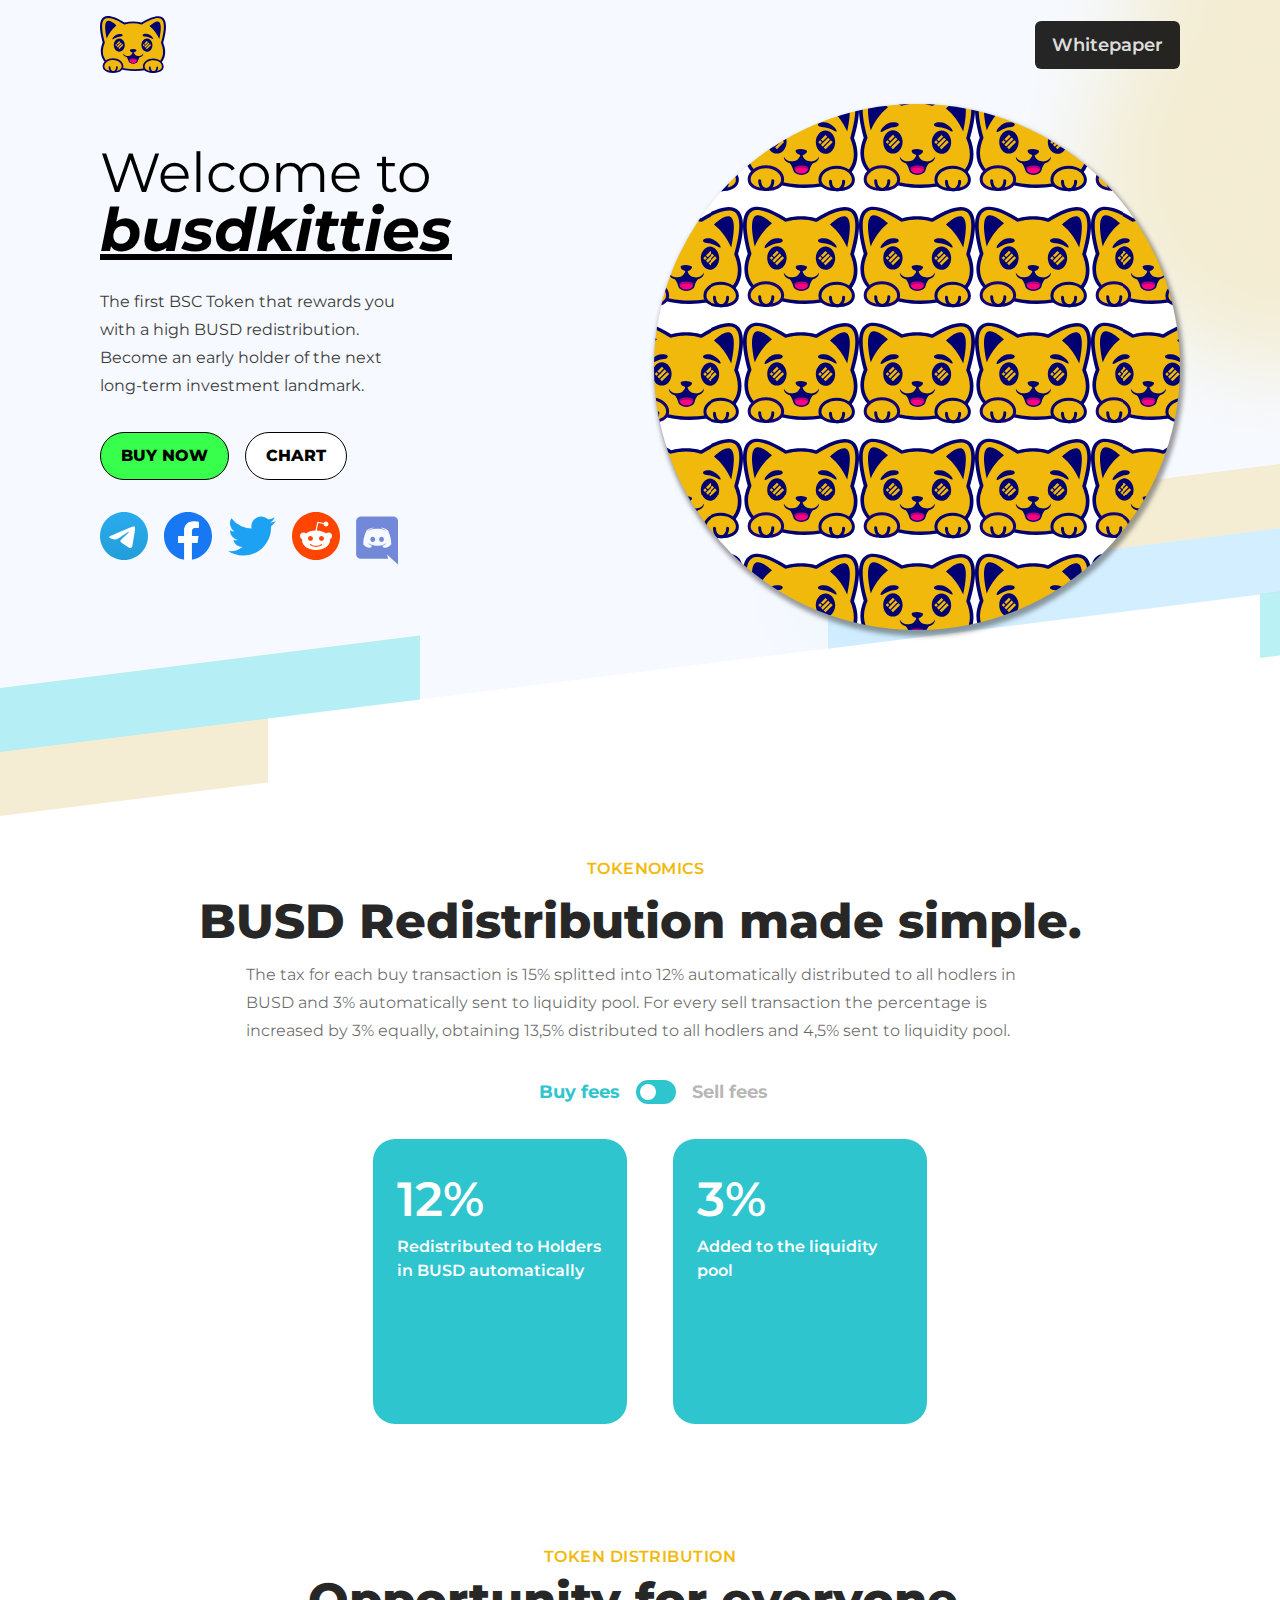
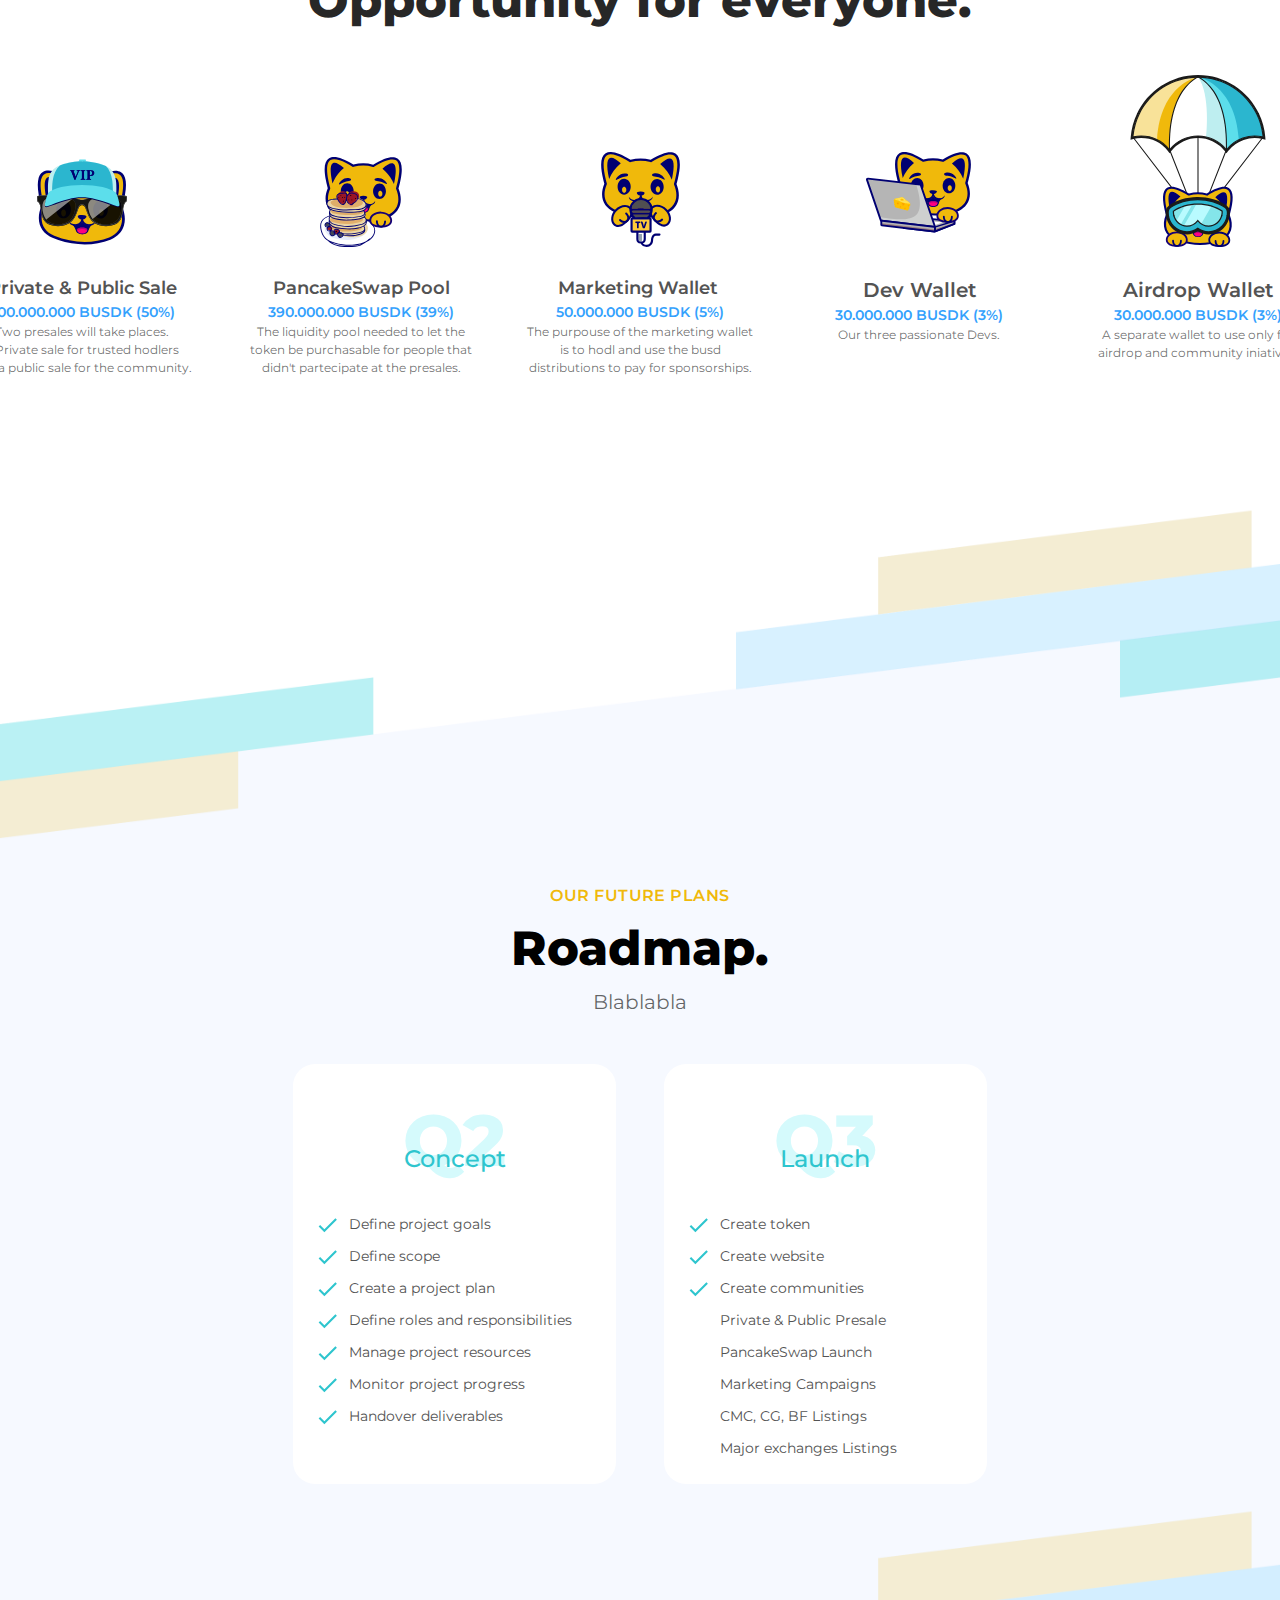
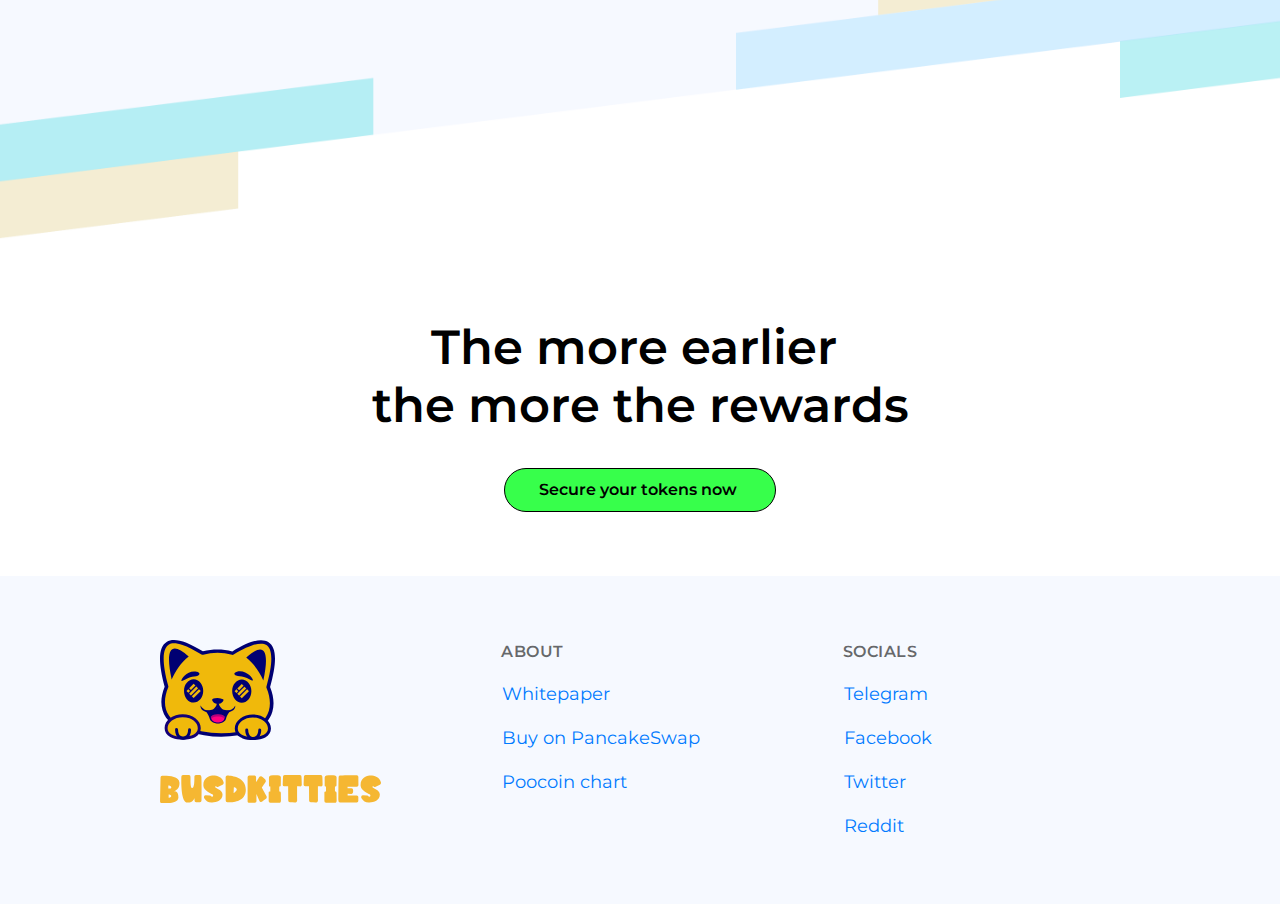
<file: index.html>
<!DOCTYPE html><html><head><meta name="viewport" content="width=device-width"/><meta charSet="utf-8"/><title></title><meta property="og:title" content=""/><meta name="description" property="og:description" content=""/><meta name="next-head-count" content="5"/><link rel="preload" href="/_next/static/css/1ac8286b4255aec5d4c8.css" as="style"/><link rel="stylesheet" href="/_next/static/css/1ac8286b4255aec5d4c8.css" data-n-g=""/><noscript data-n-css=""></noscript><script defer="" nomodule="" src="/_next/static/chunks/polyfills-a54b4f32bdc1ef890ddd.js"></script><script src="/_next/static/chunks/webpack-7422510e69813c6a542c.js" defer=""></script><script src="/_next/static/chunks/framework-64eb7138163e04c228e4.js" defer=""></script><script src="/_next/static/chunks/main-3d49fc9208a45ca951a0.js" defer=""></script><script src="/_next/static/chunks/pages/_app-0cfc91dec71435c0e6bd.js" defer=""></script><script src="/_next/static/chunks/pages/index-417b342bc81032efb35a.js" defer=""></script><script src="/_next/static/0Tu5AhIV9qXyIXM_N9Zjr/_buildManifest.js" defer=""></script><script src="/_next/static/0Tu5AhIV9qXyIXM_N9Zjr/_ssgManifest.js" defer=""></script></head><body><div id="__next"><style>
        body {
          margin: 0;
        }
      </style><div class="plasmic__default_style_plasmic_page_wrapper__rvRY-"><div class="plasmic__default_style_all__208hu plasmic_liretest_root_reset__221RZ PlasmicHomepage_root__JXzEW"><div class="plasmic__default_style_all__208hu PlasmicHomepage_hero__3VGFW"><div class="plasmic__default_style_all__208hu PlasmicHomepage_freeBox__dnhss__RKAq0"><div class="__wab_flex-container"><div class="plasmic__default_style_all__208hu PlasmicHomepage_freeBox__ttd5V__3scKJ"><div class="__wab_flex-container"><img alt="" class="plasmic__default_style_img__23ccE plasmic__default_style_all__208hu PlasmicHomepage_img__lolDr__jTtFL" role="img" src="/plasmic/liretest/images/risorsa1Rank12Svg.svg"/><div class="plasmic__default_style_all__208hu PlasmicHomepage_freeBox__gdRaM__1waOH"><div class="__wab_flex-container"><a class="plasmic__default_style_all__208hu PlasmicHomepage_whitePaper__3E7RX" target="_blank" href="https://pdfhost.io/v/gYHURX~yD_WhitePaperBUSDKitties.pdf"><div class="__wab_flex-container"><div class="plasmic__default_style_all__208hu plasmic__default_style___wab_text__1tCIX PlasmicHomepage_freeBox__cNtVp__2BZ-u">Whitepaper</div></div></a></div></div></div></div></div></div><div class="plasmic__default_style_all__208hu PlasmicHomepage_freeBox__rnR68__2GDPy"><div class="plasmic__default_style_all__208hu PlasmicHomepage_freeBox__lpxPf__2e-FU"><div class="__wab_flex-container"><div class="plasmic__default_style_all__208hu PlasmicHomepage_freeBox__tQasv__31ljb"><div class="__wab_flex-container"><div class="plasmic__default_style_all__208hu PlasmicHomepage_freeBox__dhDld__2LXjE"><div class="__wab_flex-container"><div class="plasmic__default_style_all__208hu plasmic__default_style___wab_text__1tCIX PlasmicHomepage_freeBox__rmLtg__1KNa-">Welcome to</div><div class="plasmic__default_style_all__208hu plasmic__default_style___wab_text__1tCIX PlasmicHomepage_freeBox__eYrLl__T-HJZ"><span><span style="font-style:italic">busdkitties</span></span></div><div class="plasmic__default_style_all__208hu plasmic__default_style___wab_text__1tCIX PlasmicHomepage_freeBox__hbVbq__e_O7V">The first BSC Token that rewards you with a high BUSD redistribution.
Become an early holder of the next 
long-term investment landmark.</div></div></div><div class="plasmic__default_style_all__208hu PlasmicHomepage_freeBox__zXw__2Tv0o"><div class="__wab_flex-container"><a class="plasmic__default_style_all__208hu PlasmicHomepage_link__xnxJe__3x2Z5"><div class="__wab_flex-container"><div class="plasmic__default_style_all__208hu plasmic__default_style___wab_text__1tCIX PlasmicHomepage_freeBox__fa2E6__jW8Nv">BUY NOW</div></div></a><a class="plasmic__default_style_all__208hu PlasmicHomepage_link__dGmN__Dbg9J"><div class="__wab_flex-container"><div class="plasmic__default_style_all__208hu plasmic__default_style___wab_text__1tCIX PlasmicHomepage_freeBox__jh01W__1Lxb3">CHART</div></div></a></div></div><div class="plasmic__default_style_all__208hu PlasmicHomepage_freeBox__pTt6C__2y0SH"><div class="__wab_flex-container"><a class="plasmic__default_style_all__208hu PlasmicHomepage_telegram3__1yYSR" target="_blank" href="https://t.me/BusdKitties"><img alt="" class="plasmic__default_style_img__23ccE plasmic__default_style_all__208hu PlasmicHomepage_telegram2__2Vhry" role="img" src="/plasmic/liretest/images/artboard.svg"/></a><a class="plasmic__default_style_all__208hu PlasmicHomepage_facebook2__2vR_e" target="_blank" href="https://www.facebook.com/groups/284733410072668/?ref=share"><img alt="" class="plasmic__default_style_img__23ccE plasmic__default_style_all__208hu PlasmicHomepage_img__vA8N__3EQat" role="img" src="/plasmic/liretest/images/facebookOriginal.svg"/></a><a class="plasmic__default_style_all__208hu PlasmicHomepage_link__do2Jw__buBCw" target="_blank" href="https://twitter.com/BusdKitties"><svg xmlns="http://www.w3.org/2000/svg" fill="none" viewBox="0 0 48 48" height="1em" width="1em" style="fill:currentcolor" class="plasmic-default__svg plasmic__default_style_all__208hu PlasmicHomepage_svg__wP880__31itW" role="img"><path d="M15.095 43.501c18.113 0 28.02-15.006 28.02-28.02 0-.426 0-.85-.028-1.273A20.036 20.036 0 0048 9.11a19.632 19.632 0 01-5.656 1.55 9.88 9.88 0 004.33-5.447 19.73 19.73 0 01-6.254 2.39 9.857 9.857 0 00-16.783 8.982A27.96 27.96 0 013.341 6.295 9.855 9.855 0 006.39 19.443a9.761 9.761 0 01-4.47-1.233v.125a9.851 9.851 0 007.9 9.654 9.832 9.832 0 01-4.446.169 9.861 9.861 0 009.2 6.839A19.759 19.759 0 010 39.078a27.883 27.883 0 0015.095 4.416" fill="currentColor"></path></svg></a><a class="plasmic__default_style_all__208hu PlasmicHomepage_reddit2__3mGaN" href="https://www.reddit.com/r/BusdKitties/"><img alt="" class="plasmic__default_style_img__23ccE plasmic__default_style_all__208hu PlasmicHomepage_img__oKta4__UUni7" role="img" src="/plasmic/liretest/images/redditOriginal.svg"/></a><a class="plasmic__default_style_all__208hu PlasmicHomepage_discord2__1tePZ" href="https://discord.gg/hbN6B9Ys"><svg xmlns="http://www.w3.org/2000/svg" fill="none" viewBox="0 0 42 48" height="1em" width="1em" style="fill:currentcolor" class="plasmic-default__svg plasmic__default_style_all__208hu PlasmicHomepage_discord__1ho0f" role="img"><path d="M16.656 20.136c-1.368 0-2.448 1.2-2.448 2.664 0 1.464 1.104 2.664 2.448 2.664 1.368 0 2.448-1.2 2.448-2.664.024-1.464-1.08-2.664-2.448-2.664zm8.76 0c-1.368 0-2.448 1.2-2.448 2.664 0 1.464 1.104 2.664 2.448 2.664 1.368 0 2.448-1.2 2.448-2.664 0-1.464-1.08-2.664-2.448-2.664z" fill="currentColor"></path><path d="M37.08 0H4.92C2.208 0 0 2.208 0 4.944v32.448c0 2.736 2.208 4.944 4.92 4.944h27.216l-1.272-4.44 3.072 2.856 2.904 2.688L42 48V4.944C42 2.208 39.792 0 37.08 0zm-9.264 31.344s-.864-1.032-1.584-1.944c3.144-.888 4.344-2.856 4.344-2.856a13.734 13.734 0 01-2.76 1.416c-1.2.504-2.352.84-3.48 1.032-2.304.432-4.416.312-6.216-.024a20.147 20.147 0 01-3.528-1.032 14.065 14.065 0 01-1.752-.816c-.072-.048-.144-.072-.216-.12a.331.331 0 01-.096-.072 8.42 8.42 0 01-.672-.408s1.152 1.92 4.2 2.832c-.72.912-1.608 1.992-1.608 1.992-5.304-.168-7.32-3.648-7.32-3.648 0-7.728 3.456-13.992 3.456-13.992 3.456-2.592 6.744-2.52 6.744-2.52l.24.288c-4.32 1.248-6.312 3.144-6.312 3.144s.528-.288 1.416-.696c2.568-1.128 4.608-1.44 5.448-1.512.144-.024.264-.048.408-.048 1.464-.192 3.12-.24 4.848-.048 2.28.264 4.728.936 7.224 2.304 0 0-1.896-1.8-5.976-3.048l.336-.384s3.288-.072 6.744 2.52c0 0 3.456 6.264 3.456 13.992 0 0-2.04 3.48-7.344 3.648z" fill="currentColor"></path></svg></a></div></div></div></div><div class="plasmic__default_style_all__208hu PlasmicHomepage_freeBox__wDssM__3zuvG"><div class="plasmic__default_style_all__208hu PlasmicHomepage_freeBox__hzow4__304Az"></div></div></div></div></div></div><div class="plasmic__default_style_all__208hu PlasmicHomepage_freeBox__wGftO__1Ayqw"><div class="__wab_flex-container"><label class="plasmic__default_style_all__208hu plasmic_liretest_root_reset__221RZ PlasmicSwitchTokenomics_root__2XEnt __wab_instance PlasmicHomepage_switchTokenomics__13U4n"><div style="border:0;clip:rect(0 0 0 0);clip-path:inset(50%);height:1px;margin:0 -1px -1px 0;overflow:hidden;padding:0;position:absolute;width:1px;white-space:nowrap"><input type="checkbox" role="switch" aria-checked="false"/></div><div class="plasmic__default_style_all__208hu PlasmicSwitchTokenomics_freeBox___5PTWo__3HCJ7"><div class="__wab_flex-container"><div class="plasmic__default_style_all__208hu PlasmicSwitchTokenomics_foreground4__37xOv"><div class="__wab_flex-container"><div class="plasmic__default_style_all__208hu plasmic__default_style___wab_text__1tCIX PlasmicSwitchTokenomics_freeBox__tdaze__1ECfu">TOKENOMICS</div><h2 class="plasmic__default_style_h2__2bvJx plasmic__default_style_all__208hu plasmic__default_style___wab_text__1tCIX PlasmicSwitchTokenomics_h2__2DjnP">BUSD Redistribution made simple.</h2><div class="plasmic__default_style_all__208hu plasmic__default_style___wab_text__1tCIX PlasmicSwitchTokenomics_freeBox__kzGjF__2-5yC">The tax for each buy transaction is 15% splitted into 12% automatically distributed to all hodlers in BUSD and 3% automatically sent to liquidity pool. For every sell transaction the percentage is increased by 3% equally, obtaining 13,5% distributed to all hodlers and 4,5% sent to liquidity pool.</div></div></div><div class="plasmic__default_style_all__208hu PlasmicSwitchTokenomics_box__lqw7t"><div class="__wab_flex-container"><div class="plasmic__default_style_all__208hu PlasmicSwitchTokenomics_labelContainer__26TEK"><div class="__wab_slot PlasmicSwitchTokenomics_slotChildren__3RqT9"><div class="plasmic__default_style_all__208hu plasmic__default_style___wab_text__1tCIX PlasmicHomepage_freeBox__km3Ew__1uszO">Buy fees</div></div></div><div class="plasmic__default_style_all__208hu PlasmicSwitchTokenomics_toggle__3PPnX"><div class="plasmic__default_style_all__208hu PlasmicSwitchTokenomics_track__2Sgpt"></div><div class="plasmic__default_style_all__208hu PlasmicSwitchTokenomics_thumb__sZXXG"></div></div><div class="plasmic__default_style_all__208hu PlasmicSwitchTokenomics_labelContainer2__znSGa"><div class="__wab_slot PlasmicSwitchTokenomics_slotChildren3__15CKD"><div class="__wab_slot-string-wrapper">Sell fees</div></div></div></div></div><div class="plasmic__default_style_all__208hu PlasmicSwitchTokenomics_box2__jCdEV"><div class="__wab_flex-container"><div class="plasmic__default_style_all__208hu PlasmicSwitchTokenomics_freeBox___9S2Tc__3Kc6P"><div class="plasmic__default_style_all__208hu PlasmicSwitchTokenomics_freeBox__n8Z6I__2l3cH"><div class="plasmic__default_style_all__208hu plasmic__default_style___wab_text__1tCIX PlasmicSwitchTokenomics_freeBox___5UvcM__19NCW">12% </div><div class="plasmic__default_style_all__208hu plasmic__default_style___wab_text__1tCIX PlasmicSwitchTokenomics_freeBox__uIgu6__2sHvI">Redistributed to Holders in BUSD automatically</div></div><div class="plasmic__default_style_all__208hu PlasmicSwitchTokenomics_freeBox__dMaKr__1PdpG"><div class="plasmic__default_style_all__208hu plasmic__default_style___wab_text__1tCIX PlasmicSwitchTokenomics_freeBox__gIaVi__3sre7">3% </div><div class="plasmic__default_style_all__208hu plasmic__default_style___wab_text__1tCIX PlasmicSwitchTokenomics_freeBox__qk0Yj__2dncX">Added to the liquidity pool</div></div></div></div></div></div></div></label></div></div><div class="plasmic__default_style_all__208hu PlasmicHomepage_freeBox___4ZiAu__3xMpA"><div class="__wab_flex-container"><div class="plasmic__default_style_all__208hu plasmic__default_style___wab_text__1tCIX PlasmicHomepage_freeBox__pn3TJ__2Np4K">TOKEN DISTRIBUTION</div><h2 class="plasmic__default_style_h2__2bvJx plasmic__default_style_all__208hu plasmic__default_style___wab_text__1tCIX PlasmicHomepage_h2__sqMvg__3H_90">Opportunity for everyone.</h2></div></div><div class="plasmic__default_style_all__208hu PlasmicHomepage_distributionCards__26rSC"><div class="__wab_flex-container"><div class="plasmic__default_style_all__208hu PlasmicHomepage_freeBox___3QWIz__1H0ZR"><div class="__wab_flex-container"><div class="plasmic__default_style_all__208hu PlasmicHomepage_freeBox__tubr0__28k5A"><svg xmlns="http://www.w3.org/2000/svg" viewBox="0 0 905.11 853.47" height="1em" width="1em" class="plasmic-default__svg plasmic__default_style_all__208hu PlasmicHomepage_svg__nxcqg__2sfGd" role="img"><g data-name="Livello 2"><g data-name="Layer 1"><path d="M817.18 735.22c-21.29 23.07-49.4 43.12-85 59.22C607.4 844 457.91 854.15 308.73 821.83a845.65 845.65 0 01-97.18-27.22h-.18q-22-7.59-43.84-16.48-6.3-2.64-12.29-5.51c-30.35-14.51-54.94-32.62-73.87-53.73C24.09 655.3 18 565.12 58.53 469.82c-53-192.7-50.73-312.38 21-340.17 50.11-19.47 134 5.85 256.61 82.27q116.35-32.36 231.67.41c155.82-95.27 249-109.14 289.32-54.53v0c37.16 50.25 29.63 158.48-14.84 314.66 40.86 98.47 38.22 194.06-25.11 262.76z" fill="#f0b90b" stroke="#f0b90b"></path><path d="M218.46 798.74q-3.79-1.27-7.57-2.58a840.132 840.132 0 01-44.12-16.56 261.9 261.9 0 01-12.4-5.56c-30-14.28-55-32.48-74.44-54.1-56.77-63-65.06-151.87-23.34-250.23C.94 267.22 8.2 155.47 78.79 128.12c51.46-20 138.16 7.59 257.65 82 77.26-21.33 155-21.19 231.06.41 107-65.31 187.68-93.75 239.86-84.52 21.74 3.84 39 14.24 51.29 30.9l.45.66c36.08 49.72 31.21 152.74-14.9 314.86 43.51 105.09 34.42 198.78-25.6 263.88-22 23.85-50.8 43.91-85.59 59.64-125.61 49.86-276.42 59.62-424.71 27.5a851 851 0 01-89.84-24.71zM186 138.44c-44.43-14.89-79.78-17.34-105.72-7.26-67.79 26.25-74.5 140.06-19.97 338.24l.14.51-.21.49C18.79 567.8 26.8 655.67 82.8 717.84c19.1 21.27 43.76 39.19 73.3 53.26 3.94 1.89 8 3.73 12.21 5.47A840.02 840.02 0 00212 793a852.84 852.84 0 0097.13 27.2c147.51 32 297.48 22.26 422.28-27.3 34.25-15.49 62.65-35.27 84.32-58.76 59.22-64.24 68-157 24.78-261.08l-.21-.49.15-.51c45.52-159.88 50.6-265.3 15.09-313.33l-.46-.66c-11.71-15.52-28-25.23-48.47-28.85-51.3-9.08-131.31 19.34-237.81 84.46l-.74.45-.85-.24c-75.89-21.71-153.47-21.85-230.57-.4l-.86.24-.74-.46q-86.29-53.8-149.04-74.83z" fill="#650000"></path><path d="M229.38 237.45C164.51 290.28 126.2 350.74 98.06 414.12c-55.84-255.9 5.05-290.76 131.32-176.67zM673 245.71c65 52.65 103.42 113 131.7 176.31C860 166 799 131.26 673 245.71z" fill="#000072"></path><path d="M214.48 809.24q-26.54-8.89-52.75-19.56C29.78 733.95-15.12 611.33 43.77 469-8.6 276.84-3.68 164.44 58.79 125.48 113 91.65 204.59 115.36 338.55 198c75.84-19.94 152.12-19.81 226.94.39 134.31-81.22 225.84-104 279.64-69.87 62.06 39.43 66 151.74 11.87 343.31 27.9 69 33.94 134.67 17.45 190.25C855.72 725.13 810 773.5 738.5 805.81l-.64.27C581 868.39 393 869.05 214.48 809.24zm-32.75-660.35C134.12 132.94 98 132 74.83 146.42c-35.33 22-64.45 95.48-2.63 320.33a11.56 11.56 0 01-.52 7.63C15.39 606.62 53.46 715.85 173.51 766.56c186.18 75.81 387.64 81.79 552.67 16.36C849.17 727.15 886.67 615.66 829 477a11.57 11.57 0 01-.45-7.64c63.82-224.11 35.39-297.73.3-320-42.6-27.06-130.19-1.66-253.2 73.55a15.4 15.4 0 01-12.17 1.6c-73.49-21-148.6-21.15-223.23-.38a15.39 15.39 0 01-12.17-1.69c-56.53-35.31-105.64-59.91-146.35-73.55zm550.46 645.55z" fill="#000072"></path><path d="M712.69 503.73c-.23 49.3-33.57 89.14-74.47 89s-73.86-40.25-73.63-89.55 33.57-89.14 74.47-89 73.86 40.25 73.63 89.55z" fill="#000072"></path><path d="M671.66 531.95c-.07 18.9-10.83 34.16-24 34.09s-23.86-15.44-23.79-34.33 10.83-34.16 24-34.09 23.86 15.43 23.79 34.33z" fill="#f0b90b" stroke="#f0b90b"></path><path d="M193.22 501.68C193 551 226 591.08 266.85 591.23s74.24-39.68 74.47-89-32.74-89.39-73.63-89.55-74.24 39.7-74.47 89z" fill="#000072"></path><path d="M243.35 537.06c-.07 18.9 10.58 34.27 23.79 34.33s24-15.2 24-34.09-10.55-34.3-23.75-34.3-23.97 15.16-24.04 34.06z" fill="#f0b90b" stroke="#f0b90b"></path><path d="M724.24 420.58c5.88-7.13-46.24-84.67-123-66.93-28.12 6.5-22.77 24.93-6.2 30.59 15.77 5.39 39.89 4.73 60.09 10.69 39.39 11.61 63.23 32.78 69.11 25.65zm-550.84 3.74c-6.42-7 39.75-85.81 117.78-70.1 28.58 5.75 24.64 24.3 8.52 30.4-15.34 5.8-39.49 5.78-59.22 12.26-38.48 12.64-60.66 34.41-67.08 27.44zm368.82 232.85c-.66.66-22.31 22.11-30.59 56.66-8.42 35.08-57.36 34.77-57.36 34.77s-48.94.31-57.36-34.77c-8.28-34.55-29.93-56-30.59-56.66 1.55.31 62.33 12.54 87.66-24.9h.58c25.32 37.44 86.11 25.21 87.66 24.9z" fill="#000072"></path><path d="M511.63 708.26c-8.42 43.36-57.36 43-57.36 43s-48.94.38-57.36-43c0 0 7.68-26.19 57.36-26.19s57.36 26.19 57.36 26.19z" fill="#ff0080"></path><path d="M454.27 698.49c34.46 0 48.71 12.6 54.2 20.32a54.44 54.44 0 003.16-10.54s-7.68-26.19-57.36-26.19-57.36 26.19-57.36 26.19a54.45 54.45 0 003.16 10.54c5.49-7.72 19.74-20.32 54.2-20.32z" fill="#000072" opacity=".3"></path><path d="M454.23 753c-1.19 0-54.26-.37-63.38-38.45-8-33.52-29.29-54.58-29.5-54.79a3.45 3.45 0 01-.07-5.16 7.64 7.64 0 016.81-1.7c2.32.48 57.32 11.46 80.34-22.57a6.74 6.74 0 015.58-2.5h.59a6.74 6.74 0 015.58 2.5c23 34 78 23.05 80.35 22.57a7.64 7.64 0 016.81 1.71 3.45 3.45 0 01-.08 5.16c-.21.2-21.46 21.26-29.49 54.79-9.17 38.08-62.23 38.44-63.54 38.44zm0-8.85c2.35 0 43.9-.44 51.25-31.09a132.7 132.7 0 0124.17-49.86c-19.54 1.47-54.53.37-75.42-22.34-20.88 22.71-55.87 23.81-75.42 22.34A132.7 132.7 0 01403 713.08c7.34 30.65 48.89 31.09 51.17 31.09z" fill="#000072"></path><path d="M462.8 608.53c-.33 1.43-.58 2.28-.9 3.35s-.63 2-1 3c-.67 2-1.43 3.88-2.27 5.77a83.44 83.44 0 01-5.83 10.89 75.58 75.58 0 01-16.59 18.63c-13.13 10.74-30.26 16-46.41 16.17-2 0-4.06.08-6.06-.09l-6-.46a82.43 82.43 0 01-11.9-1.79c-7.86-1.94-15.73-4.61-22.69-9.14-14.15-8.39-24.19-24.19-23.07-40a.34.34 0 01.63-.14 97.9 97.9 0 006 9.23c1.11 1.41 2.16 2.81 3.34 4.1.58.65 1.14 1.31 1.68 2l1.82 1.82a65.09 65.09 0 0015.95 11.89c11.75 6.16 25.9 7.28 39.47 6.56a70.8 70.8 0 0019.32-4.22c1.54-.51 3-1.27 4.46-1.89s2.88-1.43 4.23-2.29a52.19 52.19 0 007.86-5.48 64.14 64.14 0 0012.74-14.53 74.93 74.93 0 004.79-8.58c.68-1.49 1.37-3 2-4.49.3-.75.59-1.51.84-2.24s.53-1.61.65-2l.17-.56a8.66 8.66 0 0116.73 4.45z" fill="#000072"></path><path d="M462.81 604.66c.11.37.39 1.29.64 2s.54 1.5.84 2.25c.59 1.51 1.27 3 1.95 4.49A74.82 74.82 0 00471 622a64.12 64.12 0 0012.7 14.56 52.12 52.12 0 007.85 5.51c1.35.87 2.81 1.54 4.22 2.31s2.91 1.39 4.45 1.9a70.8 70.8 0 0019.3 4.28c13.57.76 27.73-.31 39.5-6.44a65.09 65.09 0 0016-11.84l1.83-1.82c.54-.66 1.11-1.31 1.69-2 1.19-1.29 2.24-2.68 3.36-4.09a97.87 97.87 0 006.06-9.21.34.34 0 01.63.14c1.08 15.77-9 31.54-23.19 39.88-7 4.51-14.85 7.15-22.71 9.07a82.59 82.59 0 01-11.95 1.75l-6 .44c-2 .16-4 0-6.06.07-16.16-.24-33.27-5.53-46.36-16.32a75.55 75.55 0 01-16.54-18.68 83.4 83.4 0 01-5.78-10.88c-.83-1.88-1.58-3.8-2.25-5.77-.34-1-.66-2-1-3s-.56-1.93-.89-3.35a8.66 8.66 0 0116.73-4.43z" fill="#000072"></path><path d="M452.79 603.06c30.57.81 52.25-27.89 42.18-36.42-4-3.41-11.33-5.82-18.64-7.47a113.38 113.38 0 00-44.07-1.17c-7.41 1.27-14.86 3.29-19.11 6.48-10.63 7.98 9.07 37.77 39.64 38.58z" fill="#000072"></path><g fill-rule="evenodd" data-name="2"><path d="M902.78 367.14c-52.79-8.93-101-4.6-144.29-4.6-8.59 0-17 0-25.34.1q-10.7.06-21.11.09c-46.67.06-89.43 4.37-127.11 12.84-16.52 3.72-32.65 9-48.26 14.14-23.25 7.63-47.3 15.51-71.33 17.63-2.79.25-5.65.4-8.52.46v-.09l-4.2.09-4.37-.07v.07c-2.81-.06-5.61-.22-8.34-.46-24-2.12-48.07-10-71.35-17.64-15.59-5.12-31.72-10.42-48.24-14.14-37.67-8.46-80.44-12.78-127.11-12.84-8.87 0-17.9-.1-27.1-.18-10.21-.1-20.77-.2-31.5-.2-37.25 0-82-4.6-131.38 3.76l-3.23.56 4.34 55.86c24.9 11.28 32.09 59.36 36.25 92.67l.45 3.61c1.52 12.07 3 23.47 5.3 33.36 8 34 19.84 58.11 37.2 76 24.73 25.4 73.52 41.21 127.32 41.28h.3c31.95 0 63.22-5.69 88.05-16 59.53-24.82 84.14-67.63 108.73-138 .67-1.92 1.36-3.94 2.07-6 5.9-17.28 14-41 24.94-45.83a45.36 45.36 0 0113.31-3.82v.07l4.37-.22 4.37.17a45.38 45.38 0 0113.3 3.82c11 4.87 19 28.54 24.94 45.82.71 2.1 1.4 4.13 2.07 6 24.59 70.32 49.2 113.13 108.73 137.95 24.83 10.33 56.11 16 88.05 16h.3c53.8-.07 102.59-15.89 127.33-41.29 17.35-17.85 29.16-42 37.19-76 2.34-9.88 3.77-21.29 5.29-33.36l.68-5.45C869 480.54 876 433.06 900.43 422l4.68-54.46zM381.6 511c-13.06 56.6-33.5 95-80.52 119-74 37.7-163.67 23.33-207.14-27.34-.86-1-1.68-2-2.48-3a102.5 102.5 0 01-7.27-10.17c-21.35-34-42.75-113-21-160.9C81.78 387.56 130 376.17 195.2 373.1c55.59-2.63 117.65 4.35 156.26 27.11q1.32.75 2.58 1.55c15.66 9.77 27.13 22.32 32.22 38.08 7.74 23.94-.15 51.75-4.66 71.16zm439.45 79.9c-36.29 57.37-130.43 83.1-215.24 41.74a137.52 137.52 0 01-46.28-36C539.43 572.45 527 541.1 519 503.35c-23.62-111.63 61.6-125.52 166.53-130.46 50-2.38 97.92 4.88 128.05 24A74.48 74.48 0 01835 416.64c30.3 42.98 11.2 134.46-13.94 174.23z"></path><path d="M901.86 367c-52.79-8.93-100.11-10.16-143.38-10.16-8.59 0-17 0-25.34.1q-10.7.06-21.11.09c-46.67.06-89.43 4.37-127.11 12.84-16.52 3.72-32.65 9-48.26 14.14-23.25 7.63-47.3 15.51-71.33 17.63-2.79.25-5.65.4-8.52.46v-.1l-4.2.09-4.37-.07v.07c-2.81-.06-5.61-.22-8.34-.46-24-2.12-48.07-10-71.35-17.64-15.59-5.12-31.72-10.42-48.24-14.14-37.67-8.46-80.44-12.78-127.11-12.84-8.87 0-17.9-.1-27.1-.18-10.21-.1-20.77-.2-31.5-.2-37.25 0-82 1.13-131.38 9.48l-3.22.55.07 3.34c.17 7.87 1.48 24.32 3.91 48.89l.36 3.69 2 .91c24.9 11.28 30.08 52.73 34.24 86l.45 3.61c1.52 12.07 3 23.47 5.3 33.36 8 34 19.84 58.11 37.2 76 24.73 25.39 73.52 41.21 127.32 41.28h.3c31.95 0 63.22-5.69 88.05-16 59.53-24.82 84.14-67.63 108.73-138 .67-1.92 1.36-3.94 2.07-6 5.9-17.28 14-41 24.94-45.83a45.36 45.36 0 0113.32-3.91v.07l4.37-.22 4.37.17a45.4 45.4 0 0113.3 3.82c11 4.87 19 28.54 24.94 45.82.71 2.1 1.4 4.13 2.07 6C521.91 580 546.52 622.85 606 647.67c24.83 10.33 56.11 16 88.05 16h.3c53.8-.07 102.59-15.89 127.33-41.29 17.35-17.85 29.16-42 37.19-76 2.34-9.88 3.77-21.29 5.29-33.36l.68-5.45C869 474.81 874 434 898.42 422.9l2-.91.21-2.2c.07-.69.23-2.22.47-4.33 1.11-10.16 3.7-34 3.93-44.64l.07-3.29zM381.6 511c-13.06 56.6-33.5 95-80.52 119-74 37.7-163.67 23.33-207.14-27.34-.86-1-1.68-2-2.48-3a102.5 102.5 0 01-7.27-10.17c-21.35-34-42.75-113-21-160.9C81.78 387.56 130 376.17 195.2 373.1c55.59-2.63 117.65 4.35 156.26 27.11q1.32.75 2.58 1.55c15.66 9.77 27.13 22.32 32.22 38.08 7.74 23.94-.15 51.75-4.66 71.16zm439.45 79.9c-36.29 57.37-130.43 83.1-215.24 41.74a137.52 137.52 0 01-46.28-36C539.43 572.45 527 541.1 519 503.35c-23.62-111.63 61.6-125.52 166.53-130.46 50-2.38 97.92 4.88 128.05 24A74.48 74.48 0 01835 416.64c30.3 42.98 11.2 134.46-13.94 174.23z" fill="#706f6f"></path><path d="M712 360.83c-46.38.06-88.86 4.34-126.27 12.74-16.24 3.65-32.33 8.93-47.89 14-23.47 7.7-47.73 15.66-72.2 17.81-3.75.33-7.6.5-11.43.51H451c-3.83 0-7.68-.17-11.43-.51-24.47-2.16-48.74-10.12-72.2-17.81-15.56-5.11-31.65-10.39-47.89-14-37.41-8.4-79.89-12.69-126.27-12.74-55.74-.07-117.6-3.09-189.33 9 .27 12.72 3.65 46.06 4 50.09 27.81 12.6 32.58 58.35 36.9 92.64 1.51 12 2.94 23.3 5.22 33 7.86 33.28 19.38 56.85 36.22 74.18 24 24.68 71.78 40.06 124.6 40.13 31.56 0 62.41-5.55 86.89-15.73 58.2-24.27 82.37-66.41 106.6-135.68.66-1.9 1.35-3.92 2.06-6 6.47-19 14.52-42.54 27-48.08a45.39 45.39 0 0118.32-4.38h1.9a45.39 45.39 0 0118.28 4.34c12.48 5.55 20.54 29.13 27 48.08.71 2.09 1.39 4.1 2.06 6 24.23 69.28 48.39 111.42 106.6 135.68 24.47 10.19 55.33 15.77 86.89 15.73 52.8-.02 100.58-15.4 124.58-40.08 16.84-17.33 28.35-40.9 36.22-74.18 2.29-9.66 3.71-21 5.22-33 4.32-34.3 8.6-80.58 36.41-93.18.39-4 4.11-36 4.38-48.68-71.74-12.1-133.44-9.95-189.23-9.88zM381.6 511c-13.06 56.6-33.5 95-80.52 119-74 37.7-163.67 23.33-207.14-27.34-.86-1-1.68-2-2.48-3a102.5 102.5 0 01-7.27-10.17c-21.35-34-42.75-113-21-160.9C81.78 387.56 130 376.17 195.2 373.1c55.59-2.63 117.65 4.35 156.26 27.11q1.32.75 2.58 1.55c15.66 9.77 27.13 22.32 32.22 38.08 7.74 23.94-.15 51.75-4.66 71.16zm439.45 79.9c-36.29 57.37-130.43 83.1-215.24 41.74a137.52 137.52 0 01-46.28-36C539.43 572.45 527 541.1 519 503.35c-23.62-111.63 61.6-125.52 166.53-130.46 50-2.38 97.92 4.88 128.05 24A74.48 74.48 0 01835 416.64c30.3 42.98 11.2 134.46-13.94 174.23z" fill="#161614"></path><path d="M381.6 511c-13.06 56.6-33.5 95-80.52 119-74 37.7-163.67 23.33-207.14-27.34-.86-1-1.68-2-2.48-3a102.5 102.5 0 01-7.27-10.17c-21.35-34-42.75-113-21-160.9C81.78 387.56 130 376.17 195.2 373.1c55.59-2.63 117.65 4.35 156.26 27.11q1.32.75 2.58 1.55c15.66 9.77 27.13 22.32 32.22 38.08 7.74 23.94-.15 51.75-4.66 71.16zm439.46 79.87c-36.29 57.37-130.43 83.1-215.24 41.74a137.52 137.52 0 01-46.28-36C539.43 572.45 527 541.1 519 503.35c-23.62-111.63 61.6-125.52 166.53-130.46 50-2.38 97.92 4.88 128.05 24A74.48 74.48 0 01835 416.64c30.3 42.98 11.2 134.46-13.94 174.23z" opacity=".9"></path><path d="M351.46 400.21L93.93 602.66c-.86-1-1.68-2-2.48-3a102.5 102.5 0 01-7.27-10.17c-21.35-34-42.75-113-21-160.9 18.6-41.03 66.82-52.42 132.02-55.49 55.59-2.63 117.65 4.35 156.26 27.11zm462.12-3.34l-254 199.7C539.43 572.45 527 541.1 519 503.35c-23.62-111.63 61.6-125.52 166.53-130.46 50.02-2.38 97.92 4.89 128.05 23.98z" style="mix-blend-mode:soft-light&quot;" fill="#fff" opacity=".5"></path></g><path d="M454.82 12.44v.14c320.89 30.54 350.26 112.91 342.62 327-169.61-96.19-516.82-96.19-686.44 0-7.64-214.07 21.73-296.44 342.79-327v-.14l.51.14z" fill="#beeef0" fill-rule="evenodd"></path><path d="M468.41 14c102.72 10.5 174.2 26.81 223.78 51.55 60.27 57.9 71.65 153.26 71 256.91C598.8 250 319.34 249 152.1 319.52c-.68-106.42 12.05-203.71 77.9-260.37 49.61-21.7 118.88-36.07 215-45.74a53.47 53.47 0 0012.56 2.49 48.78 48.78 0 0010.85-1.9z" fill="#2bb6cf" fill-rule="evenodd"></path><path d="M431.73 15.89h51.78c5.43 0 9.85-3.59 9.85-7.88 0-4.42-4.41-8-9.85-8h-51.78c-5.43 0-9.85 3.59-9.85 8 0 4.28 4.41 7.88 9.85 7.88z" fill="#5cdeeb" fill-rule="evenodd"></path><path d="M797.45 349a371.24 371.24 0 0127.17 84c10.53 51.13 8 56.39-56.71 32.34-277.43-103-358.08-103.79-627.35 0-64.19 24.71-67.24 18.77-56.72-32.34 5.77-27.92 14.09-55.83 27.17-84 98.14-111.39 580.15-111.8 686.44 0z" fill="#02024f" fill-rule="evenodd"></path><path d="M797.45 339.55a372.4 372.4 0 0127.17 83.89c10.53 51.27 8.15 56.25-56.71 32.48-277.43-102-358.08-102.13-627.35 0-64.35 24.46-67.24 18.8-56.71-32.48 5.77-27.78 14.09-55.69 27.17-83.89 98.14-111.39 580.15-111.8 686.44 0z" fill="#5cdeeb" fill-rule="evenodd"></path><path d="M377.37 203.53l-.14-.39c-3.91-10.89-22.76-60.66-29-76.33-4.41-10.66-6.08-12.83-15.3-13.68l-.54-.05v-6.5h45.4l-.18 6.48-.5.07c-5.11.7-8 1.32-8.76 2.56-.57 1 0 2.59 1 5.18l4.11 11.13c5 13.65 11.78 32.12 15.65 42.23 8.26-19.74 16-39.07 19.26-48.44 1.62-4.46 2.39-7.58 1.27-9.37s-4-2.63-10.34-3.31l-.53-.06v-6.49h35.68v6.49l-.53.06c-9.07 1-11.93 1.86-17.48 15.71-1.37 3.4-3.7 9.1-6.6 16.16-6.78 16.55-16.08 39.22-23.53 58.15l-.15.38zm61.96-1.59v-6.5l.54-.05c10.61-1 11.78-1.49 11.78-13.46v-55.2c0-12-1.33-12.77-11.77-13.6h-.55v-6.51h46v6.5l-.54.05c-10.44 1-11.78 1.56-11.78 13.6v55.2c0 11.82 1.17 12.34 11.78 13.46l.53.06v6.49zm57.07 0v-6.48l.52-.06c10.45-1.26 11.79-1.42 11.79-13.32v-55.35c0-12-1.48-12.91-11.76-13.6h-.56v-6.51h41.74c11.44 0 20.32 2 26.4 6 7.79 5.14 11.57 12.41 11.57 22.23 0 20.79-17.58 30.43-33.91 30.59a36.83 36.83 0 01-4.44-.3l-7.72-2v18.93c0 11.66.49 12.16 13.07 13.31h.54v6.5zm33.65-46a18.81 18.81 0 007.08 1.23c4 0 16.93-1.62 16.93-22.44 0-18.26-11.06-21-17.66-21-3.21 0-4.67.82-5.26 1.31-.77.66-1.09 1.83-1.09 4z" fill="#000072"></path><path d="M433.86 112.54c-9.56 1-12.46 2.32-18 16.08-4.49 11.15-19.4 47.08-30.13 74.32h-8c-4.06-11.3-22.89-61-29-76.35-4.49-10.87-6.38-13.18-15.8-14.05v-5.36h44.19l-.15 5.36c-10.58 1.45-10.58 2.47-8.26 8.55 4.49 12.17 15.35 42 20.27 54.76 8.69-20.72 16.52-40.42 19.85-49.84 3.62-10 2.61-12.17-9.56-13.47v-5.36h34.48zm6.07 88.8V196c11-1 12.32-1.88 12.32-14.05v-55.21c0-12.17-1.45-13.33-12.32-14.2v-5.36h44.77v5.36c-10.87 1-12.32 2-12.32 14.2v55.19c0 12 1.3 12.89 12.32 14.05v5.36zm98.21-94.16c11.45 0 20.14 2 26.08 5.94 7.24 4.78 11.3 11.73 11.3 21.73 0 21-17.82 29.84-33.32 30a36.23 36.23 0 01-4.35-.29l-8.4-2.17v19.7c0 12.17 1 12.75 13.61 13.91v5.36H497V196c10.86-1.31 12.32-1.74 12.32-13.91v-55.35c0-12.17-1.45-13.47-12.32-14.2v-5.36zm-8.69 49.11a18.55 18.55 0 007.68 1.44c6.66 0 17.53-3.91 17.53-23 0-16.22-8.84-21.58-18.25-21.58-3 0-4.78.73-5.65 1.45s-1.3 2.32-1.3 4.49z" fill="#000072"></path></g></g></svg></div><div class="plasmic__default_style_all__208hu PlasmicHomepage_freeBox__sPSvF__3WCgg"><div class="plasmic__default_style_all__208hu plasmic__default_style___wab_text__1tCIX PlasmicHomepage_freeBox__hTqGo__2O93f">Private &amp; Public Sale</div><div class="plasmic__default_style_all__208hu plasmic__default_style___wab_text__1tCIX PlasmicHomepage_freeBox___3MOfV__1S4d6">500.000.000 BUSDK (50%)</div><div class="plasmic__default_style_all__208hu plasmic__default_style___wab_text__1tCIX PlasmicHomepage_freeBox___38GHj__38bkw">Two presales will take places.
A Private sale for trusted hodlers 
and a public sale for the community.</div></div></div></div><div class="plasmic__default_style_all__208hu PlasmicHomepage_freeBox__vDrp__1llPb"><div class="__wab_flex-container"><div class="plasmic__default_style_all__208hu PlasmicHomepage_freeBox___3Yk17__2aHr0"><svg xmlns="http://www.w3.org/2000/svg" viewBox="0 0 918.41 1013.37" height="1em" width="1em" class="plasmic-default__svg plasmic__default_style_all__208hu PlasmicHomepage_svg__y3I8F__mO94e" role="img"><g data-name="Livello 2"><g data-name="Layer 1"><path d="M842.37 611.76c-20.85 22.6-48.38 42.23-83.24 58-122.21 48.53-268.63 58.48-414.74 26.83a828.24 828.24 0 01-95.18-26.66h-.18q-21.59-7.44-42.94-16.14-6.17-2.58-12-5.4c-29.72-14.16-53.8-31.92-72.35-52.58-56.13-62.32-62.14-150.65-22.41-243.99C47.4 163.09 49.65 45.88 119.89 18.65 169-.41 251.16 24.38 371.22 99.23q114-31.69 226.9.4C750.73 6.32 842-7.26 881.48 46.22v0c36.39 49.22 29 155.22-14.53 308.19 40.05 96.44 37.45 190.07-24.58 257.35z" fill="#f0b90b" stroke="#f0b90b"></path><path d="M256 674q-3.72-1.25-7.42-2.52c-14.5-5-29-10.42-43.21-16.22a261.19 261.19 0 01-12.14-5.45c-29.36-14-53.89-31.81-72.9-53C64.7 535.07 56.59 448 97.44 351.72 42.94 153.4 50 43.95 119.18 17.16c50.4-19.59 135.31 7.43 252.35 80.28 75.67-20.89 151.8-20.75 226.31.4C702.61 33.87 781.65 6 832.75 15.06 854 18.82 870.93 29 883 45.32l.44.65c35.34 48.7 30.57 149.59-14.6 308.38 42.6 102.93 33.7 194.65-25.08 258.45-21.55 23.36-49.75 43-83.82 58.41-123 48.86-270.73 58.42-416 27A833.45 833.45 0 01256 674zM224.15 27.26c-43.51-14.58-78.13-17-103.54-7.11-66.36 25.72-72.93 137.18-19.52 331.28l.14.5-.2.48c-40.6 95.38-32.76 181.45 22.09 242.33 18.7 20.83 42.86 38.38 71.79 52.16 3.86 1.85 7.88 3.66 12 5.36a826.975 826.975 0 0042.82 16.1A835.28 835.28 0 00344.81 695c144.48 31.3 291.36 21.8 413.59-26.74 33.54-15.17 61.36-34.54 82.58-57.55C899 547.8 907.61 457 865.25 355l-.2-.48.14-.5C909.78 197.44 914.75 94.2 880 47.16l-.45-.64c-11.47-15.2-27.43-24.71-47.47-28.26C781.81 9.37 703.44 37.2 599.13 101l-.72.44-.84-.24c-74.33-21.26-150.31-21.4-225.82-.4l-.84.23-.72-.45q-84.54-52.71-146.04-73.32z" fill="#650000"></path><path d="M266.67 124.24c-63.53 51.74-101.06 111-128.61 173-54.7-250.6 4.94-284.75 128.61-173zm434.52 8.09C764.83 183.89 802.48 243 830.17 305c54.16-250.77-5.56-284.76-128.98-172.67z" fill="#000072"></path><path d="M252.08 684.26q-26-8.71-51.66-19.16C71.18 610.51 27.2 490.43 84.88 351 33.59 162.81 38.41 52.74 99.6 14.58c53.13-33.14 142.8-9.91 274 71 74.28-19.53 149-19.4 222.27.39C727.41 6.42 817.05-15.93 869.74 17.53c60.79 38.62 64.6 148.62 11.63 336.24 27.33 67.55 33.25 131.9 17.09 186.33-18.34 61.78-63.14 109.15-133.14 140.8l-.62.26c-153.64 61.03-337.75 61.68-512.62 3.1zM220 37.51c-46.63-15.62-82-16.58-104.71-2.42-34.6 21.58-63.13 93.52-2.57 313.73a11.32 11.32 0 01-.51 7.47C57.09 485.81 94.37 592.79 212 642.45c182.35 74.25 379.66 80.11 541.29 16C873.7 603.86 910.43 494.66 854 358.83a11.33 11.33 0 01-.44-7.48c62.51-219.5 34.66-291.6.29-313.43-41.72-26.5-127.51-1.62-248 72a15.08 15.08 0 01-11.92 1.56c-72-20.59-145.54-20.71-218.64-.37a15.08 15.08 0 01-11.92-1.66C308 74.95 259.88 50.86 220 37.51zm539.13 632.25z" fill="#000072"></path><path d="M740 385c-.23 48.29-32.88 87.31-72.93 87.15s-72.31-39.38-72.07-87.67 32.88-87.31 72.93-87.15S740.26 336.75 740 385z" fill="#000072"></path><path d="M699.85 412.67c-.07 18.51-10.61 33.46-23.54 33.39s-23.37-15.12-23.3-33.63S663.62 379 676.55 379s23.37 15.17 23.3 33.67z" fill="#f0b90b" stroke="#f0b90b"></path><path d="M231.25 383c-.23 48.29 32.06 87.55 72.12 87.71s72.71-38.87 72.93-87.15-32.06-87.56-72.11-87.68-72.71 38.87-72.94 87.12z" fill="#000072"></path><path d="M280.36 417.68c-.07 18.51 10.37 33.56 23.3 33.63s23.47-14.89 23.54-33.39-10.37-33.56-23.3-33.63-23.48 14.88-23.54 33.39z" fill="#f0b90b" stroke="#f0b90b"></path><path d="M751.35 303.6c5.76-7-45.29-82.93-120.46-65.55-27.54 6.37-22.3 24.41-6.07 30 15.44 5.28 39.07 4.63 58.86 10.47 38.55 11.33 61.9 32.06 67.67 25.08zm-539.51 3.66c-6.29-6.83 38.93-84 115.35-68.66 28 5.63 24.13 23.8 8.35 29.77-15 5.68-38.68 5.66-58 12-37.66 12.4-59.41 33.72-65.7 26.89zm361.23 228.06c-.65.65-21.85 21.66-30 55.49-8.25 34.36-56.18 34.05-56.18 34.05s-47.93.3-56.18-34.05c-8.11-33.84-29.31-54.84-30-55.49 1.52.3 61.05 12.28 85.85-24.39h.57c24.87 36.67 84.42 24.69 85.94 24.39z" fill="#000072"></path><path d="M543.11 585.36c-8.25 42.47-56.18 42.09-56.18 42.09s-47.93.38-56.18-42.09c0 0 7.52-25.65 56.18-25.65s56.18 25.65 56.18 25.65z" fill="#ff0080"></path><path d="M486.93 575.79c33.75 0 47.7 12.34 53.09 19.9a53.32 53.32 0 003.09-10.32s-7.52-25.65-56.18-25.65-56.18 25.65-56.18 25.65a53.33 53.33 0 003.09 10.32c5.39-7.57 19.34-19.9 53.09-19.9z" fill="#000072" opacity=".3"></path><path d="M486.9 629.2c-1.17 0-53.14-.37-62.08-37.66-7.87-32.83-28.68-53.46-28.89-53.66a3.38 3.38 0 01-.07-5.05 7.49 7.49 0 016.67-1.67c2.27.47 56.14 11.23 78.69-22.1a6.6 6.6 0 015.46-2.45h.58a6.6 6.6 0 015.46 2.45c22.54 33.33 76.41 22.58 78.7 22.1a7.49 7.49 0 016.67 1.68 3.38 3.38 0 01-.08 5c-.21.2-21 20.83-28.89 53.66-8.97 37.33-60.94 37.7-62.22 37.7zm0-8.67c2.3 0 43-.43 50.19-30.45a130 130 0 0123.67-48.83c-19.14 1.44-53.41.36-73.86-21.88-20.45 22.24-54.72 23.32-73.86 21.88a130 130 0 0123.67 48.83c7.19 30 47.88 30.45 50.12 30.45z" fill="#000072"></path><path d="M495.29 487.68c-.33 1.4-.57 2.23-.88 3.28s-.61 2-.95 2.93c-.66 1.93-1.4 3.8-2.22 5.65a81.72 81.72 0 01-5.71 10.67 74 74 0 01-16.25 18.24c-12.86 10.52-29.63 15.66-45.46 15.84-2 0-4 .07-5.93-.09l-5.87-.45a80.73 80.73 0 01-11.7-1.75c-7.7-1.9-15.4-4.51-22.22-9-13.86-8.22-23.7-23.69-22.59-39.13a.33.33 0 01.62-.14 95.88 95.88 0 005.91 9c1.09 1.38 2.11 2.75 3.27 4 .56.64 1.12 1.28 1.65 1.93l1.78 1.79a63.75 63.75 0 0015.62 11.65c11.5 6 25.37 7.13 38.66 6.43a69.34 69.34 0 0018.98-4.04c1.51-.5 2.91-1.25 4.37-1.85s2.82-1.4 4.14-2.25a51.12 51.12 0 007.7-5.37 62.82 62.82 0 0012.48-14.23 73.39 73.39 0 004.7-8.4c.67-1.46 1.34-2.92 1.92-4.39a49.25 49.25 0 001.46-4.13l.17-.55a8.48 8.48 0 0116.38 4.36z" fill="#000072"></path><path d="M495.29 483.89c.11.36.39 1.26.63 1.93s.53 1.47.82 2.2c.57 1.48 1.24 2.94 1.91 4.4a73.28 73.28 0 004.67 8.42 62.8 62.8 0 0012.44 14.27 51 51 0 007.68 5.4c1.32.85 2.75 1.51 4.14 2.26s2.85 1.36 4.36 1.86a69.34 69.34 0 0018.91 4.2c13.29.75 27.16-.31 38.68-6.31a63.75 63.75 0 0015.65-11.6l1.79-1.78c.53-.64 1.09-1.28 1.66-1.92 1.16-1.26 2.19-2.63 3.29-4a95.86 95.86 0 005.93-9 .33.33 0 01.62.14c1.06 15.44-8.83 30.89-22.71 39.06-6.83 4.42-14.54 7-22.25 8.88a80.89 80.89 0 01-11.7 1.75l-5.87.43c-2 .15-4 0-5.93.07-15.82-.23-32.58-5.42-45.41-16a74 74 0 01-16.2-18.29 81.69 81.69 0 01-5.67-10.68c-.82-1.85-1.55-3.72-2.21-5.66-.33-1-.65-1.93-.94-2.94s-.55-1.89-.87-3.29a8.48 8.48 0 0116.39-4.34z" fill="#000072"></path><path d="M485.49 482.32c29.94.79 51.18-27.32 41.31-35.67-3.95-3.34-11.1-5.7-18.25-7.32a111 111 0 00-43.16-1.14c-7.25 1.24-14.55 3.22-18.72 6.34-10.43 7.83 8.87 37 38.82 37.79z" fill="#000072"></path><path d="M52.92 780.42l.06.17-.06-.15z" fill="#fff"></path><path d="M8.49 804.62a233.43 233.43 0 0017.09 48.93 221.1 221.1 0 0025.66 41.36c11.1 14.37 23.47 27.76 38.48 38.15a67.8 67.8 0 009.88 5.66c-.2 8.53 5 16.64 12 21.35a277 277 0 0055.25 28.23c52.61 20.31 112.78 24.1 168 10.5a18.8 18.8 0 007.07.9l84.78-5.94a26 26 0 0016.67-7.15 22.11 22.11 0 0010.81 7.33c5.79 1.87 11.16.08 16.42-2.15A183.26 183.26 0 00523.37 957c17.16-7 35.33-15.43 46.42-29.88.64-.43 1.29-.86 1.92-1.31 27.9-19.92 47.19-51.28 47.87-86.11a73.89 73.89 0 00-11.77-41.23c-6.86-30.35-26.84-57.11-53.37-73.18-8-4.82-18.06-2.88-24.67 3.18-5.57 5.11-6.83 13-5 20-5.25-3.34-12.18 2.29-8.92 8.3 4.06 7.46 8.68 15.1 14.53 21.44-2.19 4-2.52 8.66-1.79 13.67 0 .23.08.46.11.69a8.92 8.92 0 00-1.08 1.65 298.09 298.09 0 00-16.71 40q-2 5.84-3.66 11.77l-2 1.53-4 3c-.85.64-1.72 1.25-2.58 1.88a151.66 151.66 0 007.81-14.47c10.5-22.52 15.87-47.21 11.82-72-.8-4.86-6.83-7.53-11.16-6.34-5.14 1.41-7 6.32-6.34 11.16 3 20.75-3.65 41.57-13.68 59.53a240.17 240.17 0 01-18.22 27.74c-6.49 8.59-13.52 16.53-18.43 26.14a22.23 22.23 0 00-3.68 2.79q-34.95 12.05-70.85 20.9-21.21 5.19-42.68 9.24-10.52 2-21.09 3.7l-2.94.46L196 907.17l-54.13-6.72-3.42-.43c-4.46-.54 1 .3 1.46.21-1.59.34-4.1-.61-5.74-.91a94.55 94.55 0 01-11.45-2.89c-.67-.34-1.55-.65-2.07-.93-1.82-1-3.59-2-5.3-3.16l-1.59-1.11c0-.06-2.66-2.19-3.31-2.76a177.25 177.25 0 01-15.79-16.07q-2.18-2.5-4.27-5.07l-.47-.58c-1.43-3-4.47-6-6.33-8.72a207.42 207.42 0 01-11.44-18.91q-2.78-5.2-5.26-10.55c-.65-1.4-1.11-3.35-2-4.58l-.2-.49a205 205 0 01-7.22-21.66q-1.45-5.33-2.61-10.74c-.66-3.06-.66-7.54-1.84-10.5.58 1.76.42 4.5 0 .72 0-.29-.05-.58-.08-.86 0-.1-.07-.21-.11-.3 0 .09.08.18.11.28 0-.46-.09-.92-.13-1.38-.17-2-.28-4-.31-6q0-2.63.08-5.26c0-.46.06-.93.09-1.39.41-1.75.62-3.59 1.12-5.32l.27-.89c.76-1 1.4-3.18 2-4.09.41-.68 1-1.32 1.32-2a3.13 3.13 0 00.21-.5c1.31-1.31 2.83-2.52 3.88-3.5s2.19-2 3.32-3A24.78 24.78 0 0076.34 752a24.18 24.18 0 0026.48-17.29q5.46-19.21 10.89-38.42a24.22 24.22 0 00-32.56-28.59 25.17 25.17 0 00-12 3.08 25.61 25.61 0 00-9.29 9.58 294.94 294.94 0 00-44.9 36.79A23.58 23.58 0 009.5 741.8a63.73 63.73 0 00-2.22 6.44C2 766.6 4.47 786.29 8.49 804.62zm46.72-48a9.21 9.21 0 011.91-2.72c-.71 1.01-2.06 3.1-1.91 2.76zm473.6 77.54c1.9-5.94 4.08-11.78 6.49-17.53q.68 1.72 1.42 3.42-3.36 7-6.6 14.1h-.35zm-78.06-315.81c8.6 0 8.62 13.37 0 13.37s-8.62-13.37 0-13.37z" fill="#fff"></path><path d="M120.6 712.84c14.8-2.32 34.81 1.6 40.43 17.69s-9.35 27.47-23 31.13c3.19-.86-2.52.93-4.45 1.73.11.08-4.25 2.9-5 3.62a51.33 51.33 0 00-8.68 12.19c-6.11 12.78-6.19 26.36-1.34 39.64 11 30.23 39.71 47.79 69 57.16 65.66 21 143.44 28.65 211.24 15.05a252.55 252.55 0 0058.56-18.94c17.55-8.29 43.83-22 40.71-45.21-.92-6.8 10.63-5.63 12.91-1.34 20.47 38.32-44.15 69.83-70.84 81.53-42.42 18.59-89.89 26.33-136 26.46-46.93.14-96.81-4.28-142-17.31-45.49-13.11-92.4-40-108.16-87.62-16.34-49.21 13.37-107.43 66.62-115.78z" fill="#e5ecfb"></path><path d="M106.8 727.17c-.33 1 .85-9.83.85-9.77l.15-2a28.71 28.71 0 01-6-16.58c-.06-1.81-.09-3.61-.1-5.42a110.16 110.16 0 01-3.7-22.04 25.68 25.68 0 018.26-20.87c.35-1.58.73-3.16 1.11-4.74a48.47 48.47 0 01-8-17.69c-2.28-10.29.13-19.38 5.61-26.42 0-1.12 0-2.24-.08-3.36-.17-4.1-.42-8.28-1-12.38a45.22 45.22 0 01-3.77-3.49 62.09 62.09 0 01-14.24-25.05c-17-21.79-10.39-55.69 16.5-68.16a49 49 0 018.67-3 54.6 54.6 0 0111-2.46 63.14 63.14 0 0119.39-8.1 74.56 74.56 0 0126.52-1.2 71.17 71.17 0 0126.21 3c19.55-10.62 46.91-8.52 61.46 9.56 1.12 1.4 2.26 2.91 3.39 4.47a49 49 0 0110.44-6.55c19.44-9.12 54.71-4.37 62.26 19.52 1.38 4.38 2.76 9.05 4.08 13.92 7.32-1.58 14.83-1.53 21.3.56 3.13 1 6.19 2.11 9.14 3.33 4.24-11.23 10-21.63 19.76-30.82 20.55-19.39 53.33-26.28 79.68-15.25 12.9 5.4 24.76 15.19 31.15 27.4 26 14.89 33.91 60.1 13.76 82.25a19 19 0 01-10.3 5.47 98.59 98.59 0 01-16.78 17.94c13.83 8.38 21.87 19.13 25.32 35.7a71 71 0 01-5.1 44.82c19.05 10.64 21.71 39.49 13.19 58.88 12.78 15.91 20.92 35.28 20 56.19-1.64 36.57-29.91 65-61.7 79.3-32.73 14.74-70.41 19.2-105.93 20.15-16.84.45-33.7-.26-50.49-1.5-19.37-1.42-38.56-3-56-12.28-8.93-4.74-16.58-12.24-18.89-21.15-21.15 2.46-44-6.91-60.58-19.74-1.89-1.46-3.8-3-5.71-4.73a56.07 56.07 0 01-12 3.62c-23.76 4.43-44.3-5.24-55.84-25.93C98 801.51 92.13 770.7 97.88 747.1c1.83-7.5 6.57-12.76 8.92-19.93z" fill="#ebd6a6"></path><path d="M139.23 490.07a260.13 260.13 0 0139.51-8c11.37-1.39 23.65-.45 32 8.42 5.7 6 8.44 15 4.66 22.6 7-.75 19.25 4.72 26 6.28 3.68.86 8.78 2.8 13.57 3.87q3.32.23 6.65.43v-1c-.09-21.21 29.47-27 44.73-19.75 10.35 4.88 17.23 11.38 21.4 20.17a323.69 323.69 0 0032.24-5c8.23-1.72 16.4-3.69 24.54-5.77a20.31 20.31 0 01-6.3-11.76c-1.94-13.09 9.54-24.47 22.27-26.25 22.07-3.09 48.36-1.89 67.16 11.81 19.08 13.91 18.41 37.22 0 51.25a57.15 57.15 0 01-5.27 3.53c-5.51 6.83-15.2 9.83-24.18 11.52-3.56 3.55-8.6 6-13.58 7.43a323.54 323.54 0 01-95.91 12.43c-38.61 2.64-76.79-.78-115.42-5-34.23-3.78-71.56-12.39-92.46-42.4-11.35-16.42 2.91-30.42 18.39-34.81z" fill="#dead69"></path><path d="M206.64 419.25a55.21 55.21 0 015.79-2.62c13.67-15.42 40.24-17.74 58.22-5.51a15.65 15.65 0 012.3 1.94c9.88.38 20.27 4.54 27 11.28 1 1 1.95 2 2.81 3.08 4.74-8.13 12.64-13.95 25-15.9a55.25 55.25 0 0117.2.06c13.83-5.21 30.88-4 43.93 2.73 22.91 11.88 41.21 43.43 33.41 69.36-4.05 13.48-15.79 22.7-28.37 27.81-2.12.86-25.55 7.13-25 9.74 6.45 28.6-37.78 31.22-49.13 10.42a216.89 216.89 0 01-20-53.85c-8.47 14.6-19.42 28.88-22.33 41.76-3.15 13.91-20.21 16.57-33.32 11.95-9 1.61-18.29.31-24-5.27-26.28-25.43-59.48-82.5-13.51-106.98z" fill="#e38e86"></path><path d="M117.54 602.7c4.12-7.83 14.38-8.16 21.68-5.62a86 86 0 0115.3 7.08 62.31 62.31 0 019.13 6c97.11 17.2 201.78 23.82 296.64-6.13 9.36-3 23.34 2 26.74 11.7 3.85 10.93-6.32 17.86-15.19 20.59-57.84 17.84-115.91 19.84-174.11 15.86A607.13 607.13 0 01140.39 634c-10.5-2.64-13.52-9.3-11.76-15.31l-1.19-.14c-7.52-.76-13.61-8.82-9.9-15.85z" fill="#dead69"></path><path d="M111.3 702.39c4.69-8.9 14.06-12.14 23.48-12 6.08-7.49 17.3-9.27 26.45-7.74 26.41 4.42 52 14 78.66 18.45 26.29 4.37 52.73 6.2 79.34 6.92a567.35 567.35 0 0078.51-3.61c27-3 53.59-8.71 80.66-11.19 4.3-.39 9.71 5.64 4.68 8.71-1.32.8-2.69 1.53-4 2.3 15.29 33.6-129.64 49-148.83 50.33a539.81 539.81 0 01-202-25c-11.84-3.79-24.25-13.21-16.95-27.17z" fill="#e3af6c"></path><path d="M121.17 790.08c5.4-10.26 17.74-11.71 28.05-10.59 12.79 1.39 25.47 7.09 37.94 10.4 4.81 1.28 9.64 2.46 14.48 3.59 13.45 2.65 26.87 5.63 40.39 7.71l1.78.27c2 .3 4.07.55 6.1.84a533.87 533.87 0 0055.15 4.46 521 521 0 00159.09-20.34c8.25-2.38 17.1 8.84 7.06 12.91l-2.32.91c-3.15 17.62-29.71 22.24-44.11 25.64a526.6 526.6 0 01-88.12 12.84 628 628 0 01-87.18-.48c-29.69-2.24-62.43-4.73-90.4-15.47-.34-.13-.64-.28-1-.41-9.63-2.1-19.24-4.81-27.23-9.42-8.45-4.94-14.93-12.94-9.68-22.86z" fill="#dead69"></path><path d="M198.42 874.27c4.79-13.23 21-20.35 34.22-20.43 12.81-.09 31.2 6.87 30.54 22.49-.49 11.73-10.51 19.27-21.33 20.52-10.74 15.15-53.67 5.7-43.43-22.58zM112.4 855.6a30.35 30.35 0 01-2.5-8.86c-1.42-11.57 16.11-16.3 24.21-14.19.92.24 1.82.53 2.72.84a35.85 35.85 0 0124.72 7.06c5.62 4.41 9.74 11.07 9.71 18.38 0 6.39-4.94 10.61-10.85 13.17a13.91 13.91 0 01-5.86 11.24c-8.42 6-21.17 6.48-29.54 0-3.54-2.74-7-5.51-10.32-8.45-7.21-6.3-6.8-13.79-2.29-19.19zM54 757.35a20 20 0 015.7-7.53 15.29 15.29 0 011.86-1.32 17.9 17.9 0 019-8.95 28.58 28.58 0 0127.95 3 20.4 20.4 0 012.25 1.94c6.84 3.76 10.56 11.94 7.59 19.09 1 10.06-8.86 17.49-17.81 19.35s-19.07.35-26.66-5.2a22.83 22.83 0 01-4.19-4 16.82 16.82 0 01-4.56-5.27c-1.83-3.28-2.65-7.46-1.13-11.11z" fill="#424658"></path><path d="M162.51 826.63a31 31 0 0110-9.37c6.73-4 15.51-4.85 23.12-3.15a29.36 29.36 0 017.45 2.78 33 33 0 014 2.28c8 5.42 12.73 14.43 9.84 23.74 1.86 8-2.54 16-9.2 20.85-10 7.2-24.77 7.1-35.61 1.92-9.87-4.71-20.76-14.61-20.83-26.22-.06-6.38 5.52-10.96 11.23-12.83zM72 808.23c.75 5 6.18 9.32 11.19 9.93A44.42 44.42 0 0195 821c-.67-.18 3.67 2.06 3.52 2 2.07 1 4.16 1.75 6.21 2.77 11.63 5.77 28.67.29 30.42-13.34 2.06-16-11.78-32.43-27.68-34.27-14-1.62-23.09 6.7-28.8 18.17a1.2 1.2 0 00-.12.58c-4.26 2.47-7.37 6.09-6.55 11.32zm22.7-16.63a44.92 44.92 0 00-9.29 2.11c2.68-2.14 6.34-3.19 9.29-2.11zm136.82-400.74c30.23-11.83 68.9-1.21 74.38 33.92a57.85 57.85 0 01.61 7.18c9.39-21.92 28-39.57 54.84-45.21 28.66-6 63.27 5.61 74.69 34.22 9.94 24.9-5 47.67-26.45 58.33a36.76 36.76 0 01-2.68 3.27c-.45.48-.92.94-1.39 1.39-1 11.6-6.05 22.47-16.33 29.09-4.54 6.82-11.51 11.53-20.35 11.07a33.23 33.23 0 01-1.58 9.72c-4.28 13.47-27.83 11.69-31.77-.38l-.28.38a70.76 70.76 0 00-2.86-7.64c-6.71-.36-13.12-2.73-16.43-7.31a88.7 88.7 0 01-16.43-55.3c-5.22 11.22-11.43 21.59-12.76 33.77 3.94 6.35 4.64 13.94-1 21.47-9.09 12.08-29.56 15.1-42.76 8.56-27-13.4-49.1-36.71-53-67.39-3.7-28.83 14.47-58.54 41.55-69.14z" fill="#9a1626"></path><path d="M302.63 871c1.86 0 1.86 2.29 0 2.29s-1.86-2.29 0-2.29z" fill="#afc4df"></path><path d="M12.8 850c11.51 35.77 32.69 65.48 63.71 86.83 3.35 2.31 6.78 4.49 10.26 6.59a4.73 4.73 0 001.47 2.9c63 61.75 154.38 68.89 238 66.72 43.42-1.13 88.39-2.59 129.59-17.82 23.7-8.76 44.85-22.09 64.8-37.17 38.34-19.54 71.88-47.34 89.05-85.72 31.88-71.23-23.11-134.47-81.36-169.19a4.66 4.66 0 00-6.49 1.49c-1.4-12.66-8.2-24.12-21.28-28.15.53-.6 1.07-1.18 1.57-1.81 9.59-12 12.3-27.44 5.39-41.27a4.56 4.56 0 00-2.14-2.19c1.1-10-2.09-19.8-11.37-25.75a77.31 77.31 0 008.65-5.92c18.87-15.11 28.86-41.44 18.75-63.94-1.18-17.63-15-32.55-28.51-43.06a143.78 143.78 0 00-64.71-28.13 5.67 5.67 0 00-1.07-.07 54.77 54.77 0 001-12.24c-1-31.06-34.89-47.39-61.91-50.55-24.18-2.83-47.4 6.15-61.58 24.6-.74-9-3.06-17.5-8.79-21.87-6.85-5.23-18.28-3.4-26.16-3.15a288.43 288.43 0 00-29 2.42c-17.64 2.35-38.19 5.1-50.74 19.2-11.22 12.61-9.54 27.06-3 41.44.57 1.26 1.17 2.52 1.75 3.78l-42.83 2.89A4.93 4.93 0 00142 473c-23.53 1.55-48.21 6.34-62.94 26.48-11.84 16.17-10.58 36.05 1 51.37 4.24 18.63 16.07 32.1 31.18 41.76a33 33 0 00-10.17 18 38.51 38.51 0 00-.87 8.9c0 .08-.06.14-.08.21a51.85 51.85 0 004.33 37.84c-35.1 13.67-73.29 30.2-91.89 65C-8 760.89.08 810.48 12.8 850zm281.3-403.49a71.12 71.12 0 00-3.1 19.83c-1.52 6.27-3.16 12.51-5 18.7-3.79 12.66-7.44 30.74-18 39.72-24.5 20.9-54.68-30.8-63.37-47.53-6.88-13.23-18.82-30.56-9.22-45 7.91-11.87 23.31-15 36.46-17.24 14.63-2.53 32.12-5.7 47-3.95 12.68 1.49 14.41 9.53 15.23 21.07a105.73 105.73 0 010 14.4zm69.48 72.18a5.55 5.55 0 00-2.65 7.9c-8.48 4-19 3.49-27.81-1.11-13.94-7.25-23.83-21.84-28.62-36.49a66.16 66.16 0 01-3.25-21.56c1.79-7.75 3.37-15.53 4.76-23.3 5.88-14.1 17.11-25.65 33.26-30.64 25.64-7.91 72.19 3.38 78.29 33.84 6.29 31.39-28.34 61.11-53.98 71.36zm147.64 19c.13 12.09-8.29 22.2-18.18 28.86-36.35 24.5-89.4 21.12-131.33 23-45.47 2.06-91.14 3.14-136.54-.9A483.32 483.32 0 01155 577.53c-18.38-4.42-37.18-9.44-53.05-20.12a57 57 0 01-12.8-11.67c0-.34-.12-.66-.17-1a5.32 5.32 0 00-3.5-4.38c-6.15-10.63-7-23.13 2-35.17 14.66-19.62 40.79-21.63 63.32-22.53a4.79 4.79 0 004.06-2.33l38.51-2.6C199.75 490.52 207 503 216 513.88c10.17 12.27 25.72 26.32 42.87 25.23 15.23-1 23.63-14.78 28.77-27.53 2.63-6.52 4.94-13.19 7-19.94A77.39 77.39 0 00317.56 527c19 16.32 50 17.87 63.62-5.88 18.45-10.75 35.84-27.44 43.22-47.26a5.43 5.43 0 001.07.29c23.9 4.05 46.32 13.7 65 29.35 9.19 7.72 18 17.39 20.32 29.49a4.72 4.72 0 00.26 4.31c.04.14.1.29.17.44zm-69.17 72.6c-41.11 5.1-83 7-124.38 7-43.21-.07-86.51-3.12-129.09-10.68-17-3-38.22-6.65-56.74-14.2 1.12-3.08-.35-7-4.47-6.65a29.75 29.75 0 00-6.67 1.4c-9.73-5.3-18.12-12.07-23.9-20.94 12.62 8.38 27.57 13.55 41.91 17.52 26.73 7.41 54.19 12 81.78 14.63 58.64 5.68 117.75 2.73 176.44-.41 28.16-1.51 57.21-3.38 83.75-13.78 13-5.1 26.69-13.38 34.45-25.4-1.27 11.44-7.43 22.51-16 30.52-15.19 14.1-37.22 18.57-57.08 21.04zm52.69 26c-3 10.8-13.26 17.23-23.14 21-17.24 6.54-36.71 8.62-54.82 11.49-41.7 6.6-83.93 10.26-126.17 9.61-42-.65-83.89-5.74-124.45-16.7-17.41-4.71-37.51-10-49.32-24.68-8.44-10.5-9.39-32.31 3.57-39.14a151 151 0 0031.51 11.41c80.68 20.12 165.94 21.06 248.41 14.95 26.58-2 57.52-2.43 83-13.39a5.22 5.22 0 002.07 1.4c9.72 3.66 11.8 15.1 9.34 24.1zM298 705.55c-40-.46-80.3-4.32-119.41-12.81-26.77-5.81-62.5-20.83-69.19-48.86a49.33 49.33 0 005.89 6.08c12.87 11.2 29.79 16.42 45.93 20.88a476.77 476.77 0 0063.62 12.85c46.9 6.28 94.44 6.17 141.5 1.68 21.72-2.07 43.35-5 64.85-8.74 18.64-3.2 39.78-5.32 56.06-15.79a40.72 40.72 0 0014-15.93c15.04 56.84-173.39 60.99-203.25 60.64zm208.49 23.78c-12.27 17.28-35.61 23.31-55 28.63A527.6 527.6 0 01309 776.69c-47.41-.25-95.35-6.47-140.87-19.94-20.36-6-42.93-14.93-54.79-33.7-9.76-15.45-10.77-36.79 2.18-50.29 11.67 12 27.82 20.74 43.78 25.56 45.52 13.68 96.2 17.18 143.48 17.38a658.32 658.32 0 00147-16.06c14.22-3.2 29.79-6.9 42-15.41a4.61 4.61 0 002.24 1c20.1 3.68 22.65 29.77 12.44 44.1zm9.21 4.1c-3.33 36.42-57.34 53.87-87.48 61.41-40.14 10-81.81 11.55-123 9.69-40.9-1.84-83.38-4.79-123.59-12.68-32.83-6.44-74.42-27.84-76.07-64.2a75.15 75.15 0 0023.93 23.88c17.39 10.58 37.63 15.87 57.25 20.57a537.38 537.38 0 0068.38 11.7 541.51 541.51 0 00141.73-3.73 499.26 499.26 0 0069.83-16c16.65-5.16 34-12.17 45.56-25.83a37.76 37.76 0 003.44-4.81zm-402.29 60.74a17.54 17.54 0 017 19.24 5.11 5.11 0 00-3.44 3.15 16.33 16.33 0 01-2.51 4.28 14.36 14.36 0 01-6.95 1.68 4.79 4.79 0 00-4.88 5.16 16.54 16.54 0 01-10.27-1.46c-9.2-4.7-12.4-18.48-6.64-26.94 5.85-8.63 19.11-10.81 27.69-5.11zm-38.59-11.65c-11.24-2.15-19-12.16-15.27-23.58 4.39-13.55 20.89-16.7 32.19-10 7.57 4.49 11.51 12.09 12.84 20.28-7.49 8.24-18 15.55-29.76 13.3zm87.52 51.65a5.09 5.09 0 00-1.5-1.1c1-6.61 4.46-11.57 11.95-13.61 5.9-1.61 12.95-1.41 18.89-.39 9.45 1.63 19.38 8.59 20.69 17.62a5 5 0 00-2.12 3.58c-11.83 2.81-18.08 11.18-19.91 21.24a48 48 0 01-5.58 1.58c-4.5 1-8.91 1.15-12.69-.1a36.12 36.12 0 00-9.73-28.82zm52.38 21.69a5.19 5.19 0 007 2.29 19.07 19.07 0 017.74-1.92c2.87 6.9 11.68 8.66 19.39 9.74a19.77 19.77 0 013.11 7c2.7 12.3-7.63 24-19.11 26.94-19 4.9-33-15-33.35-31.25a40 40 0 0015.22-12.8zm-64.13-25c-.06-.05-.09-.11-.15-.16a27.84 27.84 0 00-25.76-5.41c7.72-8.32 9.1-22.1 1.41-32.67a28 28 0 00-13-9.73 5 5 0 002.05-3.77 48 48 0 00-.25-9.47 90.41 90.41 0 0027.68 20.4c33.7 16 74.15 17.13 110.72 20.69 39.62 3.86 79.61 6.28 119.36 3.08 37.16-3 75.08-10.63 108.72-27.21 2.51-1.23 5-2.58 7.43-4a5.35 5.35 0 00.51 1.64c3.78 7.42 6.78 14.89 7 22.28a4 4 0 00-1.72 5.27q.48 1.22.86 2.41a28 28 0 01-5.79 10.79c-7.55 9.05-18.8 13.45-29.87 16.42-22.35 6-45.65 9.72-68.5 13.29-25.66 4-51.6 6.69-77.59 6.79-11.12 0-22.24-.38-33.31-1.4-2.73-.25-14.83-.86-25.34-2.49a32.41 32.41 0 00-33.94-10c16.01-37.91-65.56-58.61-70.52-16.71zm153.56 40.59c32.49.72 65-2.92 97-8.22q25.78-4.27 51.36-9.79c12.81-2.78 25.87-6.26 36.51-14.26 1.07-.8 2-1.64 3-2.47C484.14 848 468 855.39 455.62 860a353.68 353.68 0 01-193.17 15.17 27.32 27.32 0 00-1.5-7.42 334.63 334.63 0 0043.21 3.74zM159.82 867c-5 11.61-18.75 19.17-32.63 10.67-10.72-6.57-16.56-21.85-10.59-33.51 4.92-9.59 18.09-13.53 26.69-6.28a5.22 5.22 0 006.92-.11c-.01 11 2.79 22.23 9.61 29.23zm-37.69 93.92c18.73 7.59 38.29 13.34 57.74 18.14C259.48 998.71 344 1006.4 425 990.28a415.91 415.91 0 0041.86-10.62 183 183 0 01-17.99 7.34c-39.29 13.53-81.5 14.87-122.65 15.94-69.67 1.8-145.43-2.48-204.09-42.02zm-97-239.83c18.38-27.83 51.07-41.71 81.23-53.44-11 12.25-12.84 27.38-8.95 41.78v.06a59.53 59.53 0 00.87 31.74 34.85 34.85 0 00-8.49-4.15c-15.29-5-32.5 1.28-38.92 16.44-6.35 15 .74 31.11 15.76 37.09a32.49 32.49 0 0011.31 2.3c-9.18 13-5.67 33.08 8.31 41.46a26.43 26.43 0 0023.54 1.7c-10.32 14.84-5.49 36.1 8 47.27a33.86 33.86 0 0046.53-3.34 30.74 30.74 0 004.83-7.22 27.86 27.86 0 0010.41 1.22 53.18 53.18 0 0010.4-1.72c2.13 21.41 20.27 44.15 45.54 37.4 12-3.19 22.22-12.94 25.72-24.5a369.5 369.5 0 00153.63-2.4c30.25-7 104.59-24.75 90.68-70.09 1.38-10.63-1.69-22.09-7.53-33.54a4.91 4.91 0 00-1.4-1.72c20.22-14.72 34.79-37.08 27-63.3a4.92 4.92 0 00-1.53-2.4v-.79a5.31 5.31 0 001.12.91c32.64 19.45 65.22 46.26 79.35 82.69 14.57 37.59 2.67 76.34-23.08 105.77a192.76 192.76 0 01-19.15 19 5.26 5.26 0 00-7.48-.65c-12.17 10.42-24.49 20.91-37.3 30.67-40.71 21.2-87.71 32.47-131.49 37-72.34 7.45-146.68-1.57-216.58-20.91-32.89-9.1-65.73-21.55-93-42.51-30.08-23.1-47.53-55.5-56.52-91.92-8.75-35.44-14.01-77.76 7.21-109.9z" fill="#000072"></path><path d="M396 462.8h2.55a5.05 5.05 0 110 10.11H396a5.05 5.05 0 010-10.11zm-57.19-31.72l2.55-2.55a5.05 5.05 0 017.15 7.15l-2.51 2.55a5.05 5.05 0 11-7.15-7.15zm16.32 47.03h2.55a5.05 5.05 0 010 10.11h-2.55a5.05 5.05 0 010-10.11zm-33.18-.01c6.5 0 6.51 10.11 0 10.11s-6.52-10.11 0-10.11zM276 447.46a5.14 5.14 0 015.05 5.06v2.55a5.05 5.05 0 11-10.11 0v-2.55a5.11 5.11 0 015.06-5.06zm-66.36 5.08c6.5 0 6.51 10.11 0 10.11s-6.51-10.11 0-10.11zm51.04 38.31a5.14 5.14 0 015.05 5.06v2.55a5.05 5.05 0 11-10.11 0v-2.56a5.11 5.11 0 015.06-5.05zM250.48 450a5.14 5.14 0 015.05 5.06v2.55a5.05 5.05 0 01-10.11 0v-2.55a5.11 5.11 0 015.06-5.06zm-17.86-20.42c6.5 0 6.51 10.11 0 10.11s-6.52-10.12 0-10.11zm-58.94 405.7a7.86 7.86 0 017.74-4.08 7.48 7.48 0 014 1.84h.12c2.33.76 4.62 3.61 3.53 6.22-2.05 4.88-6.54 8.54-12.09 8.15-2.56-.18-5.28-2.18-5.05-5.06a16.47 16.47 0 011.75-7.07z"></path><path d="M563.91 713.56c-.23 48.89 52.36 70.67 117.37 71a236.77 236.77 0 0045.14-3.8c42.66-8 72.73-29.17 72.91-66.05.23-48.89-52.27-88.81-117.28-89.12A147.42 147.42 0 00623.44 637c-35.44 15.14-59.37 43.7-59.53 76.56z" fill="#f0b90b" stroke="#f0b90b"></path><path d="M608.81 783.65a120.31 120.31 0 01-15.75-7.11c-26.11-14.25-39.85-36.05-39.72-63s14-52.21 39-70.86c24.14-18 56-27.78 89.72-27.62s65.48 10.28 89.45 28.48c24.86 18.89 38.48 44.18 38.35 71.23s-14.07 48.65-40.32 62.65c-22.05 11.77-52.6 17.89-88.34 17.72-27.82-.14-52.48-4.14-72.39-11.49zm120.92-139.08a139.45 139.45 0 00-47.73-8.42c-29.17-.14-56.51 8.19-77 23.44-19.58 14.58-30.42 33.77-30.52 54-.09 19 9.57 33.94 28.72 44.39 18.87 10.3 45.89 15.83 78.14 16s59.32-5.11 78.29-15.24c19.25-10.26 29.05-25.11 29.14-44.11.1-20.25-10.56-39.53-30-54.3a112.81 112.81 0 00-29.04-15.76z" fill="#140077"></path><path d="M666.68 792a52.17 52.17 0 01-8.17-3.87c-19.79-11.55-31.05-34.95-30.91-64.19a10.56 10.56 0 0121.13.1c-.1 21.49 7.35 38.2 20.44 45.84A29.56 29.56 0 00699 770c13.17-7.52 20.77-24.15 20.88-45.64a10.56 10.56 0 0121.13.1c-.14 29.24-11.63 52.53-31.53 63.89a50.39 50.39 0 01-42.8 3.65z" fill="#000072"></path></g></g></svg></div><div class="plasmic__default_style_all__208hu PlasmicHomepage_freeBox__k1Prh__d-z8P"><div class="plasmic__default_style_all__208hu plasmic__default_style___wab_text__1tCIX PlasmicHomepage_freeBox__kbY1X__1_woD">PancakeSwap Pool</div><div class="plasmic__default_style_all__208hu plasmic__default_style___wab_text__1tCIX PlasmicHomepage_freeBox__aJqQe__3J0JO">390.000.000 BUSDK (39%)</div><div class="plasmic__default_style_all__208hu plasmic__default_style___wab_text__1tCIX PlasmicHomepage_freeBox___04FK__2JtZC">The liquidity pool needed to let the token be purchasable for people that didn&#x27;t partecipate at the presales.</div></div></div></div><div class="plasmic__default_style_all__208hu PlasmicHomepage_freeBox__sXxmi__1n58a"><div class="__wab_flex-container"><div class="plasmic__default_style_all__208hu PlasmicHomepage_freeBox__q5WHr__1xA7l"><svg xmlns="http://www.w3.org/2000/svg" viewBox="0 0 846.76 1021.88" height="1em" width="1em" class="plasmic-default__svg plasmic__default_style_all__208hu PlasmicHomepage_svg__cW1Z0__tEERj" role="img"><g data-name="Livello 2"><g data-name="Layer 1"><path d="M772.64 596.33c-20.33 22-47.16 41.17-81.15 56.53-119.13 47.31-261.86 57-404.28 26.15a807.35 807.35 0 01-92.78-26h-.17q-21-7.25-41.86-15.74-6-2.52-11.73-5.26c-29-13.8-52.45-31.12-70.52-51.25C15.47 520 9.61 433.93 48.34 342.95-2.28 159-.09 44.72 68.38 18.18c47.84-18.59 128 5.58 245 78.55q111.08-30.89 221.18.39c148.76-91 237.7-104.19 276.21-52.06v0c35.48 48 28.29 151.31-14.17 300.41 39.03 94.01 36.5 185.28-23.96 250.86z" fill="#f0b90b" stroke="#f0b90b"></path><path d="M201 657q-3.62-1.21-7.23-2.46a803.023 803.023 0 01-42.12-15.81c-4-1.69-8-3.48-11.83-5.31-28.62-13.63-52.53-31-71.07-51.65-54.2-60.17-62.11-145-22.28-238.89C-6.63 149.53.3 42.84 67.69 16.73 116.82-2.37 199.59 24 313.67 95c73.76-20.36 148-20.23 220.6.39C636.4 33 713.45 5.87 763.26 14.68c20.75 3.67 37.22 13.6 49 29.5l.43.63c34.45 47.47 29.79 145.82-14.23 300.6C840 445.74 831.3 535.19 774 597.35c-21 22.77-48.5 41.93-81.71 56.94-119.93 47.63-263.9 56.95-405.48 26.28A812.43 812.43 0 01201 657zM170 26.58C127.59 12.36 93.85 10 69.08 19.64 4.39 44.71-2 153.36 50.05 342.57l.13.49-.2.47c-39.58 93-31.93 176.87 21.53 236.22 18.23 20.31 41.78 37.41 70 50.85 3.77 1.81 7.68 3.56 11.65 5.23a812.94 812.94 0 0041.74 15.7 814.22 814.22 0 0092.73 26c140.83 30.51 284 21.25 403.16-26.06 32.7-14.79 59.81-33.67 80.5-56.1 56.54-61.33 64.95-149.85 23.66-249.25l-.2-.47.14-.48c43.46-152.71 48.3-253.35 14.4-299.17l-.44-.63c-11.18-14.82-26.74-24.09-46.27-27.55-49-8.67-125.36 18.46-227 80.64l-.71.43-.81-.23c-72.46-20.73-146.52-20.86-220.13-.39l-.82.23-.7-.44Q230 46.66 170 26.58z" fill="#650000"></path><path d="M211.46 121.11c-61.93 50.44-98.51 108.15-125.37 168.67-53.31-244.31 4.82-277.6 125.37-168.67zM635 129c62 50.27 98.74 107.88 125.73 168.32C813.54 52.86 755.33 19.73 635 129z" fill="#000072"></path><path d="M197.24 667q-25.34-8.49-50.36-18.67C20.9 595.12-22 478.06 34.25 342.18c-50-183.47-45.3-290.78 14.34-328 51.79-32.3 139.19-9.66 267.09 69.21 72.41-19 145.23-18.91 216.66.38C660.58 6.26 748-15.52 799.32 17.09c59.25 37.64 63 144.87 11.34 327.76 26.64 65.84 32.41 128.57 16.66 181.63-17.88 60.22-61.54 106.39-129.79 137.24l-.61.26C547.17 723.47 367.7 724.1 197.24 667zM166 36.56C120.52 21.33 86 20.4 63.91 34.2 30.18 55.23 2.37 125.36 61.4 340a11 11 0 01-.5 7.28C7.16 473.56 43.51 577.84 158.13 626.25c177.75 72.38 370.08 78.09 527.64 15.62C803.18 588.63 839 482.19 784 349.78a11 11 0 01-.43-7.29c60.93-214 33.79-284.24.29-305.53-40.67-25.84-124.29-1.58-241.73 70.22a14.7 14.7 0 01-11.62 1.52c-70.16-20.07-141.87-20.19-213.12-.36a14.69 14.69 0 01-11.62-1.61C251.72 73.06 204.84 49.58 166 36.56zm525.5 616.31z" fill="#000072"></path><path d="M672.88 375.32c-.22 47.07-32.05 85.1-71.1 85s-70.52-38.43-70.3-85.49 32.05-85.1 71.1-85 70.52 38.42 70.3 85.49z" fill="#000072"></path><path d="M633.71 402.26c-.06 18-10.34 32.61-22.95 32.55S588 420.08 588.06 402s10.34-32.61 22.95-32.55 22.77 14.77 22.7 32.81z" fill="#f0b90b" stroke="#f0b90b"></path><path d="M176.93 373.37c-.22 47.07 31.25 85.35 70.3 85.49s70.87-37.89 71.1-85-31.25-85.35-70.3-85.49-70.88 37.93-71.1 85z" fill="#000072"></path><path d="M224.8 407.15c-.06 18 10.1 32.72 22.71 32.78s22.88-14.51 22.95-32.55-10.1-32.72-22.71-32.78-22.88 14.51-22.95 32.55z" fill="#f0b90b" stroke="#f0b90b"></path><path d="M683.91 295.94c5.62-6.81-44.14-80.84-117.43-63.9-26.85 6.21-21.74 23.8-5.92 29.2 15.06 5.15 38.09 4.52 57.37 10.21 37.6 11.09 60.36 31.3 65.98 24.49zM158 299.51c-6.13-6.65 37.95-81.92 112.44-66.93 27.29 5.49 23.52 23.2 8.14 29-14.65 5.54-37.7 5.52-56.54 11.71-36.7 12.09-57.9 32.88-64.04 26.22zm352.13 222.31c-.63.63-21.3 21.11-29.2 54.09-8 33.49-54.76 33.19-54.76 33.19s-46.72.3-54.76-33.19c-7.9-33-28.57-53.46-29.2-54.09 1.48.3 59.51 12 83.69-23.77h.55c24.17 35.74 82.2 24.06 83.68 23.77z" fill="#000072"></path><path d="M480.93 570.6c-8 41.4-54.76 41-54.76 41s-46.72.37-54.76-41c0 0 7.33-25 54.76-25s54.76 25 54.76 25z" fill="#ff0080"></path><path d="M426.17 561.27c32.9 0 46.5 12 51.75 19.4a52 52 0 003-10.06s-7.33-25-54.76-25-54.76 25-54.76 25a52 52 0 003 10.06c5.26-7.38 18.86-19.4 51.77-19.4z" fill="#000072" opacity=".3"></path><path d="M426.13 613.33c-1.14 0-51.8-.36-60.51-36.71-7.67-32-28-52.11-28.16-52.31a3.29 3.29 0 01-.07-4.93 7.3 7.3 0 016.5-1.63c2.21.46 54.73 10.94 76.7-21.55a6.43 6.43 0 015.32-2.39h.56a6.43 6.43 0 015.32 2.39c22 32.49 74.49 22 76.71 21.55a7.3 7.3 0 016.5 1.64 3.29 3.29 0 01-.08 4.92c-.2.2-20.49 20.3-28.16 52.31-8.76 36.38-59.38 36.71-60.63 36.71zm0-8.45c2.24 0 41.92-.42 48.93-29.68a126.69 126.69 0 0123.08-47.6c-18.66 1.41-52.06.35-72-21.33-19.94 21.68-53.34 22.74-72 21.33a126.69 126.69 0 0123.08 47.6c7 29.26 46.68 29.68 48.85 29.68z" fill="#000072"></path><path d="M434.31 475.38c-.32 1.36-.55 2.17-.86 3.2s-.6 1.92-.93 2.86c-.64 1.88-1.37 3.71-2.17 5.51a79.66 79.66 0 01-5.56 10.4A72.15 72.15 0 01409 515.13c-12.53 10.25-28.89 15.26-44.31 15.44-1.93 0-3.88.07-5.78-.08l-5.72-.44a78.69 78.69 0 01-11.4-1.74c-7.51-1.86-15-4.4-21.66-8.73-13.51-8-23.1-23.09-22-38.14a.32.32 0 01.6-.14 93.47 93.47 0 005.76 8.81c1.06 1.35 2.06 2.68 3.19 3.91.55.63 1.09 1.25 1.61 1.88l1.74 1.74A62.14 62.14 0 00326.2 509c11.21 5.88 24.73 6.95 37.69 6.26a67.59 67.59 0 0018.44-4c1.47-.49 2.84-1.21 4.26-1.8s2.75-1.36 4-2.19a49.83 49.83 0 007.51-5.24 61.24 61.24 0 0012.17-13.87 71.54 71.54 0 004.58-8.19c.65-1.42 1.31-2.85 1.87-4.28.29-.72.56-1.44.81-2.14s.51-1.53.62-1.88l.16-.53a8.27 8.27 0 0116 4.25z" fill="#000072"></path><path d="M434.31 471.69c.11.35.38 1.23.61 1.88s.51 1.43.8 2.15c.56 1.44 1.21 2.87 1.86 4.29a71.43 71.43 0 004.55 8.21 61.22 61.22 0 0012.12 13.91 49.76 49.76 0 007.49 5.26c1.29.83 2.68 1.47 4 2.2s2.78 1.33 4.25 1.82a67.59 67.59 0 0018.43 4.09c13 .73 26.47-.3 37.71-6.15a62.14 62.14 0 0015.3-11.35l1.74-1.74c.52-.63 1.06-1.25 1.61-1.87 1.13-1.23 2.14-2.56 3.2-3.9a93.44 93.44 0 005.78-8.79.32.32 0 01.6.14c1 15.05-8.61 30.11-22.14 38.07-6.66 4.3-14.17 6.83-21.69 8.66a78.85 78.85 0 01-11.4 1.7l-5.72.42c-1.91.15-3.85 0-5.78.07-15.42-.22-31.76-5.28-44.26-15.58a72.13 72.13 0 01-15.79-17.83 79.63 79.63 0 01-5.53-10.41c-.8-1.8-1.51-3.63-2.15-5.51-.32-.94-.63-1.89-.92-2.86s-.53-1.84-.85-3.2a8.27 8.27 0 0116-4.23z" fill="#000072"></path><path d="M424.76 470.16c29.19.77 49.89-26.63 40.27-34.77-3.85-3.26-10.82-5.55-17.79-7.14a108.24 108.24 0 00-42.07-1.11c-7.07 1.21-14.18 3.14-18.24 6.18-10.17 7.63 8.64 36.07 37.83 36.84z" fill="#000072"></path><path d="M141.92 778.83c36.71 35 90.63 10.9 137.22-37.9a245.74 245.74 0 0029.32-36.75c24.36-37.9 29.86-75.65 2.17-102.08-36.71-35-104.25-23.9-150.84 24.9a153 153 0 00-33.15 52.37c-13.85 37.47-9.39 75.9 15.28 99.46z" fill="#f0b90b" stroke="#f0b90b"></path><path d="M226.8 794.94a124.86 124.86 0 01-16.6 6.81c-29.37 9.53-55.61 4.35-75.87-15s-29.4-47.78-25.61-80c3.66-31 19-62 43.14-87.36 50.69-53.1 125.3-64.44 166.33-25.28 20.26 19.34 26.65 45.3 18.5 75.09-6.85 25-24 52.43-49.63 79.26-19.95 20.94-40.49 36.74-60.26 46.48zm-18.5-190.45a145.28 145.28 0 00-40.57 30.09c-20.9 21.9-34.12 48.45-37.23 74.78-3 25.17 3.77 47 19 61.53 14.27 13.62 32.42 17 54 10 21.25-6.89 44.67-23.33 67.78-47.53s38.44-48.38 44.34-69.91c6-21.83 1.78-39.81-12.49-53.43-22.94-21.82-60.07-22.66-94.83-5.53z" fill="#000072"></path><path d="M274.33 757.2a56.38 56.38 0 01-27.86 5.62c-17.65-.92-35.4-9.44-51.33-24.64a11 11 0 0115.14-15.86c12.07 11.53 25 18 37.32 18.6 10.07.53 19.15-2.9 25.57-9.63 12.28-12.87 13.81-37.89-11.88-62.41A11 11 0 01276.44 653c35 33.37 32.8 72.25 12.6 93.41a52.18 52.18 0 01-14.71 10.79z" fill="#000072"></path><path d="M717.11 775.15c-36.71 35-90.63 10.9-137.22-37.9a245.74 245.74 0 01-29.32-36.75c-24.36-37.9-29.86-75.65-2.17-102.08 36.71-35 104.25-23.9 150.84 24.9a153 153 0 0133.15 52.37c13.85 37.47 9.39 75.9-15.28 99.46z" fill="#f0b90b" stroke="#f0b90b"></path><path d="M572 744.82c-25.61-26.83-42.77-54.23-49.63-79.26-8.16-29.78-1.76-55.75 18.5-75.09 41-39.16 115.64-27.82 166.33 25.28 24.16 25.31 39.49 56.34 43.14 87.36 3.79 32.18-5.3 60.58-25.61 80s-46.49 24.52-75.87 15a124.86 124.86 0 01-16.6-6.81c-19.8-9.78-40.34-25.58-60.26-46.48zm-16-138.48c-14.27 13.62-18.47 31.6-12.49 53.43 5.9 21.53 21.23 45.7 44.34 69.91s46.52 40.64 67.78 47.53c21.53 7 39.69 3.62 54-10 15.2-14.51 21.94-36.36 19-61.53-3.1-26.33-16.32-52.89-37.23-74.78a145.28 145.28 0 00-40.57-30.09c-34.83-17.13-71.99-16.29-94.83 5.53z" fill="#000072"></path><path d="M584.7 753.52a56.38 56.38 0 0027.86 5.62c17.65-.92 35.4-9.44 51.33-24.64a11 11 0 00-15.14-15.86c-12.07 11.53-25 18-37.32 18.6-10.07.53-19.15-2.9-25.57-9.63-12.28-12.87-13.81-37.89 11.88-62.41a11 11 0 00-15.14-15.86c-35 33.37-32.8 72.25-12.6 93.41a52.18 52.18 0 0014.7 10.77z" fill="#000072"></path><path d="M409.54 531.2c46.67 0 85.88 32.64 97 76.63h24.7A102.35 102.35 0 00359 545.22a98.26 98.26 0 0150.54-14.02zm95.81 120.2h21.5a101.72 101.72 0 004.44-20.4H509a140.44 140.44 0 01-3.65 20.4zm-166.39 87.61h162.61v106.06h18.32V725.84H338.96v13.17zm133.42-36.36h17a103.31 103.31 0 0026.49-28.05h-19a107.53 107.53 0 01-24.49 28.05zm-70.93 178.09h37.85v66a27.64 27.64 0 01-4.62 15.32 28 28 0 0022.73-27.47v-66.33h-56z" fill="none"></path><path d="M367.65 702.65h132.23a121.42 121.42 0 0031.48-28.05H333.6a120.07 120.07 0 0034.05 28.05zm56.12-192.44a108.58 108.58 0 00-59.3 17.86 134.59 134.59 0 00-36.87 79.76h210c-13.05-56.03-59.06-97.62-113.83-97.62zM327.56 631a92.26 92.26 0 005 20.38h194.62a126.65 126.65 0 004.11-20.38z" fill="#504f51"></path><path d="M439.3 880.74h-37.85v53.88a27.91 27.91 0 0033.23 27.47 27.64 27.64 0 004.62-15.32z" fill="#94a1af"></path><path d="M339 739v106.07h162.57V739zm84 17.66a7 7 0 01-7 7h-7.61a4.64 4.64 0 00-4.64 4.64v45.39a7 7 0 01-7 7h-4.38a7 7 0 01-7-7v-45.42a4.64 4.64 0 00-4.64-4.64h-7.29a7 7 0 01-7-7v-1.76a7 7 0 017-7H416a7 7 0 017 7zm48.34 57.65a9.87 9.87 0 01-8.75 6.29h-7a9.7 9.7 0 01-8.67-6.33l-19-59.3a5.14 5.14 0 015.14-7h5.83a9.38 9.38 0 018.52 6.41l5.35 18.6c.88 3.07 2.31 8.09 3.17 11.16 0 .09 2.13 7.64 3.8 15.2l.3-1.23c0-.11 2.67-11.28 5.06-19.26l7.32-24.5a9.48 9.48 0 018.57-6.38h5.31a5.07 5.07 0 015 7z" fill="#ffcb39"></path><path fill="#ffcb39" d="M334.92 724.68h192v130.09h-192z"></path><path d="M333.17 702.65a17.41 17.41 0 00-17.4 17.35v130.87a17.41 17.41 0 0017.39 17.39h45.09v66.35a51.22 51.22 0 0046.8 50.95c9.39 21.1 35 36.31 65.12 36.31 38 0 69-32.58 69-72.63 0-17.3 5.66-33.67 14.76-42.73 3-3 7.74-6.48 13.56-6.48h.09l40.07.24h.07a11.6 11.6 0 00.07-23.19l-40.07-.24h-.23c-10.86 0-21.2 4.57-29.9 13.22-13.54 13.46-21.59 35.58-21.59 59.19 0 27.26-20.55 49.44-45.81 49.44-17.49 0-33-7-40.71-17a51.24 51.24 0 0031.14-47.08v-66.35h45.09a17.41 17.41 0 0017.39-17.39V720a17.41 17.41 0 00-17.39-17.39h-2.05a125.72 125.72 0 10-188.42 0zm124.24 232a28 28 0 01-56 0v-66.39h56zm62.49-89.54H339V725.84h180.89zm-23-170.48h19a103.31 103.31 0 01-26.49 28.05H369.5A103.31 103.31 0 01343 674.6zm30-23.19H332a101.72 101.72 0 01-4.44-20.44h203.73a101.72 101.72 0 01-4.43 20.4zm4.41-43.57H327.59a102.5 102.5 0 01203.67 0z" fill="#000072"></path><path d="M416 748h-42.46a7 7 0 00-7 7v1.76a7 7 0 007 7h7.29a4.64 4.64 0 014.64 4.64v45.39a7 7 0 007 7h4.38a7 7 0 007-7v-45.52a4.64 4.64 0 014.64-4.64H416a7 7 0 007-7v-1.76a7 7 0 00-7-6.87zm74.74 2.05a5.4 5.4 0 00-4.49-2.1h-5.31a9.48 9.48 0 00-8.57 6.38l-7.32 24.5c-2.38 8-5 19.15-5.06 19.26l-.3 1.23c-1.66-7.56-3.77-15.11-3.8-15.2-.87-3.07-2.29-8.1-3.17-11.16l-5.35-18.6a9.38 9.38 0 00-8.52-6.41H433a5.14 5.14 0 00-5.14 7l19 59.3a9.7 9.7 0 008.67 6.33h7a9.87 9.87 0 008.75-6.29l20-59.35a5.41 5.41 0 00-.54-4.89z" fill="#000072"></path></g></g></svg></div><div class="plasmic__default_style_all__208hu PlasmicHomepage_freeBox__e6CvZ__1mMXL"><div class="plasmic__default_style_all__208hu plasmic__default_style___wab_text__1tCIX PlasmicHomepage_freeBox__rxxgS__1pEr8">Marketing Wallet </div><div class="plasmic__default_style_all__208hu plasmic__default_style___wab_text__1tCIX PlasmicHomepage_freeBox__a8Byt__2ArjZ">50.000.000 BUSDK (5%)</div><div class="plasmic__default_style_all__208hu plasmic__default_style___wab_text__1tCIX PlasmicHomepage_freeBox___8QRn__1vXAI">The purpouse of the marketing wallet is to hodl and use the busd distributions to pay for sponsorships.</div></div></div></div><div class="plasmic__default_style_all__208hu PlasmicHomepage_freeBox__yxCNw__2S_yn"><div class="__wab_flex-container"><div class="plasmic__default_style_all__208hu PlasmicHomepage_freeBox__rQ9Bg__2O0gK"><svg xmlns="http://www.w3.org/2000/svg" viewBox="0 0 1168.82 905.71" height="1em" width="1em" class="plasmic-default__svg plasmic__default_style_all__208hu PlasmicHomepage_svg__otwaV__2UuH6" role="img"><g data-name="Livello 2"><g data-name="Layer 1"><path d="M1168.3 904l.53 1.73c-.2-.51-.38-1-.58-1.56.02-.07.02-.17.05-.17z" fill="#fff" opacity=".6"></path><path d="M1073.44 583.71c-19.9 21.56-46.16 40.3-79.43 55.34-116.61 46.31-256.31 55.8-395.73 25.6a790.27 790.27 0 01-90.82-25.44h-.17q-20.6-7.1-41-15.4-5.88-2.46-11.48-5.15c-28.36-13.51-51.34-30.46-69-50.16-53.53-59.42-59.26-143.7-21.35-232.76-49.55-180.13-47.4-291.97 19.62-317.94 46.82-18.19 125.25 5.46 239.8 76.88q108.73-30.24 216.5.38c145.62-89 232.67-102 270.37-51v0c34.73 47 27.69 148.1-13.87 294.06 38.21 92.06 35.74 181.4-23.44 245.59z" fill="#f0b90b" stroke="#f0b90b"></path><path d="M513.93 643.08q-3.55-1.19-7.08-2.41a781.475 781.475 0 01-41.23-15.48c-4-1.66-7.85-3.4-11.58-5.2-28-13.34-51.42-30.36-69.56-50.56-53.05-58.9-60.8-141.93-21.81-233.84-52-189.23-45.23-293.66 20.74-319.22C431.49-2.32 512.51 23.46 624.18 93c72.2-20 144.82-19.83 215.93.35 100-61 175.39-87.61 224.15-79 20.31 3.59 36.44 13.31 47.94 28.87l.42.62c33.72 46.47 29.16 142.74-13.93 294.24 40.66 98.21 32.17 185.77-23.92 246.6-20.56 22.28-47.47 41-80 55.74-117.39 46.62-258.32 55.74-396.9 25.72a795.24 795.24 0 01-83.94-23.06zM483.56 26C442 12.1 409 9.81 384.76 19.23c-63.32 24.54-69.58 130.89-18.62 316.09l.13.48-.19.46c-38.74 91-31.25 173.13 21.08 231.22 17.85 19.88 40.89 36.62 68.5 49.77 3.69 1.77 7.52 3.49 11.41 5.12 13.5 5.5 27.25 10.67 40.86 15.36a797 797 0 0090.77 25.42c137.85 29.86 278 20.8 394.63-25.51 32-14.47 58.54-33 78.79-54.91 55.35-60 63.57-146.68 23.16-244l-.19-.46.14-.47c42.54-149.41 47.28-247.93 14.1-292.81l-.43-.61c-10.94-14.51-26.17-23.58-45.29-27-47.94-8.48-122.71 18.07-222.24 78.93l-.69.42-.8-.23c-70.92-20.29-143.42-20.42-215.47-.38l-.8.22-.71-.34q-80.67-50.33-139.34-70z" fill="#650000"></path><path d="M524.13 118.55c-60.62 49.37-96.42 105.87-122.72 165.1-52.18-239.15 4.72-271.73 122.72-165.1zm414.6 7.71c60.73 49.2 96.65 105.6 123.07 164.76 51.67-239.28-5.31-271.71-123.07-164.76z" fill="#000072"></path><path d="M510.21 652.88q-24.8-8.31-49.3-18.28C337.6 582.52 295.64 467.94 350.67 334.94c-48.94-179.59-44.34-284.62 14-321C415.41-17.71 501 4.45 626.15 81.66 697 63 768.31 63.15 838.23 82c125.52-75.9 211.05-97.22 261.32-65.29 58 36.85 61.63 141.81 11.1 320.82 26.08 64.45 31.72 125.85 16.3 177.79-17.5 58.94-60.24 104.14-127 134.34l-.6.25c-146.62 58.25-322.29 58.87-489.14 2.97zM479.6 35.79c-44.49-14.91-78.25-15.79-99.9-2.32-33 20.59-60.23 89.23-2.46 299.35a10.8 10.8 0 01-.49 7.13c-52.6 123.58-17 225.66 95.17 273 174 70.85 362.25 76.44 516.47 15.29 114.94-52.11 150-156.3 96.13-285.91a10.81 10.81 0 01-.42-7.14c59.64-209.43 33.07-278.23.28-299.06-39.81-25.29-121.66-1.55-236.62 68.73a14.39 14.39 0 01-11.37 1.49c-68.68-19.6-138.87-19.71-208.62-.35a14.38 14.38 0 01-11.38-1.58c-52.85-32.91-98.74-55.89-136.79-68.63zM994 639.05z" fill="#000072"></path><path d="M975.79 367.38c-.22 46.07-31.37 83.3-69.59 83.16s-69-37.61-68.81-83.69 31.37-83.3 69.59-83.16 69.02 37.62 68.81 83.69z" fill="#000072"></path><path d="M937.45 393.75c-.06 17.66-10.12 31.92-22.46 31.86s-22.29-14.43-22.23-32.08 10.12-31.92 22.46-31.86 22.29 14.42 22.23 32.08z" fill="#f0b90b" stroke="#f0b90b"></path><path d="M490.33 365.47c-.22 46.07 30.59 83.54 68.81 83.69s69.38-37.09 69.59-83.16-30.59-83.54-68.81-83.69-69.37 37.09-69.59 83.16z" fill="#000072"></path><path d="M537.19 398.53c-.06 17.66 9.89 32 22.23 32.08s22.4-14.2 22.46-31.86-9.89-32-22.23-32.08-22.4 14.2-22.46 31.86z" fill="#f0b90b" stroke="#f0b90b"></path><path d="M986.58 289.68c5.5-6.67-43.21-79.13-114.94-62.54-26.28 6.07-21.28 23.29-5.79 28.59 14.74 5 37.28 4.42 56.16 10 36.8 10.83 59.07 30.61 64.57 23.95zm-514.77 3.5c-6-6.51 37.14-80.19 110.07-65.51 26.71 5.38 23 22.71 8 28.4-14.34 5.42-36.91 5.4-55.34 11.46-35.97 11.81-56.73 32.16-62.73 25.65zm344.67 217.6c-.62.62-20.85 20.66-28.59 52.95-7.87 32.78-53.6 32.49-53.6 32.49s-45.73.29-53.6-32.49c-7.73-32.28-28-52.33-28.59-52.95 1.45.29 58.25 11.72 81.92-23.27h.54c23.67 34.98 80.44 23.56 81.92 23.27z" fill="#000072"></path><path d="M787.89 558.52c-7.87 40.52-53.6 40.16-53.6 40.16s-45.73.36-53.6-40.16c0 0 7.18-24.47 53.6-24.47s53.6 24.47 53.6 24.47z" fill="#ff0080"></path><path d="M734.29 549.39c32.21 0 45.52 11.77 50.65 19a50.88 50.88 0 002.95-9.85s-7.18-24.47-53.6-24.47-53.6 24.47-53.6 24.47a50.88 50.88 0 002.95 9.85c5.13-7.23 18.44-19 50.65-19z" fill="#000072" opacity=".3"></path><path d="M734.26 600.35c-1.11 0-50.71-.35-59.23-35.93-7.5-31.33-27.37-51-27.57-51.2a3.22 3.22 0 01-.07-4.82 7.14 7.14 0 016.37-1.59c2.17.45 53.57 10.71 75.08-21.09a6.3 6.3 0 015.21-2.34h.55a6.3 6.3 0 015.21 2.34c21.51 31.8 72.91 21.54 75.09 21.09a7.14 7.14 0 016.36 1.6 3.22 3.22 0 01-.08 4.82c-.2.19-20.06 19.87-27.56 51.2-8.55 35.57-58.14 35.92-59.36 35.92zm0-8.27c2.2 0 41-.41 47.89-29.06a124 124 0 0122.59-46.6c-18.26 1.38-51 .34-70.48-20.88-19.51 21.22-52.21 22.25-70.48 20.88A124 124 0 01686.4 563c6.86 28.64 45.69 29.06 47.82 29.06z" fill="#000072"></path><path d="M742.26 465.32c-.31 1.33-.54 2.13-.84 3.13s-.59 1.88-.91 2.8c-.63 1.84-1.34 3.63-2.12 5.39a78 78 0 01-5.45 10.18 70.63 70.63 0 01-15.51 17.41c-12.27 10-28.27 14.94-43.37 15.11-1.89 0-3.8.07-5.66-.08l-5.6-.43a77 77 0 01-11.16-1.7c-7.35-1.82-14.7-4.31-21.2-8.54-13.22-7.84-22.61-22.6-21.56-37.33a.32.32 0 01.59-.14 91.49 91.49 0 005.63 8.63c1 1.32 2 2.62 3.12 3.83.54.61 1.07 1.22 1.57 1.84l1.7 1.7a60.83 60.83 0 0014.9 11.11c11 5.76 24.2 6.8 36.89 6.13a66.16 66.16 0 0018.05-3.95c1.44-.48 2.78-1.19 4.17-1.77s2.69-1.34 4-2.14a48.78 48.78 0 007.35-5.13 59.94 59.94 0 0011.91-13.57 70 70 0 004.48-8c.64-1.39 1.28-2.79 1.83-4.19.28-.7.55-1.41.79-2.1s.5-1.5.6-1.84l.16-.52a8.1 8.1 0 0115.63 4.16z" fill="#000072"></path><path d="M742.27 461.71c.1.34.37 1.21.6 1.85s.5 1.4.78 2.1c.55 1.41 1.19 2.81 1.82 4.2a69.92 69.92 0 004.45 8 59.92 59.92 0 0011.87 13.61 48.7 48.7 0 007.33 5.15c1.26.81 2.63 1.44 3.95 2.16s2.72 1.3 4.16 1.78a66.16 66.16 0 0018 4c12.68.71 25.91-.29 36.91-6a60.83 60.83 0 0014.94-11.07l1.71-1.7c.51-.62 1-1.22 1.58-1.83 1.11-1.2 2.09-2.51 3.14-3.82a91.46 91.46 0 005.66-8.61.32.32 0 01.59.14c1 14.73-8.42 29.47-21.67 37.27-6.52 4.21-13.87 6.68-21.23 8.48a77.18 77.18 0 01-11.11 1.58l-5.6.41c-1.87.15-3.77 0-5.66.07-15.1-.22-31.09-5.17-43.33-15.25a70.6 70.6 0 01-15.45-17.45 77.94 77.94 0 01-5.41-10.19c-.78-1.76-1.48-3.55-2.11-5.4-.32-.92-.62-1.85-.9-2.8s-.52-1.8-.83-3.13a8.1 8.1 0 0115.64-4.14z" fill="#000072"></path><path d="M732.91 460.21c28.57.75 48.83-26.06 39.41-34-3.77-3.19-10.59-5.43-17.42-7a106 106 0 00-41.18-1.09c-6.92 1.19-13.88 3.07-17.86 6.05-9.93 7.45 8.48 35.28 37.05 36.04z" fill="#000072"></path><path d="M476.79 743.43s76.7 4.15 64.62-82.78a38.14 38.14 0 012.15-18.79c8.48-22.3 27.1-78 9.68-96.84-21.45-23.16-39 3.07-43.13 10a.48.48 0 01-.89-.24c-.2-8.25-2.61-43-29-48.53-26.76-5.65-29.81 27.25-30.16 34.46a.48.48 0 01-.86.26c-4.22-5.55-24.18-29.3-46.38-13.76-18.82 13.17-9.64 38.55-6.54 45.72a.48.48 0 01-.74.56c-5.75-4.62-25.58-18.67-40.72-6.19-17.9 14.75 4.84 87.68 28.48 118.44s46.58 54.7 93.49 57.69z" fill="#f9d6b6"></path><ellipse cx="452.03" cy="647.53" rx="36.49" ry="49.58" transform="rotate(-18.45 452.006 647.482)" fill="#f28475"></ellipse><path d="M393.42 576.24c-3-2.79-8.15-5-12.88-6s-9.53-1-12.95.23a12.4 12.4 0 00-7.41 6.35c-1.62 3.31-2.34 8.39-2.26 13.65.17 10.68 2.84 22.24 6.4 33.36A210.27 210.27 0 00378 656.45a172.29 172.29 0 008.85 15.05c1.58 2.39 3.24 4.7 4.94 6.89l5.6 7.08c7.55 9.35 15.36 18.1 24 25.18a88.64 88.64 0 0028.62 16 98 98 0 0016.18 3.79c2.76.51 5.57.74 8.38 1l2.1.19.76.07h.83c1.21 0 2.52 0 3.83-.13 10.57-.72 21.14-3.75 29.25-9.28A41.89 41.89 0 00528.33 699c3-9.79 3.44-21 2.29-32.32l-.43-4.26a52.92 52.92 0 01-.44-5.94 49.32 49.32 0 011.29-12 50 50 0 011.71-5.75l1.69-4.44q1.59-4.22 3.09-8.48a268.36 268.36 0 009.72-34.36 130.21 130.21 0 002.41-17 55.13 55.13 0 00-.82-15.39 19.4 19.4 0 00-2.13-5.51 4.93 4.93 0 00-.67-1 7.67 7.67 0 00-.87-1 29.77 29.77 0 00-2.37-2.29 15.51 15.51 0 00-4.51-2.76 10.24 10.24 0 00-4.43-.61c-3.33.29-7.73 2.51-11.75 5.81a54.21 54.21 0 00-10.61 11.9l-.43.66a4.69 4.69 0 01-8.59-3.06c.86-7.69 3.93-14 8.17-19.91 4.28-5.8 10.26-11.41 19.13-13.93a28.14 28.14 0 0114-.07 32.66 32.66 0 0111.82 5.91 50.15 50.15 0 014.47 4 25.49 25.49 0 012.2 2.47 22.68 22.68 0 012 2.81 39.87 39.87 0 014.9 11.63 75.06 75.06 0 011.7 21.6 151.76 151.76 0 01-2.46 19.87 289 289 0 01-9.89 37.4q-1.52 4.56-3.12 9.02l-1.55 4.28a27.13 27.13 0 00-1.47 9.68 30.64 30.64 0 00.31 3.33l.6 5c1.52 13.27 1.27 27.4-2.9 41.42a67.78 67.78 0 01-9.7 20 64.72 64.72 0 01-16.16 15.76 74.38 74.38 0 01-19.8 9.53 91.29 91.29 0 01-21 4c-1.78.14-3.58.19-5.47.21h-1.5c-.77 0-1.15-.07-1.56-.1l-2.53-.24c-3.37-.31-6.74-.64-10.09-1.26a121.45 121.45 0 01-20-4.89 112 112 0 01-35.8-20.39c-10.48-8.73-19.14-18.73-27.08-28.73-2-2.53-3.88-5-5.86-7.58s-3.95-5.54-5.73-8.35a194.42 194.42 0 01-9.67-17.21 231.63 231.63 0 01-14.42-36.26c-3.68-12.56-6.61-25.48-6.6-39.67.14-7.08.85-14.68 4.74-22.57a30.18 30.18 0 0120.84-16.1 35.53 35.53 0 0132.43 11 20.49 20.49 0 015.57 10.79 4 4 0 01-6.58 3.49z" fill="#650000"></path><path d="M448 555.52a33.57 33.57 0 00-15.84-20.84 22.94 22.94 0 00-11.24-3 17.38 17.38 0 00-9.66 3.06c-.72.47-1.37 1.07-2.1 1.55s-1.34.58-2 1a12 12 0 00-3.45 3c-2.11 2.61-3.58 6.63-4.2 11.1a49.59 49.59 0 00.22 14.2 52.27 52.27 0 001.59 7.16c.7 2.32 1.66 4.5 2.28 6.64l.18.62a3.21 3.21 0 01-4.85 3.58c-2.87-1.9-4.45-4.48-6-7a62.32 62.32 0 01-4-7.82 63.19 63.19 0 01-4.68-17.3 41 41 0 012.28-19.91 32.84 32.84 0 016-9.76 20 20 0 019.13-6.42 37.68 37.68 0 0121.41-2.26 40.48 40.48 0 0118.16 8.7 46.53 46.53 0 0116.66 32.29 5.06 5.06 0 01-9.94 1.61z" fill="#650000"></path><path d="M502.9 556.66a46.47 46.47 0 00-1.49-12.87 44.77 44.77 0 00-5.15-12.07 30.6 30.6 0 00-7.35-8.33 12.78 12.78 0 00-6.9-2.61 4.31 4.31 0 00-.92 0 9.33 9.33 0 00-1.08 0c-.86 0-1.65.12-2.45.18a26.77 26.77 0 00-4.33.9 18.05 18.05 0 00-7.91 4.85 28.17 28.17 0 00-6.15 10.46A54.57 54.57 0 00456.9 550l-.06.71a4.14 4.14 0 01-7.83 1.49c-2.81-5.67-3.09-11.33-3-17.14a46.44 46.44 0 013.74-17.89 32.37 32.37 0 0114-15.38 34.7 34.7 0 0110-3.6 38.11 38.11 0 015.06-.63 21.5 21.5 0 012.7-.06 22.82 22.82 0 012.85.17A30.65 30.65 0 01504.1 508a41.75 41.75 0 018.79 17 68.87 68.87 0 012.32 17.13c0 5.66-.24 11.32-2.56 17.17a5.06 5.06 0 01-9.76-2z" fill="#650000"></path><path fill="#b5b5b5" d="M753.35 868.01l213-82.83v-30.97l-420.19-37.77-121.79 113.47 328.98 38.1z"></path><path d="M715.69 809.3l111.85-37.8a2.91 2.91 0 00-.7-5.66l-156.08-12.36-45.5 57.85z" fill="#fff"></path><path d="M760.41 865.27L963 786.46a5.18 5.18 0 003.3-4.83v-20.45a5.18 5.18 0 00-6.67-5L757 817a5.18 5.18 0 00-3.69 5v38.45a5.18 5.18 0 007.1 4.82z" fill="#b5b5b5"></path><path d="M966.36 772.08v9.55a5.14 5.14 0 01-3.31 4.82l-202.64 78.82a5.17 5.17 0 01-7-4.82v-18.59c0 3.65 3.65.28 7-1z" fill="#650000" opacity=".3"></path><path d="M754.71 878.59l-2.55-.29-351.25-40.68 141.57-131.91 434.22 39v47.52zM447.84 822.2L752 857.43l204-79.33v-14.42l-406.16-36.51z" fill="#000072"></path><path d="M737.78 816.46l-568.39-65.77a10.35 10.35 0 01-8.62-7L149.29 710l-25.74-75.61L10.92 303.74a10.35 10.35 0 0111-13.62l520.85 60.25 5.54.65 42 4.87a10.35 10.35 0 018.62 7l149.84 440a10.35 10.35 0 01-10.99 13.57z" fill="#b5b5b5"></path><path d="M737.78 816.46l-568.39-65.77a10.35 10.35 0 01-8.62-7L149.29 710c92.1 17 337.65 61.85 411.13-36.93 65-87.41 3-266.16-12.13-322.07l42 4.87a10.35 10.35 0 018.62 7l149.84 440a10.35 10.35 0 01-10.97 13.59z" fill="#ced0cf"></path><path d="M739 826.89a21.34 21.34 0 01-2.42-.14L168.19 761A20.82 20.82 0 01151 747.07l-149.89-440a20.72 20.72 0 0122-27.25l568.38 65.77a20.8 20.8 0 0117.24 13.92l149.84 440A20.72 20.72 0 01739 826.89zM20.73 300.4l149.84 440L739 806.17l-149.89-440z" fill="#000072"></path><path d="M758.53 873.76a13.32 13.32 0 01-13.32-13.32V822a13.24 13.24 0 019.48-12.76l202.64-60.82a13.32 13.32 0 0117.15 12.76v20.46A13.41 13.41 0 01966 794l-202.64 78.86a13.3 13.3 0 01-4.83.9zm1.88-8.5zm-2.94-7.59zm4-33.48v31.92l196.71-76.51v-14.44z" fill="#000072"></path><path d="M173 750.9l575.79 66.71a5.18 5.18 0 014.58 5.14v39.45a5.18 5.18 0 01-5.77 5.14l-575.81-66.71a5.18 5.18 0 01-4.58-5.14V756a5.18 5.18 0 015.79-5.1z" fill="#b5b5b5"></path><path d="M753.37 840.31v21.9a5.18 5.18 0 01-5.77 5.13l-575.8-66.7a5.18 5.18 0 01-4.58-5.15v-21.88a5.16 5.16 0 004.58 5.13l575.8 66.72a5.18 5.18 0 005.77-5.15z" fill="#650000" opacity=".3"></path><path d="M748.17 877.73a16.07 16.07 0 01-1.78-.1L170.6 810.92a15.53 15.53 0 01-13.75-15.44V756a15.53 15.53 0 0117.32-15.43L750 807.32a15.53 15.53 0 0113.74 15.43v39.45a15.53 15.53 0 01-15.54 15.53zm-570.6-86.86L743 856.38v-29l-565.43-65.53zm-5.78-29.69z" fill="#000072"></path><path d="M779.31 695.51c-.22 46.65 50 67.43 112 67.72a225.92 225.92 0 0043.07-3.62c40.7-7.67 69.39-27.83 69.56-63 .22-46.65-49.88-84.73-111.91-85a140.66 140.66 0 00-55.92 10.93c-33.8 14.36-56.65 41.61-56.8 72.97z" fill="#f0b90b" stroke="#f0b90b"></path><path d="M822.15 762.38a114.8 114.8 0 01-15-6.79c-24.92-13.6-38-34.4-37.9-60.15s13.35-49.82 37.24-67.61c23-17.15 53.43-26.51 85.6-26.36s62.48 9.8 85.35 27.18c23.72 18 36.72 42.16 36.59 68s-13.45 46.35-38.5 59.75c-21 11.23-50.19 17.07-84.29 16.91-26.56-.13-50.09-3.87-69.09-10.93zm115.38-132.7a133.06 133.06 0 00-45.56-8c-27.83-.13-53.92 7.81-73.47 22.37-18.69 13.92-29 32.22-29.12 51.54-.09 18.13 9.13 32.38 27.4 42.35 18 9.83 43.79 15.1 74.56 15.25s56.6-4.88 74.7-14.54c18.36-9.79 27.72-24 27.8-42.09.09-19.32-10.07-37.72-28.62-51.81a107.64 107.64 0 00-27.69-15.07z" fill="#140077"></path><path d="M877.37 770.33a49.78 49.78 0 01-7.79-3.69c-18.88-11-29.63-33.35-29.5-61.25a10.08 10.08 0 0120.16.1c-.1 20.51 7 36.45 19.5 43.74a28.21 28.21 0 0028.49.14c12.56-7.17 19.82-23 19.92-43.55a10.08 10.08 0 0120.16.1c-.14 27.9-11.1 50.12-30.08 61a48.08 48.08 0 01-40.86 3.41z" fill="#000072"></path><path d="M480.24 589.21a7.59 7.59 0 002.3-9.63 4.36 4.36 0 001.34-1.53c1.07-2.08-.31-4.15-1.83-5.55l.61-2a13.64 13.64 0 00-4.5-14.58l-31.74-25.57a18.19 18.19 0 01-6.39.26 13.91 13.91 0 01-7.15-3 7 7 0 01-2.62-6 8.54 8.54 0 011.12-3.45l-27.16-21.89a13.64 13.64 0 00-11.39-2.72l-76.1 16.18A13.64 13.64 0 00306 524.9a6.77 6.77 0 00-3.58 5.41 8.05 8.05 0 001.31 4.76c.5.81 1.42 1.44 1.86 2.26.23.42.38.59.49.64a7.35 7.35 0 00-.23 1.12c-.6 4-2.23 6.66-1.29 10.93a17.65 17.65 0 006 9.8l.36 2.75a8 8 0 00-1 .45 4.85 4.85 0 00-1.92 1.69 2.41 2.41 0 00-.35.68 2.5 2.5 0 00-.1 1.13 2.07 2.07 0 00.82 1.42 3.56 3.56 0 001.26.66 6.16 6.16 0 00-2.33 5.09c.14 3.5 3.22 5.8 6 7.38l1 7.65a5.15 5.15 0 00-1.73 2.08 4.41 4.41 0 000 3.71 5.1 5.1 0 003.15 2.61 13.64 13.64 0 009.51 8.81l123.5 31.73a13.64 13.64 0 0016.45-9.26l2.28-7.52a10.91 10.91 0 006.74-7.67 7.51 7.51 0 00-2.22-7.27l4.66-15.4a7.52 7.52 0 003.6-1.33z" fill="#ffc000"></path><path d="M478.15 555.93l-31.74-25.57a18.19 18.19 0 01-6.39.26 13.91 13.91 0 01-7.15-3 7.05 7.05 0 01-2.62-6 8.54 8.54 0 011.12-3.45l-27.16-21.89a13.64 13.64 0 00-11.39-2.72l-76.1 16.18a13.59 13.59 0 00-8 5.13c12.07 3.53 23.88 7.87 35.57 12.47 12.7 5 25.27 10.32 38 15.32a399.48 399.48 0 0038.56 13.33c6.46 1.81 13 3.37 19.59 4.59 6.4 1.19 12.87 1.9 19.32 2.74a78.79 78.79 0 0016.79.86 35.12 35.12 0 006.31-1.12 13.62 13.62 0 00-4.71-7.13z" fill="#ffe053"></path><path d="M420.28 571.47c-1.38 8.31-11.21 16.36-21.1 11.4-7.16-3.6-12.32-19.21-4.91-25 3.91-3 11-1.43 15.36-.17 7.81 2.3 11.61 8.01 10.65 13.77z" fill="#fba000"></path><path d="M398.77 561.46c5.49 1.93 9.5 6.76 11.93 11.88a30.54 30.54 0 012.63 8.54 16.23 16.23 0 007-10.4c1-5.77-2.85-11.48-10.65-13.75-4.32-1.26-11.45-2.88-15.36.17a8.58 8.58 0 00-2.33 2.83 15.26 15.26 0 016.78.73z" style="mix-blend-mode:multiply&quot;" opacity=".22" fill="#ffc000"></path><ellipse cx="348.23" cy="562.11" rx="9.85" ry="10.53" transform="rotate(-79.75 348.251 562.123)" fill="#fba000"></ellipse><path d="M344.25 556.08c4.14.57 7.3 3.92 9.5 7.22a36.17 36.17 0 012.79 5 9.31 9.31 0 002.06-4.35c1-5.35-2.89-10.53-8.61-11.56a10.54 10.54 0 00-10.74 4.39 9.6 9.6 0 015-.7z" style="mix-blend-mode:multiply&quot;" opacity=".38" fill="#ffc000"></path><circle cx="376.37" cy="599.3" r="7.47" transform="rotate(-79.75 376.385 599.304)" fill="#fba000"></circle><ellipse cx="463.44" cy="585.36" rx="7.47" ry="5.77" transform="rotate(-79.75 463.463 585.365)" fill="#fba000"></ellipse><ellipse cx="425.65" cy="616.83" rx="7.13" ry="6.79" transform="rotate(-79.75 425.674 616.843)" fill="#fba000"></ellipse><path d="M372.77 595.43a14.66 14.66 0 0110.46 6.81 7.47 7.47 0 00-13.23-6.81 12.73 12.73 0 012.77 0zm88.7-13.63a16.06 16.06 0 016.14 8.22 9.12 9.12 0 001.5-3.64c.73-4.06-1.21-7.81-4.35-8.38a5.67 5.67 0 00-5.52 2.7 11.63 11.63 0 012.23 1.1zm-39.22 29.95c2.82.71 4.86 3 6.09 5.54a16 16 0 011.49 5.07 7.3 7.3 0 002.5-4.32 7 7 0 00-5.42-8.23 6.67 6.67 0 00-5.76 1.76 7 7 0 011.1.18z" style="mix-blend-mode:multiply&quot;" opacity=".38" fill="#ffc000"></path><ellipse cx="343.91" cy="526.82" rx="8.49" ry="10.87" transform="rotate(-79.75 343.928 526.826)" fill="#ffd925"></ellipse><path d="M351 530.35c-3.25-.87-6.53-1.61-9.71-2.7a21.6 21.6 0 01-7.68-4.17 6.72 6.72 0 00-.43 1.41c-.83 4.61 3.28 9.22 9.18 10.29 4.82.87 9.34-.88 11.29-4.06-.83-.28-1.72-.53-2.65-.77z" style="mix-blend-mode:multiply&quot;" opacity=".63" fill="#ffc000"></path><ellipse cx="399.75" cy="576.95" rx="2.52" ry="2.99" transform="rotate(-44.42 399.785 576.982)" style="mix-blend-mode:overlay&quot;" fill="#ffe053"></ellipse><ellipse cx="339.09" cy="531.53" rx="1.2" ry="1.43" transform="rotate(-44.42 339.111 531.55)" style="mix-blend-mode:overlay&quot;" fill="#ffe053"></ellipse><ellipse cx="345.92" cy="567.6" rx="1.2" ry="1.43" transform="rotate(-44.42 345.945 567.616)" style="mix-blend-mode:overlay&quot;" fill="#ffe053"></ellipse><ellipse cx="373.29" cy="601.14" rx="1.2" ry="1.43" transform="rotate(-44.42 373.31 601.163)" style="mix-blend-mode:overlay&quot;" fill="#ffe053"></ellipse><ellipse cx="424.04" cy="620.84" rx="1.2" ry="1.43" transform="rotate(-44.42 424.075 620.861)" style="mix-blend-mode:overlay&quot;" fill="#ffe053"></ellipse><ellipse cx="463.18" cy="588.54" rx="1.2" ry="1.43" transform="rotate(-44.42 463.214 588.55)" style="mix-blend-mode:overlay&quot;" fill="#ffe053"></ellipse><path d="M412.51 526.82c-.95 5.23-11.93 5.24-21.26 3.56s-16.12-7.29-15.18-12.52 9.27-8.1 18.6-6.42 18.79 10.15 17.84 15.38z" fill="#ffc000"></path><path d="M392.92 529.5a11.22 11.22 0 01-2-8 10.45 10.45 0 015.39-7.79 9.35 9.35 0 012.92-1 23.6 23.6 0 00-4.56-1.34c-9.33-1.69-17.66 1.19-18.6 6.42s5.85 10.84 15.18 12.52c.89.16 1.8.31 2.72.43a14.09 14.09 0 01-1.05-1.24z" style="mix-blend-mode:multiply&quot;" opacity=".2" fill="#ffc000"></path></g></g></svg></div><div class="plasmic__default_style_all__208hu PlasmicHomepage_freeBox__yiRyo__lMEwV"><div class="plasmic__default_style_all__208hu plasmic__default_style___wab_text__1tCIX PlasmicHomepage_freeBox___2OErA__N4q7g">Dev Wallet</div><div class="plasmic__default_style_all__208hu plasmic__default_style___wab_text__1tCIX PlasmicHomepage_freeBox___61P4L__3bjIV">30.000.000 BUSDK (3%)</div><div class="plasmic__default_style_all__208hu plasmic__default_style___wab_text__1tCIX PlasmicHomepage_freeBox__jjOz__yB4zk">Our three passionate Devs.</div></div></div></div><div class="plasmic__default_style_all__208hu PlasmicHomepage_freeBox__eD73L__3AA66"><div class="__wab_flex-container"><div class="plasmic__default_style_all__208hu PlasmicHomepage_freeBox__vkztC__E19iR"><svg xmlns="http://www.w3.org/2000/svg" viewBox="0 0 1548.68 1973.25" height="1em" width="1em" class="plasmic-default__svg plasmic__default_style_all__208hu PlasmicHomepage_svg__lwPfk__3OSpk" role="img"><g data-name="Livello 2"><g data-name="Layer 1"><path d="M76.79 438.39A772.31 772.31 0 002.86 708.91L0 742.41l32.72-7.79A392.51 392.51 0 01121.77 724a392.48 392.48 0 01307.47 148.53l19.05 24 19-24a392 392 0 01614.53 0l19.05 24 19-24a388 388 0 01396-137.82l32.73 7.82-2.77-33.53a772.33 772.33 0 00-73.93-270.6h-55.07a725.43 725.43 0 0176.33 242.9c-21.86-3.44-43.88-5.84-66-6h-.16c-124.82.16-242.83 53.7-326 145.58-83.33-92-201.56-145.58-326.58-145.58-124.82.16-242.83 53.7-326 145.58-83.32-92-201.55-145.58-326.57-145.58h-.12c-22.17.1-44.17 2.49-66 5.91a725.41 725.41 0 0176.32-242.85z" fill="#1a1a1a"></path><path d="M774.31 0C465.9.19 196.71 181.67 72.69 447h54.79C247.46 209.49 493 48.84 774.31 48.63h.06c281.3.19 526.9 160.84 646.88 398.41H1476C1352 181.66 1082.77.19 774.31 0z" fill="#1a1a1a"></path><path d="M774.33 24.31C384.78 24.56 60.19 322.84 27.09 711a416.85 416.85 0 0194.62-11.32 416.91 416.91 0 01326.58 157.74 416.35 416.35 0 01652.62 0 412.32 412.32 0 01420.69-146.36c-33.07-388.18-357.68-686.51-747.27-686.75z" fill="#fff"></path><path d="M774.33 24.31c148.4 201.64 93 685.84 93 685.84A416.92 416.92 0 011100.9 857.4a412.32 412.32 0 01420.7-146.35c-33.07-388.18-357.68-686.5-747.27-686.74z" fill="#beeef0"></path><path d="M774.33 24.31C384.78 24.56 60.19 322.83 27.09 711a416.85 416.85 0 0194.62-11.32 416.9 416.9 0 01326.58 157.74C427.32 152.5 774.33 24.31 774.33 24.31z" opacity=".41" fill="#f0b90b" stroke="#f0b90b"></path><path d="M774.36 24.31c389.55.25 714.14 298.52 747.24 686.66a413.77 413.77 0 00-421.2 146.44c20.97-704.91-326.04-833.1-326.04-833.1z" fill="#2bb6cf"></path><path d="M774.33 24.31s-426.91 74.4-468.85 718h0a416.75 416.75 0 01142.8 115.09C427.31 152.48 774.33 24.3 774.33 24.31z" fill="#f0b90b" stroke="#f0b90b"></path><path d="M774.36 24.31s426.91 74.4 468.85 718A416.74 416.74 0 001100.4 857.4c20.97-704.92-326.04-833.1-326.04-833.09z" fill="#5cdeeb"></path><path d="M97.05 438.39A754.45 754.45 0 0021 710.45l-.72 8.38 8.18-1.95a410.76 410.76 0 0193.22-11.16 410.82 410.82 0 01321.85 155.47l4.76 6 4.76-6a410.27 410.27 0 01643.11 0l4.76 6 4.76-6A406.21 406.21 0 011520.18 717l8.18 2-.71-8.38a754.44 754.44 0 00-76-272.15h-13.9a742.94 742.94 0 0176.75 265.22 414.12 414.12 0 00-413.56 144.61 421.45 421.45 0 00-652.63 0 422.76 422.76 0 00-326.57-154.73 422.73 422.73 0 00-87.48 10A743 743 0 01111 438.39z" fill="#1a1a1a"></path><path d="M777 18.61L772.77 30s20.77 7.62 52.46 30.29 73.9 60.23 115.54 119.71c83.3 119 164.52 325.78 154.07 677.24l12.15.36c10.51-353.47-71.29-563.21-156.26-684.6C908.25 112.36 865 73.81 832.3 50.41S777 18.62 777 18.61z" fill="#1a1a1a"></path><path d="M772.22 18.61S749.61 27 716.9 50.41s-76 62-118.44 122.63C513.5 294.39 431.7 504.13 442.21 857.6l12.16-.36C443.92 505.79 525.13 299 608.42 180 650.07 120.52 692.28 83 724 60.3S776.44 30 776.44 30z" fill="#1a1a1a"></path><path fill="#1a1a1a" d="M31.91 707.27l-9.65 7.41 752.08 980.12 752.08-980.12-9.64-7.41-742.44 967.56L31.91 707.27z"></path><path fill="#1a1a1a" d="M453.94 855.19l-11.31 4.46 331.71 841.75 331.71-841.75-11.31-4.46-320.4 813.04-320.4-813.04z"></path><path fill="#1a1a1a" d="M768.26 699.65h12.16v985.16h-12.16zm6.07-681.42C476 18.42 215.46 192.06 92.83 447h13.87C228.28 199 482.84 30.6 774.33 30.39h.06C1065.88 30.6 1320.44 199 1442 447h13.81C1333.22 192.05 1072.65 18.42 774.33 18.23z"></path><path d="M1102.4 1843.7c-19.18 20.79-44.51 38.86-76.59 53.36-112.44 44.65-247.14 53.81-381.56 24.68a762 762 0 01-87.57-24.53h-.16q-19.86-6.84-39.5-14.85-5.67-2.38-11.07-5c-27.35-13-49.5-29.37-66.56-48.37-51.61-57.29-57.14-138.56-20.59-224.43-47.8-173.63-45.7-281.47 18.92-306.56 45.15-17.54 120.76 5.27 231.22 74.13q104.84-29.16 208.75.37c140.4-85.85 224.34-98.34 260.69-49.13v0c33.48 45.28 26.7 142.8-13.37 283.53 36.84 88.77 34.46 174.91-22.61 236.8z" fill="#f0b90b" stroke="#f0b90b"></path><path d="M562.92 1900.94q-3.42-1.15-6.82-2.32a755.625 755.625 0 01-39.76-14.93c-3.82-1.6-7.57-3.28-11.17-5-27-12.87-49.58-29.27-67.07-48.75-51.15-56.79-58.62-136.85-21-225.47-50.15-182.46-43.61-283.15 20-307.8 46.37-18 124.49 6.83 232.16 73.86 69.62-19.22 139.66-19.09 208.2.37 96.39-58.85 169.11-84.48 216.13-76.16 19.59 3.46 35.13 12.83 46.22 27.84l.41.6c32.51 44.8 28.12 137.63-13.43 283.71 39.2 94.69 31 179.12-23.07 237.78-19.82 21.49-45.77 39.57-77.12 53.74-113.19 45-249.07 53.75-382.69 24.8a766.78 766.78 0 01-80.99-22.27zm-29.28-595c-40-13.41-71.88-15.62-95.26-6.54-61.05 23.66-67.09 126.2-18 304.78l.13.46-.19.44C383 1692.85 390.22 1772 440.68 1828c17.21 19.17 39.43 35.31 66 48 3.55 1.7 7.25 3.36 11 4.93 13 5.31 26.28 10.29 39.4 14.81a768.46 768.46 0 0087.52 24.51c132.92 28.8 268 20.06 380.51-24.6 30.86-14 56.45-31.78 76-52.95 53.37-57.89 61.3-141.43 22.33-235.25l-.18-.44.13-.46c41-144.06 45.59-239.05 13.6-282.33l-.41-.59c-10.55-14-25.23-22.74-43.67-26-46.22-8.18-118.32 17.43-214.29 76.1l-.67.41-.77-.22c-68.39-19.56-138.29-19.68-207.76-.36l-.77.22-.66-.41q-77.77-48.45-134.35-67.37z" fill="#650000"></path><path d="M572.76 1395.19c-58.45 47.6-93 102.08-118.33 159.19-50.32-230.59 4.57-262 118.33-159.19zm399.76 7.43c58.55 47.44 93.19 101.82 118.67 158.86 49.81-230.71-5.12-261.98-118.67-158.86z" fill="#000072"></path><path d="M559.34 1910.4q-23.91-8-47.53-17.62c-118.9-50.22-159.36-160.7-106.3-288.94-47.19-173.16-42.75-274.44 13.54-309.54 48.88-30.49 131.37-9.12 252.08 65.32 68.34-18 137.07-17.85 204.49.35 121-73.19 203.5-93.74 252-63 55.92 35.53 59.43 136.73 10.7 309.34 25.14 62.14 30.59 121.35 15.72 171.43-16.87 56.83-58.09 100.41-122.49 129.53l-.57.24c-141.38 56.19-310.77 56.79-471.64 2.89zm-29.51-595c-42.9-14.37-75.45-15.25-96.33-2.23-31.83 19.85-58.08 86-2.37 288.63a10.41 10.41 0 01-.47 6.87c-50.72 119.16-16.41 217.58 91.76 263.27 167.76 68.31 349.29 73.7 498 14.74C1131.23 1836.44 1165 1736 1113.09 1611a10.42 10.42 0 01-.41-6.88c57.51-201.94 31.89-268.27.27-288.36-38.38-24.38-117.31-1.49-228.15 66.27a13.88 13.88 0 01-11 1.44c-66.22-18.94-133.9-19.06-201.15-.34a13.87 13.87 0 01-11-1.52c-50.89-31.77-95.14-53.93-131.82-66.22zm496 581.67z" fill="#000072"></path><path d="M1008.25 1635.12c-.21 44.42-30.25 80.32-67.1 80.18s-66.56-36.27-66.35-80.69 30.25-80.32 67.1-80.18 66.56 36.26 66.35 80.69zm-468.08-1.85c-.21 44.42 29.5 80.55 66.35 80.69s66.89-35.76 67.1-80.18-29.5-80.55-66.35-80.69-66.89 35.76-67.1 80.18z" fill="#000072"></path><path d="M903.23 1893.37c-.23 47.9 51.29 69.22 115 69.53a231.93 231.93 0 0044.22-3.72c41.78-7.87 71.24-28.57 71.42-64.7.23-47.9-51.2-87-114.89-87.3a144.41 144.41 0 00-57.41 11.23c-34.72 14.78-58.18 42.76-58.34 74.96z" fill="#f0b90b" stroke="#f0b90b"></path><path d="M950.36 1954c-31.46-11.68-48.93-32.64-48.79-60.67.15-31.64 22.88-61 59.32-76.49a146.69 146.69 0 0158.07-11.36c64.49.31 116.78 40.22 116.54 89-.16 34-26 57.52-72.77 66.33a233.51 233.51 0 01-44.54 3.75c-26.81-.13-49.66-3.78-67.83-10.56zm-45.47-60.66c-.2 42.15 42.16 67.52 113.32 67.86a230.18 230.18 0 0043.9-3.69c45-8.48 69.91-30.88 70.06-63.08.22-46.92-50.57-85.33-113.23-85.63a143.37 143.37 0 00-56.75 11.09c-35.2 15-57.16 43.15-57.3 73.45z" fill="#650000"></path><path d="M947.21 1962a117.84 117.84 0 01-15.43-7c-25.58-14-39-35.32-38.91-61.75s13.71-51.15 38.23-69.41c23.65-17.61 54.86-27.22 87.89-27.06 69.28.33 125.44 44.15 125.19 97.68-.13 26.43-13.79 47.65-39.5 61.37-21.6 11.53-51.53 17.53-86.53 17.36-27.28-.08-51.43-3.92-70.94-11.19zm118.62-136.18a137.12 137.12 0 00-46.94-8.32c-28.57-.14-55.36 8-75.42 23-19.19 14.29-29.81 33.08-29.9 52.91-.09 18.62 9.37 33.25 28.13 43.48 18.51 10.11 45 15.51 76.55 15.66s58.11-5 76.69-14.92c18.85-10.06 28.46-24.59 28.54-43.21.14-29.84-23.36-55.84-57.64-68.57z" fill="#000072"></path><path d="M1003.92 1970.15a53.21 53.21 0 01-21.92-15.46c-10.82-12.7-16.49-30.4-16.39-51.18a10.35 10.35 0 0120.7.1c-.08 15.76 3.88 28.78 11.44 37.65 6.17 7.25 14.41 11.25 23.18 11.29 16.79.08 34.94-15.1 35.09-48.62a10.35 10.35 0 0120.7.1c-.22 45.61-28.28 69.34-55.89 69.21a49.24 49.24 0 01-16.91-3.09z" fill="#000072"></path><path d="M415.56 1891c-.23 47.9 51.29 69.22 115 69.53a231.94 231.94 0 0044.22-3.72c41.78-7.87 71.24-28.57 71.42-64.7.23-47.9-51.2-87-114.89-87.3a144.41 144.41 0 00-57.41 11.23c-34.73 14.81-58.19 42.79-58.34 74.96z" fill="#f0b90b" stroke="#f0b90b"></path><path d="M462.61 1951.57a109.48 109.48 0 01-14.33-6.47c-22.61-12.34-34.5-31-34.39-54.08.15-31.64 22.88-60.95 59.32-76.49a146.76 146.76 0 0158.07-11.36c64.49.31 116.78 40.22 116.54 89-.16 34-26 57.52-72.77 66.33a233.3 233.3 0 01-44.54 3.75c-26.26-.16-49.39-3.81-67.9-10.68zM417.22 1891c-.11 22.06 10.88 39.26 32.65 51.14 19.74 10.78 47.64 16.56 80.67 16.71a230.09 230.09 0 0043.9-3.69c45-8.48 69.91-30.88 70.06-63.08.22-46.92-50.57-85.33-113.23-85.63a143.4 143.4 0 00-56.75 11.09c-35.2 15-57.16 43.15-57.3 73.45z" fill="#650000"></path><path d="M459.54 1959.68a117.86 117.86 0 01-15.43-7c-25.58-14-39-35.32-38.91-61.75s13.71-51.15 38.23-69.41c23.64-17.61 54.86-27.22 87.89-27.06s64.14 10.07 87.62 27.9c24.35 18.5 37.69 43.28 37.57 69.78s-13.79 47.65-39.5 61.37c-21.6 11.53-51.53 17.53-86.53 17.36-27.28-.1-51.48-3.95-70.94-11.19zM578 1823.44a136.6 136.6 0 00-46.77-8.25c-28.57-.14-55.36 8-75.43 23-19.18 14.29-29.8 33.08-29.9 52.91-.09 18.62 9.37 33.25 28.13 43.48 18.49 10.09 45 15.51 76.54 15.66s58.11-5 76.69-14.92c18.85-10.06 28.46-24.59 28.54-43.21.1-19.83-10.34-38.73-29.39-53.2a110.51 110.51 0 00-28.41-15.47z" fill="#140077"></path><path d="M516.22 1967.84a51.1 51.1 0 01-8-3.79c-19.38-11.31-30.42-34.23-30.28-62.88a10.35 10.35 0 0120.69.1c-.1 21.05 7.2 37.42 20 44.91a29 29 0 0029.25.14c12.9-7.36 20.35-23.66 20.45-44.71a10.35 10.35 0 0120.7.1c-.14 28.64-11.4 51.45-30.89 62.58a49.36 49.36 0 01-41.92 3.55zm502.44-407.65c5.3-6.43-41.66-76.29-110.83-60.31-25.34 5.86-20.51 22.46-5.59 27.56 14.21 4.86 35.95 4.26 54.15 9.63 35.49 10.48 56.97 29.55 62.27 23.12zm-496.34 3.38c-5.79-6.28 35.81-77.32 106.13-63.17 25.76 5.18 22.2 21.9 7.68 27.39-13.83 5.23-35.59 5.21-53.36 11.05-34.66 11.39-54.67 31.01-60.45 24.73zm332.33 209.81c-.6.6-20.1 19.92-27.56 51.05-7.59 31.61-51.68 31.33-51.68 31.33s-44.1.28-51.68-31.33c-7.46-31.13-27-50.46-27.56-51.05 1.39.28 56.17 11.3 79-22.44h.52c22.79 33.74 77.56 22.72 78.96 22.44z" fill="#000072"></path><path d="M827.08 1819.42c-7.59 39.07-51.68 38.73-51.68 38.73s-44.1.35-51.68-38.73c0 0 6.92-23.59 51.68-23.59s51.68 23.59 51.68 23.59z" fill="#ff0080"></path><path d="M775.4 1810.61c31.05 0 43.89 11.35 48.84 18.31a49.06 49.06 0 002.84-9.5s-6.92-23.59-51.68-23.59-51.68 23.59-51.68 23.59a49.06 49.06 0 002.84 9.5c4.95-6.92 17.78-18.31 48.84-18.31z" fill="#000072" opacity=".3"></path><path d="M775.37 1859.74c-1.07 0-48.89-.34-57.11-34.65a111.9 111.9 0 00-26.58-49.37 3.11 3.11 0 01-.06-4.65 6.89 6.89 0 016.14-1.53c2.09.43 51.65 10.33 72.39-20.34a6.07 6.07 0 015-2.25h.53a6.07 6.07 0 015 2.25c20.74 30.66 70.3 20.77 72.4 20.33a6.89 6.89 0 016.14 1.54 3.11 3.11 0 01-.07 4.65 111.89 111.89 0 00-26.58 49.37c-8.21 34.32-56.03 34.65-57.2 34.65zm0-8c2.12 0 39.56-.4 46.18-28a119.58 119.58 0 0121.78-44.93c-17.61 1.33-49.14.33-68-20.13-18.82 20.46-50.34 21.46-68 20.13a119.58 119.58 0 0121.78 44.93c6.61 27.62 44.05 28 46.11 28z" fill="#000072"></path><path d="M783.08 1729.55c-.3 1.29-.52 2.05-.81 3s-.57 1.81-.87 2.7c-.61 1.77-1.29 3.5-2 5.2a75.18 75.18 0 01-5.25 9.81 68.1 68.1 0 01-15 16.78c-11.83 9.68-27.26 14.41-41.82 14.57-1.82 0-3.66.07-5.46-.08l-5.4-.42a74.27 74.27 0 01-10.76-1.64c-7.08-1.75-14.17-4.15-20.44-8.24-12.75-7.56-21.8-21.79-20.78-36a.31.31 0 01.57-.13 88.21 88.21 0 005.43 8.32c1 1.27 1.95 2.53 3 3.69.52.59 1 1.18 1.52 1.77l1.64 1.64a58.65 58.65 0 0014.37 10.71c10.58 5.55 23.34 6.56 35.57 5.91a63.79 63.79 0 0017.41-3.81c1.39-.46 2.68-1.15 4-1.7s2.6-1.29 3.81-2.07a47 47 0 007.09-4.94 57.8 57.8 0 0011.48-13.09 67.52 67.52 0 004.32-7.73c.62-1.34 1.23-2.69 1.77-4 .27-.68.53-1.36.76-2s.48-1.45.58-1.78l.16-.5a7.81 7.81 0 0115.07 4z" fill="#000072"></path><path d="M783.09 1726.07c.1.33.36 1.16.58 1.78s.48 1.35.75 2c.53 1.36 1.14 2.71 1.76 4a67.42 67.42 0 004.3 7.74 57.78 57.78 0 0011.44 13.12 47 47 0 007.07 5c1.21.78 2.53 1.39 3.81 2.08s2.62 1.25 4 1.71a63.79 63.79 0 0017.39 3.86c12.23.69 25-.28 35.59-5.8a58.65 58.65 0 0014.4-10.67l1.65-1.64c.49-.59 1-1.18 1.52-1.77 1.07-1.16 2-2.42 3-3.69a88.19 88.19 0 005.46-8.3.31.31 0 01.57.13c1 14.21-8.12 28.42-20.9 35.93-6.28 4.06-13.38 6.44-20.47 8.17a74.42 74.42 0 01-10.76 1.61l-5.4.4c-1.8.14-3.64 0-5.46.06-14.56-.21-30-5-41.78-14.7a68.08 68.08 0 01-14.9-16.83 75.15 75.15 0 01-5.22-9.83 53.61 53.61 0 01-2-5.2c-.31-.89-.59-1.78-.87-2.7s-.5-1.74-.8-3a7.81 7.81 0 0115.08-4z" fill="#000072"></path><path d="M774.07 1724.62c27.55.73 47.08-25.13 38-32.81-3.63-3.07-10.21-5.24-16.79-6.73a102.16 102.16 0 00-39.71-1c-6.67 1.14-13.39 3-17.22 5.84-9.58 7.13 8.17 33.97 35.72 34.7z" fill="#000072"></path><g data-name="Layer 2"><path d="M606.9 1583.94l12.25 12.54-30.84 30.84-12.25-12.25zm18.59 18.6l12.25 12.54-49.44 49.44-12.25-12.25zm-55.78 18.59l12.29 12.55-12.25 12.25-12.25-12.25zm74.38 0l12.25 12.54-49.44 49.44-12.25-12.25z" data-name="Layer 1-2" fill="#f0b90b" stroke="#f0b90b"></path></g><g data-name="Layer 2"><path d="M941.53 1585.27l12.25 12.54-30.84 30.84-12.25-12.25zm18.59 18.6l12.25 12.54-49.44 49.44-12.25-12.25zm-55.78 18.59l12.25 12.54-12.25 12.25-12.25-12.25zm74.38 0L991 1635l-49.44 49.44-12.25-12.25z" data-name="Layer 1-2" fill="#f0b90b" stroke="#f0b90b"></path></g><path d="M584.69 1613.31a26.49 26.49 0 1026.49 26.49 26.49 26.49 0 00-26.49-26.49z" fill="#00cbf0"></path><path d="M405.47 1609.53c6.38 54.44 30.54 106.35 69 145.81 45.24 46.46 108.5 73.57 173.43 73.57h.1c44.67-.08 87.05-14.58 124-37.34 37 22.77 79.41 37.28 124.11 37.34h.09c64.92 0 128.18-27.12 173.42-73.58 38.41-39.46 62.58-91.35 69-145.79h-57.18c-6.15 39.69-24.63 77.82-52.33 106.26-34.33 35.27-83.93 56.44-132.83 56.44-37.74-.08-75.63-13.9-107.63-36.92l-16.54-11.9-16.55 11.9c-32 23-69.83 36.86-107.55 36.92h-.07c-48.9 0-98.49-21.17-132.83-56.44-27.7-28.45-46.19-66.58-52.34-106.26z" fill="#1a1a1a"></path><path d="M772.1 1400.22h-10.28l-.94.77c-117.33 2.07-233.28 34.26-320 96.61a88.47 88.47 0 00-36.56 65.7q-.61 8.66-.59 17.28a249.46 249.46 0 003.1 39h57.68a190.91 190.91 0 01-4.1-39q0-6.73.45-13.36a31.69 31.69 0 0113.14-23.59c77-55.43 187.3-86.6 298-86.71v-.07h.26c110.54.15 220.63 31.27 297.61 86.58a31.68 31.68 0 0113.1 23.13q.55 6.64.65 13.31v.66a191.08 191.08 0 01-4.09 39h57.61a249.62 249.62 0 003.1-39v-1.25q-.12-8.72-.84-17.43a88.46 88.46 0 00-36.5-64.44c-89.36-64.23-209.77-97.13-330.8-97.19z" fill="#1a1a1a"></path><path d="M772 1428.57c-115.91.11-231.29 32.17-314.52 92a60.07 60.07 0 00-24.85 44.64q-.53 7.65-.52 15.33c0 57.18 22.84 114.11 62.63 155s96.22 65 153.14 65h.1c44.54-.07 87.87-16.22 124.06-42.25 36.21 26 79.57 42.2 124.14 42.25h.07c56.91 0 113.34-24.14 153.12-65s62.63-97.8 62.63-155v-.86q-.11-7.75-.75-15.47a60.07 60.07 0 00-24.81-43.79c-83.21-59.79-198.5-91.8-314.31-91.92z" fill="#2bb6cf"></path><path d="M772 1481.07c-106.62.1-208.18 29.44-279.48 80.73q-.39 5.6-.39 11.22c0 88.32 69.71 159.92 155.69 159.91 48.82-.08 94.79-23.68 124.15-63.75 29.38 40.09 75.36 63.69 124.21 63.75 86 0 155.69-71.6 155.69-159.91q-.08-5.67-.55-11.32c-71.25-51.22-172.74-80.52-279.32-80.63z" fill="#84e5ea"></path><path d="M426.9 1609.53c6.31 48.89 28.36 95.64 62.75 131 41.15 42.27 99.29 67.16 158.21 67.15h.14c44.61-.08 87.62-15.89 124-41 36.44 25.16 79.5 41 124.13 41h.08c58.91 0 117-24.89 158.2-67.15 34.39-35.32 56.44-82.08 62.75-131h-14.32c-6.26 45.19-26.88 88.48-58.58 121-38.42 39.47-93.15 62.86-148.06 62.86h-.08c-42.85-.08-84.85-15.63-120-40.92l-4.14-3-4.14 3c-35.14 25.28-77.1 40.85-119.93 40.92h-.08c-54.91 0-109.63-23.4-148.06-62.86-31.7-32.56-52.33-75.86-58.6-121z" fill="#1a1a1a"></path><path d="M772 1481.07q-8.3.16-16.58.55l-142.61 247a151.78 151.78 0 0035 4.3c48.82-.08 94.78-23.68 124.15-63.75a157.38 157.38 0 0039.92 37.93l117.5-203.52c-49.28-14.74-102.97-22.43-157.38-22.51zm-62.62 3.73a542.89 542.89 0 00-83.14 15.44L526.54 1673a156.65 156.65 0 0049.93 42.07z" fill="#b9fbff"></path><path d="M489 1609.53c16.25 74.57 81.18 130.5 158.86 130.5 48.3-.08 93.39-22.74 124.14-60.49 30.76 37.77 75.88 60.43 124.2 60.49 77.67 0 142.6-55.94 158.84-130.5h-14.51c-15.89 66.88-74.47 116.33-144.32 116.33-46.57-.08-90.42-22.53-118.5-60.84l-5.71-7.8-5.71 7.8c-28.06 38.29-71.9 60.77-118.44 60.84-69.84 0-128.43-49.45-144.33-116.33z" fill="#1a1a1a"></path><path d="M772 1473.95v.07c-107.91.11-210.75 29.66-283.6 82.07l-2.7 1.94-.22 3.32c-.27 3.9-.41 7.82-.42 11.72a170.75 170.75 0 006.44 46.57h14.75a157 157 0 01-7-46.57c0-2.37.14-4.74.25-7.11 69.63-49.06 168.49-77.66 272.53-77.77 104 .11 202.8 28.68 272.42 77.7.15 2.4.33 4.8.36 7.21a157 157 0 01-7 46.54h14.74a170.8 170.8 0 006.43-46.57v-.15c-.08-3.95-.23-7.89-.56-11.82l-.28-3.26-2.66-1.9c-72.87-52.35-175.63-81.86-283.48-81.99z" fill="#1a1a1a"></path><path d="M769.46 1421.47l-.25.21c-116.26.62-231.77 32.67-315.87 93.18a67.19 67.19 0 00-27.78 49.92c-.37 5.27-.54 10.55-.54 15.81a227.26 227.26 0 003.4 39h14.43a212.66 212.66 0 01-3.67-39.06c0-5 .17-9.92.51-14.85a53 53 0 0121.92-39.39c81.68-58.76 195.79-90.59 310.39-90.7v.07h.3c114.45.15 228.38 31.93 310 90.57a53 53 0 0121.87 38.61q.63 7.47.72 15v.71a212.72 212.72 0 01-3.67 39.06h14.44a227.27 227.27 0 003.4-39v-1q-.11-8-.76-16a67.17 67.17 0 00-27.74-48.95c-84.75-60.9-201.32-93.13-318.44-93.25z" fill="#1a1a1a"></path></g></g></svg></div><div class="plasmic__default_style_all__208hu PlasmicHomepage_freeBox__gHavG__2B6PR"><div class="plasmic__default_style_all__208hu plasmic__default_style___wab_text__1tCIX PlasmicHomepage_freeBox__b3Idt__1u7QZ">Airdrop Wallet</div><div class="plasmic__default_style_all__208hu plasmic__default_style___wab_text__1tCIX PlasmicHomepage_freeBox__cuI7J__1OatH">30.000.000 BUSDK (3%)</div><div class="plasmic__default_style_all__208hu plasmic__default_style___wab_text__1tCIX PlasmicHomepage_freeBox__ke1O__1u6Y1">A separate wallet to use only for airdrop and community iniatives.</div></div></div></div></div></div><img alt="" class="plasmic__default_style_img__23ccE plasmic__default_style_all__208hu PlasmicHomepage_img___39Gl__1XpQZ" role="img" src="/plasmic/liretest/images/divider3Png.png"/><div class="plasmic__default_style_all__208hu PlasmicHomepage_freeBox__dF9FF__2ZHDw"><div class="__wab_flex-container"><div class="plasmic__default_style_all__208hu PlasmicHomepage_freeBox__onQ4E__3Fi4R"><div class="__wab_flex-container"><div class="plasmic__default_style_all__208hu PlasmicHomepage_foreground4__3n2-h"><div class="__wab_flex-container"><div class="plasmic__default_style_all__208hu plasmic__default_style___wab_text__1tCIX PlasmicHomepage_freeBox__ihlAw__KUJLo">OUR FUTURE PLANS</div><h2 class="plasmic__default_style_h2__2bvJx plasmic__default_style_all__208hu plasmic__default_style___wab_text__1tCIX PlasmicHomepage_h2__sF4Ik__2gI4C">Roadmap.</h2><div class="plasmic__default_style_all__208hu plasmic__default_style___wab_text__1tCIX PlasmicHomepage_freeBox__zmRdc__2JUG1">Blablabla</div></div></div></div></div><div class="plasmic__default_style_all__208hu PlasmicHomepage_freeBox__kT1Kr__2CBrn"><div class="plasmic__default_style_all__208hu PlasmicHomepage_freeBox___1F3U5__AVNOD"><div class="plasmic__default_style_all__208hu plasmic__default_style___wab_text__1tCIX PlasmicHomepage_freeBox__wiC08__q3Qs_">Q2</div><div class="plasmic__default_style_all__208hu plasmic__default_style___wab_text__1tCIX PlasmicHomepage_freeBox___8LA__1KG3N">Concept</div><div class="plasmic__default_style_all__208hu PlasmicHomepage_freeBox___4U7Kv__SW8qb"><div class="__wab_flex-container"><svg xmlns="http://www.w3.org/2000/svg" viewBox="0 0 24 24" height="1em" width="1em" class="plasmic-default__svg plasmic__default_style_all__208hu PlasmicHomepage_svg__vJc8H__1qPdn" role="img"><path fill="currentColor" d="M21 7L9 19l-5.5-5.5 1.41-1.41L9 16.17 19.59 5.59 21 7z"></path></svg><div class="plasmic__default_style_all__208hu plasmic__default_style___wab_text__1tCIX PlasmicHomepage_freeBox__mDntD__Al_Ht">Define project goals</div></div></div><div class="plasmic__default_style_all__208hu PlasmicHomepage_freeBox__sLjut__qjcOK"><div class="__wab_flex-container"><svg xmlns="http://www.w3.org/2000/svg" viewBox="0 0 24 24" height="1em" width="1em" class="plasmic-default__svg plasmic__default_style_all__208hu PlasmicHomepage_svg__pb2FH__3Lou4" role="img"><path fill="currentColor" d="M21 7L9 19l-5.5-5.5 1.41-1.41L9 16.17 19.59 5.59 21 7z"></path></svg><div class="plasmic__default_style_all__208hu plasmic__default_style___wab_text__1tCIX PlasmicHomepage_freeBox__s0Tm__1tqnP">Define scope</div></div></div><div class="plasmic__default_style_all__208hu PlasmicHomepage_freeBox__uua1O__1OyoM"><div class="__wab_flex-container"><svg xmlns="http://www.w3.org/2000/svg" viewBox="0 0 24 24" height="1em" width="1em" class="plasmic-default__svg plasmic__default_style_all__208hu PlasmicHomepage_svg__hfKhi__CbBOk" role="img"><path fill="currentColor" d="M21 7L9 19l-5.5-5.5 1.41-1.41L9 16.17 19.59 5.59 21 7z"></path></svg><div class="plasmic__default_style_all__208hu plasmic__default_style___wab_text__1tCIX PlasmicHomepage_freeBox__qkakA__1kMvr">Create a project plan</div></div></div><div class="plasmic__default_style_all__208hu PlasmicHomepage_freeBox__wRoZk__2Kr9u"><div class="__wab_flex-container"><svg xmlns="http://www.w3.org/2000/svg" viewBox="0 0 24 24" height="1em" width="1em" class="plasmic-default__svg plasmic__default_style_all__208hu PlasmicHomepage_svg__xbYaw__37cpm" role="img"><path fill="currentColor" d="M21 7L9 19l-5.5-5.5 1.41-1.41L9 16.17 19.59 5.59 21 7z"></path></svg><div class="plasmic__default_style_all__208hu plasmic__default_style___wab_text__1tCIX PlasmicHomepage_freeBox__lwmVy__3ttpJ">Define roles and responsibilities</div></div></div><div class="plasmic__default_style_all__208hu PlasmicHomepage_freeBox___2DPeE__7jarj"><div class="__wab_flex-container"><svg xmlns="http://www.w3.org/2000/svg" viewBox="0 0 24 24" height="1em" width="1em" class="plasmic-default__svg plasmic__default_style_all__208hu PlasmicHomepage_svg__uiRXj__OJwA-" role="img"><path fill="currentColor" d="M21 7L9 19l-5.5-5.5 1.41-1.41L9 16.17 19.59 5.59 21 7z"></path></svg><div class="plasmic__default_style_all__208hu plasmic__default_style___wab_text__1tCIX PlasmicHomepage_freeBox__t4UOm__3P5L2">Manage project resources</div></div></div><div class="plasmic__default_style_all__208hu PlasmicHomepage_freeBox__gTicC__18GEF"><div class="__wab_flex-container"><svg xmlns="http://www.w3.org/2000/svg" viewBox="0 0 24 24" height="1em" width="1em" class="plasmic-default__svg plasmic__default_style_all__208hu PlasmicHomepage_svg__tVMnK__2pfCJ" role="img"><path fill="currentColor" d="M21 7L9 19l-5.5-5.5 1.41-1.41L9 16.17 19.59 5.59 21 7z"></path></svg><div class="plasmic__default_style_all__208hu plasmic__default_style___wab_text__1tCIX PlasmicHomepage_freeBox__qiLkD__20Etc">Monitor project progress</div></div></div><div class="plasmic__default_style_all__208hu PlasmicHomepage_freeBox__l2Rp5__2W09_"><div class="__wab_flex-container"><svg xmlns="http://www.w3.org/2000/svg" viewBox="0 0 24 24" height="1em" width="1em" class="plasmic-default__svg plasmic__default_style_all__208hu PlasmicHomepage_svg__znh79__186oD" role="img"><path fill="currentColor" d="M21 7L9 19l-5.5-5.5 1.41-1.41L9 16.17 19.59 5.59 21 7z"></path></svg><div class="plasmic__default_style_all__208hu plasmic__default_style___wab_text__1tCIX PlasmicHomepage_freeBox__utZqo__1szv6">Handover deliverables</div></div></div></div><div class="plasmic__default_style_all__208hu PlasmicHomepage_freeBox__c3Bh7__2RbxZ"><div class="plasmic__default_style_all__208hu plasmic__default_style___wab_text__1tCIX PlasmicHomepage_freeBox__okP3F__2UOLr">Q3</div><div class="plasmic__default_style_all__208hu plasmic__default_style___wab_text__1tCIX PlasmicHomepage_freeBox___24Un5__32e2V">Launch</div><div class="plasmic__default_style_all__208hu PlasmicHomepage_freeBox__t6LNu__g9l8P"><div class="__wab_flex-container"><svg xmlns="http://www.w3.org/2000/svg" viewBox="0 0 24 24" height="1em" width="1em" class="plasmic-default__svg plasmic__default_style_all__208hu PlasmicHomepage_svg__iMl6__3vWG8" role="img"><path fill="currentColor" d="M21 7L9 19l-5.5-5.5 1.41-1.41L9 16.17 19.59 5.59 21 7z"></path></svg><div class="plasmic__default_style_all__208hu plasmic__default_style___wab_text__1tCIX PlasmicHomepage_freeBox__zjUwy__2YQfI">Create token</div></div></div><div class="plasmic__default_style_all__208hu PlasmicHomepage_freeBox__nz2Tu__31kUf"><div class="__wab_flex-container"><svg xmlns="http://www.w3.org/2000/svg" viewBox="0 0 24 24" height="1em" width="1em" class="plasmic-default__svg plasmic__default_style_all__208hu PlasmicHomepage_svg__peBbh__b4cMs" role="img"><path fill="currentColor" d="M21 7L9 19l-5.5-5.5 1.41-1.41L9 16.17 19.59 5.59 21 7z"></path></svg><div class="plasmic__default_style_all__208hu plasmic__default_style___wab_text__1tCIX PlasmicHomepage_freeBox__nfGbc__2BAR6">Create website</div></div></div><div class="plasmic__default_style_all__208hu PlasmicHomepage_freeBox__mP6Fj__2Bko7"><div class="__wab_flex-container"><svg xmlns="http://www.w3.org/2000/svg" viewBox="0 0 24 24" height="1em" width="1em" class="plasmic-default__svg plasmic__default_style_all__208hu PlasmicHomepage_svg__qXfi__N6QfA" role="img"><path fill="currentColor" d="M21 7L9 19l-5.5-5.5 1.41-1.41L9 16.17 19.59 5.59 21 7z"></path></svg><div class="plasmic__default_style_all__208hu plasmic__default_style___wab_text__1tCIX PlasmicHomepage_freeBox__vbuSh__1Gq6-">Create communities</div></div></div><div class="plasmic__default_style_all__208hu PlasmicHomepage_freeBox__sVvL__VDjJP"><div class="__wab_flex-container"><svg xmlns="http://www.w3.org/2000/svg" viewBox="0 0 24 24" height="1em" width="1em" class="plasmic-default__svg plasmic__default_style_all__208hu PlasmicHomepage_svg___7XdFj__1D4Gx" role="img"><path fill="currentColor" d="M21 7L9 19l-5.5-5.5 1.41-1.41L9 16.17 19.59 5.59 21 7z"></path></svg><div class="plasmic__default_style_all__208hu plasmic__default_style___wab_text__1tCIX PlasmicHomepage_freeBox__im14D__1ngqC">Private &amp; Public Presale</div></div></div><div class="plasmic__default_style_all__208hu PlasmicHomepage_freeBox__fJq84__1usSY"><div class="__wab_flex-container"><svg xmlns="http://www.w3.org/2000/svg" viewBox="0 0 24 24" height="1em" width="1em" class="plasmic-default__svg plasmic__default_style_all__208hu PlasmicHomepage_svg___51Odt__3omF0" role="img"><path fill="currentColor" d="M21 7L9 19l-5.5-5.5 1.41-1.41L9 16.17 19.59 5.59 21 7z"></path></svg><div class="plasmic__default_style_all__208hu plasmic__default_style___wab_text__1tCIX PlasmicHomepage_freeBox___3RFio__3p5vI">PancakeSwap Launch</div></div></div><div class="plasmic__default_style_all__208hu PlasmicHomepage_freeBox__zIjX5__sCbN1"><div class="__wab_flex-container"><svg xmlns="http://www.w3.org/2000/svg" viewBox="0 0 24 24" height="1em" width="1em" class="plasmic-default__svg plasmic__default_style_all__208hu PlasmicHomepage_svg__bhrvp__33fIG" role="img"><path fill="currentColor" d="M21 7L9 19l-5.5-5.5 1.41-1.41L9 16.17 19.59 5.59 21 7z"></path></svg><div class="plasmic__default_style_all__208hu plasmic__default_style___wab_text__1tCIX PlasmicHomepage_freeBox__sl63J__1d-E-">Marketing Campaigns</div></div></div><div class="plasmic__default_style_all__208hu PlasmicHomepage_freeBox__wGGyk__333h0"><div class="__wab_flex-container"><svg xmlns="http://www.w3.org/2000/svg" viewBox="0 0 24 24" height="1em" width="1em" class="plasmic-default__svg plasmic__default_style_all__208hu PlasmicHomepage_svg__n5KVc__CN8nY" role="img"><path fill="currentColor" d="M21 7L9 19l-5.5-5.5 1.41-1.41L9 16.17 19.59 5.59 21 7z"></path></svg><div class="plasmic__default_style_all__208hu plasmic__default_style___wab_text__1tCIX PlasmicHomepage_freeBox__m7PKn__1HS0S">CMC, CG, BF Listings</div></div></div><div class="plasmic__default_style_all__208hu PlasmicHomepage_freeBox__t2JBd__238mp"><div class="__wab_flex-container"><svg xmlns="http://www.w3.org/2000/svg" viewBox="0 0 24 24" height="1em" width="1em" class="plasmic-default__svg plasmic__default_style_all__208hu PlasmicHomepage_svg___4QzYa__1WAa0" role="img"><path fill="currentColor" d="M21 7L9 19l-5.5-5.5 1.41-1.41L9 16.17 19.59 5.59 21 7z"></path></svg><div class="plasmic__default_style_all__208hu plasmic__default_style___wab_text__1tCIX PlasmicHomepage_freeBox__prCkD__3MkUg">Major exchanges Listings</div></div></div></div></div></div></div><img alt="" class="plasmic__default_style_img__23ccE plasmic__default_style_all__208hu PlasmicHomepage_img__vtYxF__2YoOx" role="img" src="/plasmic/liretest/images/divider2Png.png"/><div class="plasmic__default_style_all__208hu PlasmicHomepage_freeBox___8LUcL__2mUgr"><div class="__wab_flex-container"><div class="plasmic__default_style_all__208hu plasmic__default_style___wab_text__1tCIX PlasmicHomepage_freeBox__boJb2__1I1nf">The more earlier 
the more the rewards</div><button class="plasmic__default_style_button__3nItH plasmic__default_style_all__208hu plasmic__default_style___wab_text__1tCIX PlasmicHomepage_button__blM3W__3iaeg">Secure your tokens now </button></div></div><div class="plasmic__default_style_all__208hu PlasmicHomepage_freeBox__tijcc__1voJy"><div class="plasmic__default_style_all__208hu PlasmicHomepage_freeBox__nEUpV__3p_K9"><div class="__wab_flex-container"><div class="plasmic__default_style_all__208hu PlasmicHomepage_freeBox__yInMi__25_os"><div class="__wab_flex-container"><img alt="" class="plasmic__default_style_img__23ccE plasmic__default_style_all__208hu PlasmicHomepage_img___4MF2__c743f" role="img" src="/plasmic/liretest/images/risorsa1Rank12Svg.svg"/><img alt="" class="plasmic__default_style_img__23ccE plasmic__default_style_all__208hu PlasmicHomepage_img__kljzd__2415E" role="img" src="/plasmic/liretest/images/busdkittiessvg.svg"/></div></div><div class="plasmic__default_style_all__208hu PlasmicHomepage_freeBox__kxwzX__1bqWs"><div class="__wab_flex-container"><div class="plasmic__default_style_all__208hu plasmic__default_style___wab_text__1tCIX PlasmicHomepage_freeBox___7JaYn__2y9aq">About</div><a class="plasmic__default_style_all__208hu PlasmicHomepage_link__iexdv__3e1KV"><div class="__wab_flex-container"><div class="plasmic__default_style_all__208hu plasmic__default_style___wab_text__1tCIX PlasmicHomepage_freeBox__hqAq__1dtWY">Whitepaper</div></div></a><a class="plasmic__default_style_all__208hu PlasmicHomepage_link___8IgAr__3q_wR"><div class="__wab_flex-container"><div class="plasmic__default_style_all__208hu plasmic__default_style___wab_text__1tCIX PlasmicHomepage_freeBox__d4G9U__2AR5J">Buy on PancakeSwap</div></div></a><a class="plasmic__default_style_all__208hu PlasmicHomepage_link__lHvNq__qyYJv"><div class="__wab_flex-container"><div class="plasmic__default_style_all__208hu plasmic__default_style___wab_text__1tCIX PlasmicHomepage_freeBox__tj7Ds__tOrxM">Poocoin chart</div></div></a></div></div><div class="plasmic__default_style_all__208hu PlasmicHomepage_freeBox__jwV3I__xDYaN"><div class="__wab_flex-container"><div class="plasmic__default_style_all__208hu plasmic__default_style___wab_text__1tCIX PlasmicHomepage_freeBox__eJt0P__35Eod">Socials</div><a class="plasmic__default_style_all__208hu PlasmicHomepage_telegram__1XFgo" target="_blank" href="https://t.me/BusdKitties"><div class="__wab_flex-container"><div class="plasmic__default_style_all__208hu plasmic__default_style___wab_text__1tCIX PlasmicHomepage_freeBox___3Vmr2__2mGdE">Telegram</div></div></a><a class="plasmic__default_style_all__208hu PlasmicHomepage_facebook__JHu9S" target="_blank" href="https://www.facebook.com/groups/284733410072668/"><div class="__wab_flex-container"><div class="plasmic__default_style_all__208hu plasmic__default_style___wab_text__1tCIX PlasmicHomepage_freeBox__fZPmn__15mIs">Facebook</div></div></a><a class="plasmic__default_style_all__208hu PlasmicHomepage_twitter__bgIAV" target="_blank" href="https://twitter.com/BusdKitties"><div class="__wab_flex-container"><div class="plasmic__default_style_all__208hu plasmic__default_style___wab_text__1tCIX PlasmicHomepage_freeBox__m8PCd__1mvwf">Twitter</div></div></a><a class="plasmic__default_style_all__208hu PlasmicHomepage_reddit__LTgBT" target="_blank" href="https://www.reddit.com/r/BusdKitties/"><div class="__wab_flex-container"><div class="plasmic__default_style_all__208hu plasmic__default_style___wab_text__1tCIX PlasmicHomepage_freeBox__cMxXl__2z4tb">Reddit</div></div></a></div></div></div></div></div></div></div></div><script id="__NEXT_DATA__" type="application/json">{"props":{"pageProps":{}},"page":"/","query":{},"buildId":"0Tu5AhIV9qXyIXM_N9Zjr","nextExport":true,"autoExport":true,"isFallback":false,"scriptLoader":[]}</script></body></html>
</file>
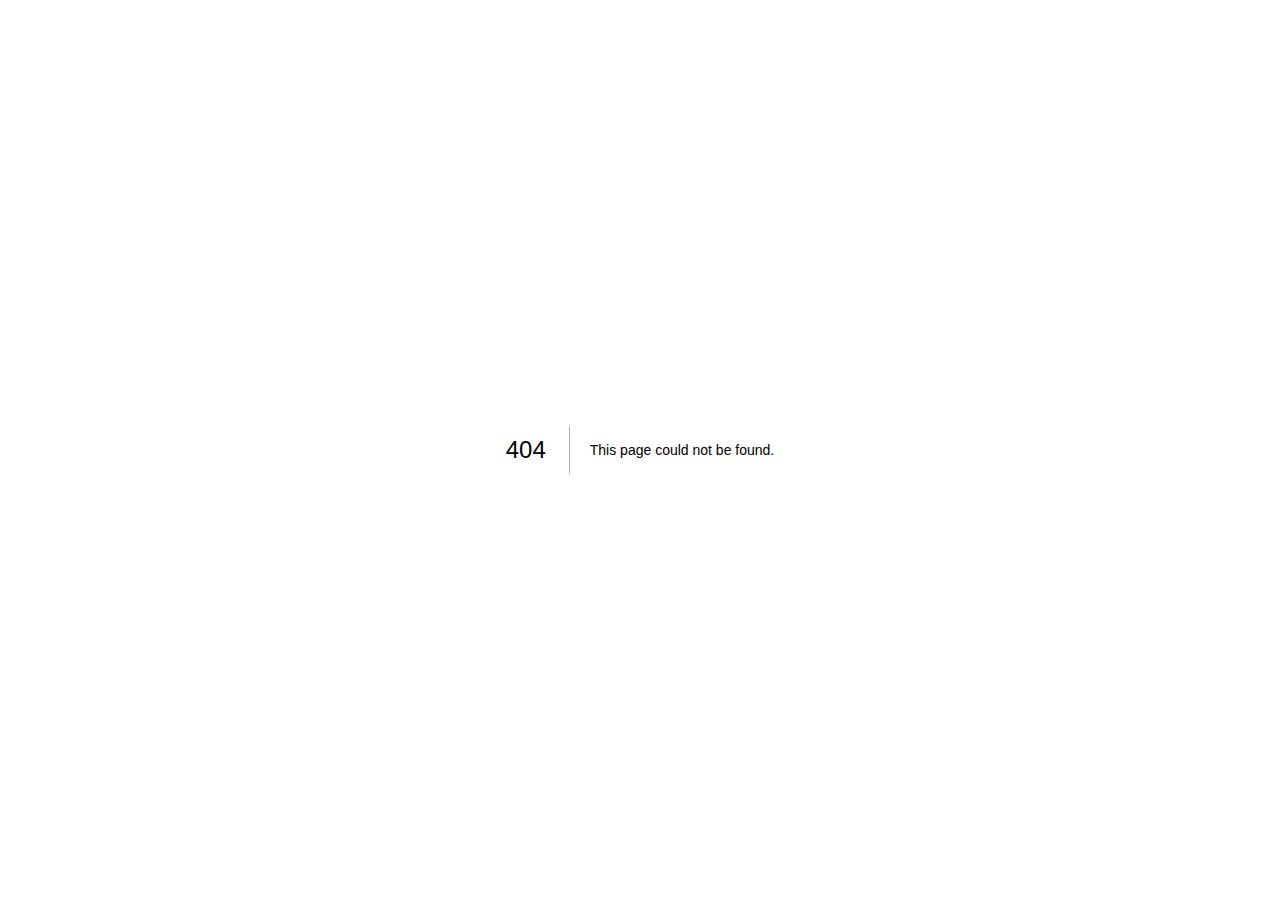
<file: 404/index.html>
<!DOCTYPE html><html><head><meta name="viewport" content="width=device-width"/><meta charSet="utf-8"/><title>404: This page could not be found</title><meta name="next-head-count" content="3"/><link rel="preload" href="/_next/static/css/1ac8286b4255aec5d4c8.css" as="style"/><link rel="stylesheet" href="/_next/static/css/1ac8286b4255aec5d4c8.css" data-n-g=""/><noscript data-n-css=""></noscript><script defer="" nomodule="" src="/_next/static/chunks/polyfills-a54b4f32bdc1ef890ddd.js"></script><script src="/_next/static/chunks/webpack-7422510e69813c6a542c.js" defer=""></script><script src="/_next/static/chunks/framework-64eb7138163e04c228e4.js" defer=""></script><script src="/_next/static/chunks/main-3d49fc9208a45ca951a0.js" defer=""></script><script src="/_next/static/chunks/pages/_app-0cfc91dec71435c0e6bd.js" defer=""></script><script src="/_next/static/chunks/pages/_error-82a806cd39f8ab3dc3ac.js" defer=""></script><script src="/_next/static/0Tu5AhIV9qXyIXM_N9Zjr/_buildManifest.js" defer=""></script><script src="/_next/static/0Tu5AhIV9qXyIXM_N9Zjr/_ssgManifest.js" defer=""></script></head><body><div id="__next"><div style="color:#000;background:#fff;font-family:-apple-system, BlinkMacSystemFont, Roboto, &quot;Segoe UI&quot;, &quot;Fira Sans&quot;, Avenir, &quot;Helvetica Neue&quot;, &quot;Lucida Grande&quot;, sans-serif;height:100vh;text-align:center;display:flex;flex-direction:column;align-items:center;justify-content:center"><div><style>body { margin: 0 }</style><h1 style="display:inline-block;border-right:1px solid rgba(0, 0, 0,.3);margin:0;margin-right:20px;padding:10px 23px 10px 0;font-size:24px;font-weight:500;vertical-align:top">404</h1><div style="display:inline-block;text-align:left;line-height:49px;height:49px;vertical-align:middle"><h2 style="font-size:14px;font-weight:normal;line-height:inherit;margin:0;padding:0">This page could not be found<!-- -->.</h2></div></div></div></div><script id="__NEXT_DATA__" type="application/json">{"props":{"pageProps":{"statusCode":404}},"page":"/_error","query":{},"buildId":"0Tu5AhIV9qXyIXM_N9Zjr","nextExport":true,"isFallback":false,"gip":true,"scriptLoader":[]}</script></body></html>
</file>
<file: _next/static/css/1ac8286b4255aec5d4c8.css>
@import url(https://fonts.googleapis.com/css2?family=Montserrat%3Aital%2Cwght%400%2C400%3B0%2C500%3B0%2C600%3B0%2C700%3B0%2C800&display=swap);body,html{padding:0;margin:0;font-family:-apple-system,BlinkMacSystemFont,Segoe UI,Roboto,Oxygen,Ubuntu,Cantarell,Fira Sans,Droid Sans,Helvetica Neue,sans-serif}a{color:inherit;text-decoration:none}*{-webkit-box-sizing:border-box;-moz-box-sizing:border-box;box-sizing:border-box}.__wab_flex-container{display:-moz-box;display:flex;-moz-box-flex:1;flex:1 1;align-self:stretch;pointer-events:none}.__wab_flex-container>*{pointer-events:auto}.__wab_slot{display:contents}.__wab_slot-string-wrapper{position:relative}.__wab_passthrough{display:contents}.plasmic__default_style_all__208hu{display:block;white-space:inherit;grid-row:auto;grid-column:auto;position:relative;background:none;background-size:100% 100%;background-repeat:no-repeat;-webkit-box-shadow:none;box-shadow:none;-webkit-box-sizing:border-box;-moz-box-sizing:border-box;box-sizing:border-box;-webkit-text-decoration-line:none;text-decoration-line:none;-webkit-transition-property:all;-moz-transition-property:all;transition-property:all;-webkit-transition-timing-function:ease;-moz-transition-timing-function:ease;transition-timing-function:ease;-webkit-transition-delay:0s;-moz-transition-delay:0s;transition-delay:0s;-webkit-transition-duration:0s;-moz-transition-duration:0s;transition-duration:0s;margin:0;border-width:0}.plasmic__default_style_img__23ccE{display:inline-block}.plasmic__default_style_input__25_Su{background-image:-webkit-gradient(linear,left top,left bottom,from(#fff),to(#fff));background-image:-webkit-linear-gradient(#fff,#fff);background-image:-moz-linear-gradient(#fff,#fff);background-image:linear-gradient(#fff,#fff)}.plasmic__default_style_input__25_Su,.plasmic__default_style_textarea__2c9Ua{padding:2px}.plasmic__default_style_button__3nItH,.plasmic__default_style_input__25_Su,.plasmic__default_style_textarea__2c9Ua{font-family:inherit;line-height:inherit;font-size:inherit;font-style:inherit;font-weight:inherit;color:inherit;text-transform:inherit;border:1px solid #d3d3d3}.plasmic__default_style_button__3nItH{background-image:none;padding:2px 6px}.plasmic__default_style_code__3DJfb,.plasmic__default_style_pre__3MJN8{font-family:inherit;line-height:inherit}.plasmic__default_style_h1__eQpTj,.plasmic__default_style_h2__2bvJx,.plasmic__default_style_h3__3ZEPj,.plasmic__default_style_h4__1M-X7,.plasmic__default_style_h5__22BiX,.plasmic__default_style_h6__367TL{font-size:inherit;font-weight:inherit}.plasmic__default_style_address__mWNXW{font-style:inherit}.plasmic__default_style_ol__2pXAy,.plasmic__default_style_ul__iAncp{list-style-type:none;padding:0}.plasmic__default_style_select__3HQ-o{padding:2px 6px}.plasmic__default_style_li__2xWy3{list-style-type:none}.plasmic__default_style_plasmic_default__component_wrapper__39rWm{display:grid}.plasmic__default_style___wab_text__1tCIX{display:inline-block}.plasmic__default_style_plasmic_page_wrapper__rvRY-{display:-moz-box;display:flex;width:100%;min-height:100vh;-moz-box-align:stretch;align-items:stretch;align-self:start}.plasmic__default_style_plasmic_page_wrapper__rvRY->*{height:auto!important}.plasmic_liretest_root_reset__221RZ{font-family:Montserrat,sans-serif;font-size:14px;font-weight:400;font-style:normal;color:#535353;text-align:left;text-transform:none;line-height:1.5;letter-spacing:normal;white-space:pre-wrap}.PlasmicSwitchTokenomics_root__2XEnt{display:-moz-inline-box;display:inline-flex;-moz-box-orient:horizontal;-moz-box-direction:normal;flex-direction:row;position:relative;width:auto;height:auto;-moz-box-align:center;align-items:center}.PlasmicSwitchTokenomics_root__isDisabled__3MzuJ{opacity:.5;cursor:not-allowed}.PlasmicSwitchTokenomics_root_____focusVisibleWithin__2cA4w{outline:none}.PlasmicSwitchTokenomics_freeBox___5PTWo__3HCJ7{display:-moz-box;display:flex;position:relative;-moz-box-orient:vertical;-moz-box-direction:normal;flex-direction:column;width:972px;height:625px;align-self:center;flex-shrink:0}.PlasmicSwitchTokenomics_freeBox___5PTWo__3HCJ7>.__wab_flex-container{-moz-box-orient:vertical;-moz-box-direction:normal;flex-direction:column;-moz-box-align:center;align-items:center;-moz-box-pack:center;justify-content:center;align-content:unset;margin-top:calc(0px - 31px);height:-moz-calc(100% + 31px);height:calc(100% + 31px)}.PlasmicSwitchTokenomics_freeBox___5PTWo__3HCJ7>.__wab_flex-container>*,.PlasmicSwitchTokenomics_freeBox___5PTWo__3HCJ7>.__wab_flex-container>.__wab_slot>*{margin-top:31px}@media (min-width:0px) and (max-width:768px){.PlasmicSwitchTokenomics_freeBox___5PTWo__3HCJ7{width:auto;align-self:center;height:744px;display:-moz-inline-box;display:inline-flex}.PlasmicSwitchTokenomics_freeBox___5PTWo__3HCJ7>.__wab_flex-container{-moz-box-pack:center;justify-content:center;-moz-box-align:center;align-items:center;align-content:unset}}.PlasmicSwitchTokenomics_foreground4__37xOv{display:-moz-box;display:flex;-moz-box-orient:vertical;-moz-box-direction:normal;flex-direction:column;width:756px}.PlasmicSwitchTokenomics_foreground4__37xOv>.__wab_flex-container{-moz-box-orient:vertical;-moz-box-direction:normal;flex-direction:column;-moz-box-align:center;align-items:center;-moz-box-pack:start;justify-content:flex-start;margin-top:calc(0px - 16px);height:-moz-calc(100% + 16px);height:calc(100% + 16px)}.PlasmicSwitchTokenomics_foreground4__37xOv>.__wab_flex-container>*,.PlasmicSwitchTokenomics_foreground4__37xOv>.__wab_flex-container>.__wab_slot>*{margin-top:16px}@media (min-width:0px) and (max-width:768px){.PlasmicSwitchTokenomics_foreground4__37xOv{display:-moz-inline-box;display:inline-flex;-moz-box-orient:vertical;-moz-box-direction:normal;flex-direction:column;width:auto}.PlasmicSwitchTokenomics_foreground4__37xOv>.__wab_flex-container{-moz-box-orient:vertical;-moz-box-direction:normal;flex-direction:column;-moz-box-align:center;align-items:center;-moz-box-pack:start;justify-content:flex-start;margin-left:calc(0px - 0px);width:-moz-calc(100% + 0);width:calc(100% + 0px);margin-top:calc(0px - 16px);height:-moz-calc(100% + 16px);height:calc(100% + 16px)}.PlasmicSwitchTokenomics_foreground4__37xOv>.__wab_flex-container>*,.PlasmicSwitchTokenomics_foreground4__37xOv>.__wab_flex-container>.__wab_slot>*{margin-left:0;margin-top:16px}}.PlasmicSwitchTokenomics_freeBox__tdaze__1ECfu{color:#f0b90b;font-size:16px;font-weight:600;text-transform:uppercase;line-height:1.5;letter-spacing:.03em;height:auto}@media (min-width:0px) and (max-width:768px){.PlasmicSwitchTokenomics_freeBox__tdaze__1ECfu{color:#f0b90b;font-size:16px;font-weight:600;text-transform:uppercase;line-height:1.5;letter-spacing:.03em;height:auto;text-align:left}}.PlasmicSwitchTokenomics_h2__2DjnP{font-size:48px;font-weight:800;color:rgba(0,0,0,.8509803921568627);line-height:1;width:894px}@media (min-width:0px) and (max-width:768px){.PlasmicSwitchTokenomics_h2__2DjnP{font-size:40px;font-weight:800;color:rgba(0,0,0,.8509803921568627);line-height:1;width:350px;text-align:center}}.PlasmicSwitchTokenomics_freeBox__kzGjF__2-5yC{font-size:16px;color:rgba(5,5,5,.6);line-height:28px;width:800px}@media (min-width:0px) and (max-width:768px){.PlasmicSwitchTokenomics_freeBox__kzGjF__2-5yC{width:350px}}.PlasmicSwitchTokenomics_box__lqw7t{display:-moz-box;display:flex;position:relative;-moz-box-orient:horizontal;-moz-box-direction:normal;flex-direction:row;margin-left:8px}.PlasmicSwitchTokenomics_box__lqw7t>.__wab_flex-container{-moz-box-orient:horizontal;-moz-box-direction:normal;flex-direction:row;-moz-box-align:stretch;align-items:stretch;-moz-box-pack:start;justify-content:flex-start;margin-left:calc(0px - 16px);width:-moz-calc(100% + 16px);width:calc(100% + 16px)}.PlasmicSwitchTokenomics_box__lqw7t>.__wab_flex-container>*,.PlasmicSwitchTokenomics_box__lqw7t>.__wab_flex-container>.__wab_slot>*{margin-left:16px}@media (min-width:0px) and (max-width:768px){.PlasmicSwitchTokenomics_box__lqw7t{align-self:center}}.PlasmicSwitchTokenomics_root__2XEnt .PlasmicSwitchTokenomics_box_____focusVisibleWithin__3hCja{outline:none}.PlasmicSwitchTokenomics_labelContainer__26TEK{display:-moz-box;display:flex;position:relative;-moz-box-orient:horizontal;-moz-box-direction:normal;flex-direction:row;-moz-box-align:center;align-items:center;-moz-box-pack:center;justify-content:center;margin-left:calc(8px + 16px)!important;align-content:unset}@media (min-width:0px) and (max-width:768px){.PlasmicSwitchTokenomics_labelContainer__26TEK{margin-left:calc(8px + 16px)!important}}.PlasmicSwitchTokenomics_labelContainer__isDisabled__2KTcV,.PlasmicSwitchTokenomics_labelContainer__noLabel__nBiW6{margin-left:calc(8px + 16px)!important}.PlasmicSwitchTokenomics_root__2XEnt .PlasmicSwitchTokenomics_labelContainer_____focusVisibleWithin__1MGTq{margin-left:calc(8px + 16px)!important;outline:none}.PlasmicSwitchTokenomics_slotChildren__3RqT9{white-space:pre;color:#2ec5ce;font-size:18px;font-weight:700;text-align:right}.PlasmicSwitchTokenomics_slotChildren__3RqT9>*,.PlasmicSwitchTokenomics_slotChildren__3RqT9>.PlasmicSwitchTokenomics___wab_slot__2fzLQ>*,.PlasmicSwitchTokenomics_slotChildren__3RqT9>.PlasmicSwitchTokenomics___wab_slot__2fzLQ>.PlasmicSwitchTokenomics___wab_slot__2fzLQ>*,.PlasmicSwitchTokenomics_slotChildren__3RqT9>.PlasmicSwitchTokenomics___wab_slot__2fzLQ>.PlasmicSwitchTokenomics___wab_slot__2fzLQ>.PlasmicSwitchTokenomics___wab_slot__2fzLQ>*{text-overflow:ellipsis;overflow:hidden;-webkit-text-decoration-line:none;text-decoration-line:none}.PlasmicSwitchTokenomics_slotChildren__isChecked__1aVIC{color:rgba(0,0,0,.30196078431372547);text-align:right;font-weight:700}.PlasmicSwitchTokenomics_slotChildren__isChecked__1aVIC>*,.PlasmicSwitchTokenomics_slotChildren__isChecked__1aVIC>.PlasmicSwitchTokenomics___wab_slot__2fzLQ>*,.PlasmicSwitchTokenomics_slotChildren__isChecked__1aVIC>.PlasmicSwitchTokenomics___wab_slot__2fzLQ>.PlasmicSwitchTokenomics___wab_slot__2fzLQ>*,.PlasmicSwitchTokenomics_slotChildren__isChecked__1aVIC>.PlasmicSwitchTokenomics___wab_slot__2fzLQ>.PlasmicSwitchTokenomics___wab_slot__2fzLQ>.PlasmicSwitchTokenomics___wab_slot__2fzLQ>*{-webkit-text-decoration-line:none;text-decoration-line:none}.PlasmicSwitchTokenomics_root__2XEnt .PlasmicSwitchTokenomics_slotChildren_____focusVisibleWithin__1v_N8>*,.PlasmicSwitchTokenomics_root__2XEnt .PlasmicSwitchTokenomics_slotChildren_____focusVisibleWithin__1v_N8>.PlasmicSwitchTokenomics___wab_slot__2fzLQ>*,.PlasmicSwitchTokenomics_root__2XEnt .PlasmicSwitchTokenomics_slotChildren_____focusVisibleWithin__1v_N8>.PlasmicSwitchTokenomics___wab_slot__2fzLQ>.PlasmicSwitchTokenomics___wab_slot__2fzLQ>*,.PlasmicSwitchTokenomics_root__2XEnt .PlasmicSwitchTokenomics_slotChildren_____focusVisibleWithin__1v_N8>.PlasmicSwitchTokenomics___wab_slot__2fzLQ>.PlasmicSwitchTokenomics___wab_slot__2fzLQ>.PlasmicSwitchTokenomics___wab_slot__2fzLQ>*{outline:none}.PlasmicSwitchTokenomics_toggle__3PPnX{display:-moz-box;display:flex;position:relative;-moz-box-orient:horizontal;-moz-box-direction:normal;flex-direction:row;-moz-box-align:center;align-items:center;-moz-box-pack:center;justify-content:center;width:40px;height:32px;flex-shrink:0}.PlasmicSwitchTokenomics_root__2XEnt .PlasmicSwitchTokenomics_toggle_____focusVisibleWithin__1VTyN{outline:none;border-style:dashed;border-color:#007aff}.PlasmicSwitchTokenomics_root__2XEnt:focus-within .PlasmicSwitchTokenomics_toggle__3PPnX{outline:none;border-color:#007aff}.PlasmicSwitchTokenomics_track__2Sgpt{display:-moz-box;display:flex;position:relative;-moz-box-orient:horizontal;-moz-box-direction:normal;flex-direction:row;-moz-box-align:stretch;align-items:stretch;-moz-box-pack:start;justify-content:flex-start;width:100%;height:24px;-webkit-transition-property:background;-moz-transition-property:background;transition-property:background;-webkit-transition-duration:.2s;-moz-transition-duration:.2s;transition-duration:.2s;background:#2ec5ce;min-width:0;border-radius:12px;border:1px solid transparent}.PlasmicSwitchTokenomics_track__isChecked__1Zkmw{background:#2ec5ce}.PlasmicSwitchTokenomics_root__2XEnt .PlasmicSwitchTokenomics_track_____focusVisibleWithin__3krxm{outline:none;border-color:#007aff}.PlasmicSwitchTokenomics_root__2XEnt:focus-within .PlasmicSwitchTokenomics_track__2Sgpt{-webkit-box-shadow:0 0 0 2px rgba(0,122,255,.5019607843137255);box-shadow:0 0 0 2px rgba(0,122,255,.5019607843137255);outline:none}.PlasmicSwitchTokenomics_thumb__sZXXG{display:block;position:absolute;-moz-box-orient:horizontal;-moz-box-direction:normal;flex-direction:row;-moz-box-align:stretch;align-items:stretch;-moz-box-pack:start;justify-content:flex-start;left:4px;top:8px;width:16px;height:16px;-webkit-transition-property:all;-moz-transition-property:all;transition-property:all;-webkit-transition-duration:.2s;-moz-transition-duration:.2s;transition-duration:.2s;background:#fff;flex-shrink:0;border-radius:100%;border:1px solid transparent}.PlasmicSwitchTokenomics_thumb__isChecked__3MQw1{left:20px;right:auto}.PlasmicSwitchTokenomics_root__2XEnt:hover .PlasmicSwitchTokenomics_thumb__sZXXG{background:#f9f9f9}.PlasmicSwitchTokenomics_root__2XEnt .PlasmicSwitchTokenomics_thumb_____focusVisibleWithin__6NtTh{outline:none}.PlasmicSwitchTokenomics_root__2XEnt:focus-within .PlasmicSwitchTokenomics_thumb__sZXXG{outline:none}.PlasmicSwitchTokenomics_labelContainer2__znSGa{display:-moz-box;display:flex;position:relative;-moz-box-orient:horizontal;-moz-box-direction:normal;flex-direction:row;-moz-box-align:center;align-items:center;-moz-box-pack:center;justify-content:center;margin-left:calc(0px + 16px)!important;align-content:unset}@media (min-width:0px) and (max-width:768px){.PlasmicSwitchTokenomics_labelContainer2__znSGa{margin-left:calc(0px + 16px)!important}}.PlasmicSwitchTokenomics_labelContainer2__noLabel__22ijj{margin-left:calc(0px + 16px)!important}.PlasmicSwitchTokenomics_root__2XEnt .PlasmicSwitchTokenomics_labelContainer2_____focusVisibleWithin__3Ylmd{margin-left:calc(0px + 16px)!important;outline:none}.PlasmicSwitchTokenomics_slotChildren3__15CKD{white-space:pre;color:rgba(0,0,0,.30196078431372547);font-size:18px;font-weight:700}.PlasmicSwitchTokenomics_slotChildren3__15CKD>*,.PlasmicSwitchTokenomics_slotChildren3__15CKD>.PlasmicSwitchTokenomics___wab_slot__2fzLQ>*,.PlasmicSwitchTokenomics_slotChildren3__15CKD>.PlasmicSwitchTokenomics___wab_slot__2fzLQ>.PlasmicSwitchTokenomics___wab_slot__2fzLQ>*,.PlasmicSwitchTokenomics_slotChildren3__15CKD>.PlasmicSwitchTokenomics___wab_slot__2fzLQ>.PlasmicSwitchTokenomics___wab_slot__2fzLQ>.PlasmicSwitchTokenomics___wab_slot__2fzLQ>*{text-overflow:ellipsis;overflow:hidden}.PlasmicSwitchTokenomics_slotChildren3__isChecked__6PXka{color:#2ec5ce;font-weight:700}.PlasmicSwitchTokenomics_slotChildren3__isChecked__6PXka>*,.PlasmicSwitchTokenomics_slotChildren3__isChecked__6PXka>.PlasmicSwitchTokenomics___wab_slot__2fzLQ>*,.PlasmicSwitchTokenomics_slotChildren3__isChecked__6PXka>.PlasmicSwitchTokenomics___wab_slot__2fzLQ>.PlasmicSwitchTokenomics___wab_slot__2fzLQ>*,.PlasmicSwitchTokenomics_slotChildren3__isChecked__6PXka>.PlasmicSwitchTokenomics___wab_slot__2fzLQ>.PlasmicSwitchTokenomics___wab_slot__2fzLQ>.PlasmicSwitchTokenomics___wab_slot__2fzLQ>*{-webkit-text-decoration-line:none;text-decoration-line:none}.PlasmicSwitchTokenomics_root__2XEnt .PlasmicSwitchTokenomics_slotChildren3_____focusVisibleWithin__1UVoc>*,.PlasmicSwitchTokenomics_root__2XEnt .PlasmicSwitchTokenomics_slotChildren3_____focusVisibleWithin__1UVoc>.PlasmicSwitchTokenomics___wab_slot__2fzLQ>*,.PlasmicSwitchTokenomics_root__2XEnt .PlasmicSwitchTokenomics_slotChildren3_____focusVisibleWithin__1UVoc>.PlasmicSwitchTokenomics___wab_slot__2fzLQ>.PlasmicSwitchTokenomics___wab_slot__2fzLQ>*,.PlasmicSwitchTokenomics_root__2XEnt .PlasmicSwitchTokenomics_slotChildren3_____focusVisibleWithin__1UVoc>.PlasmicSwitchTokenomics___wab_slot__2fzLQ>.PlasmicSwitchTokenomics___wab_slot__2fzLQ>.PlasmicSwitchTokenomics___wab_slot__2fzLQ>*{outline:none}.PlasmicSwitchTokenomics_box2__jCdEV{display:-moz-box;display:flex;position:relative;-moz-box-orient:horizontal;-moz-box-direction:normal;flex-direction:row;margin-left:8px}.PlasmicSwitchTokenomics_box2__jCdEV>.__wab_flex-container{-moz-box-orient:horizontal;-moz-box-direction:normal;flex-direction:row;-moz-box-align:stretch;align-items:stretch;-moz-box-pack:start;justify-content:flex-start;margin-left:calc(0px - 7px);width:-moz-calc(100% + 7px);width:calc(100% + 7px)}.PlasmicSwitchTokenomics_box2__jCdEV>.__wab_flex-container>*,.PlasmicSwitchTokenomics_box2__jCdEV>.__wab_flex-container>.__wab_slot>*{margin-left:7px}@media (min-width:0px) and (max-width:768px){.PlasmicSwitchTokenomics_box2__jCdEV{width:100%;margin-top:calc(0px + 31px)!important;margin-right:0;margin-bottom:0;margin-left:0;min-width:0}.PlasmicSwitchTokenomics_box2__jCdEV>.__wab_flex-container{-moz-box-pack:space-evenly;justify-content:space-evenly;-moz-box-align:center;align-items:center;align-content:unset}}.PlasmicSwitchTokenomics_root__2XEnt .PlasmicSwitchTokenomics_box2_____focusVisibleWithin__15ZhK{outline:none}.PlasmicSwitchTokenomics_freeBox___9S2Tc__3Kc6P{display:-moz-box;display:flex;position:relative;-moz-box-orient:horizontal;-moz-box-direction:normal;flex-direction:row;-moz-box-align:start;align-items:flex-start;-moz-box-pack:space-evenly;justify-content:space-evenly;width:646px;height:292px;align-content:unset;flex-shrink:0}@media (min-width:0px) and (max-width:768px){.PlasmicSwitchTokenomics_freeBox___9S2Tc__3Kc6P{width:353px;flex-shrink:0}}.PlasmicSwitchTokenomics_freeBox__n8Z6I__2l3cH{display:-moz-box;display:flex;position:relative;-moz-box-orient:vertical;-moz-box-direction:normal;flex-direction:column;-moz-box-align:stretch;align-items:stretch;-moz-box-pack:start;justify-content:flex-start;width:254px;height:285px;background:#2ec5ce;flex-shrink:0;border-radius:22px;padding:24px;margin:0}@media (min-width:0px) and (max-width:768px){.PlasmicSwitchTokenomics_freeBox__n8Z6I__2l3cH{width:160px;flex-shrink:0}}.PlasmicSwitchTokenomics_freeBox__isChecked__n8Z6IOeCJy__1PyPn{background:#2ec5ce}.PlasmicSwitchTokenomics_freeBox___5UvcM__19NCW{position:relative;color:#fff;font-size:48px;font-weight:600;height:auto}@media (min-width:0px) and (max-width:768px){.PlasmicSwitchTokenomics_freeBox___5UvcM__19NCW{font-size:40px}}.PlasmicSwitchTokenomics_freeBox__isChecked___5UvcMOeCJy__11Aop{height:auto}.PlasmicSwitchTokenomics_freeBox__uIgu6__2sHvI{position:relative;color:#fff;font-size:16px;font-weight:600;height:auto}.PlasmicSwitchTokenomics_freeBox__dMaKr__1PdpG{display:-moz-box;display:flex;position:relative;-moz-box-orient:vertical;-moz-box-direction:normal;flex-direction:column;-moz-box-align:stretch;align-items:stretch;-moz-box-pack:start;justify-content:flex-start;width:254px;height:285px;background:#2ec5ce;flex-shrink:0;border-radius:22px;padding:24px;margin:0}@media (min-width:0px) and (max-width:768px){.PlasmicSwitchTokenomics_freeBox__dMaKr__1PdpG{width:160px;flex-shrink:0}}.PlasmicSwitchTokenomics_freeBox__gIaVi__3sre7{position:relative;color:#fff;font-size:48px;font-weight:600;height:auto}@media (min-width:0px) and (max-width:768px){.PlasmicSwitchTokenomics_freeBox__gIaVi__3sre7{font-size:40px}}.PlasmicSwitchTokenomics_freeBox__isChecked__gIaViOeCJy__ECc2J{height:auto}.PlasmicSwitchTokenomics_freeBox__qk0Yj__2dncX{position:relative;color:#fff;font-size:16px;font-weight:600;height:auto}.PlasmicSwitchTokenomics_freeBox__okJaX__1VFak{display:block;position:relative;width:73px;height:26px;background:rgba(68,192,255,.2);flex-shrink:0}.PlasmicSwitchTokenomics_freeBox___4QCvn__2v-zM{display:-moz-box;display:flex;position:absolute;-moz-box-orient:vertical;-moz-box-direction:normal;flex-direction:column;-moz-box-align:stretch;align-items:stretch;-moz-box-pack:start;justify-content:flex-start;left:0;top:0}.PlasmicSwitchTokenomics_img__28PEC{position:relative;-webkit-object-fit:cover;object-fit:cover}.PlasmicSwitchTokenomics_img__isChecked__2zXl_{width:282px;height:250px;flex-shrink:0}.PlasmicHomepage_root__JXzEW{width:100%;height:100%;background:#fff;min-width:0;min-height:0}.PlasmicHomepage_hero__3VGFW,.PlasmicHomepage_root__JXzEW{display:-moz-box;display:flex;position:relative;-moz-box-orient:vertical;-moz-box-direction:normal;flex-direction:column}.PlasmicHomepage_hero__3VGFW{-moz-box-align:stretch;align-items:stretch;-moz-box-pack:start;justify-content:flex-start;background:url(/plasmic/liretest/images/image2.png) repeat}@media (max-width:900px){.PlasmicHomepage_hero__3VGFW{background:url(/plasmic/liretest/images/image2.png) 0 0/100% 100% repeat;height:897px;flex-shrink:0}}@media (min-width:0px) and (max-width:768px){.PlasmicHomepage_hero__3VGFW{display:-moz-box;display:flex;-moz-box-orient:vertical;-moz-box-direction:normal;flex-direction:column;height:674px;width:100%;-moz-box-pack:justify;justify-content:space-between;-moz-box-align:center;align-items:center;align-content:unset;background:#f6f9ff;flex-column-gap:0px;min-width:0;flex-shrink:0}}.PlasmicHomepage_freeBox__dnhss__RKAq0{display:-moz-box;display:flex;-moz-box-orient:horizontal;-moz-box-direction:normal;flex-direction:row;width:100%;position:relative;min-width:0;padding:16px}.PlasmicHomepage_freeBox__dnhss__RKAq0>.__wab_flex-container{-moz-box-orient:horizontal;-moz-box-direction:normal;flex-direction:row;-moz-box-align:center;align-items:center;-moz-box-pack:center;justify-content:center;margin-left:calc(0px - 16px);width:-moz-calc(100% + 16px);width:calc(100% + 16px)}.PlasmicHomepage_freeBox__dnhss__RKAq0>.__wab_flex-container>*,.PlasmicHomepage_freeBox__dnhss__RKAq0>.__wab_flex-container>.__wab_slot>*{margin-left:16px}@media (min-width:0px) and (max-width:768px){.PlasmicHomepage_freeBox__dnhss__RKAq0{height:auto;padding:32px}}.PlasmicHomepage_freeBox__ttd5V__3scKJ{display:-moz-box;display:flex;position:relative;-moz-box-orient:horizontal;-moz-box-direction:normal;flex-direction:row;width:100%;max-width:1080px;min-width:0}.PlasmicHomepage_freeBox__ttd5V__3scKJ>.__wab_flex-container{-moz-box-orient:horizontal;-moz-box-direction:normal;flex-direction:row;-moz-box-align:center;align-items:center;-moz-box-pack:justify;justify-content:space-between;margin-left:calc(0px - 16px);width:-moz-calc(100% + 16px);width:calc(100% + 16px)}.PlasmicHomepage_freeBox__ttd5V__3scKJ>.__wab_flex-container>*,.PlasmicHomepage_freeBox__ttd5V__3scKJ>.__wab_flex-container>.__wab_slot>*{margin-left:16px}@media (min-width:0px) and (max-width:768px){.PlasmicHomepage_freeBox__ttd5V__3scKJ{display:-moz-box;display:flex;-moz-box-orient:horizontal;-moz-box-direction:normal;flex-direction:row}.PlasmicHomepage_freeBox__ttd5V__3scKJ>.__wab_flex-container{-moz-box-orient:horizontal;-moz-box-direction:normal;flex-direction:row;-moz-box-align:center;align-items:center;margin-left:calc(0px - 16px);width:-moz-calc(100% + 16px);width:calc(100% + 16px);margin-top:calc(0px - 0px);height:-moz-calc(100% + 0px);height:calc(100% + 0px)}.PlasmicHomepage_freeBox__ttd5V__3scKJ>.__wab_flex-container>*,.PlasmicHomepage_freeBox__ttd5V__3scKJ>.__wab_flex-container>.__wab_slot>*{margin-left:16px;margin-top:0}}.PlasmicHomepage_img__lolDr__jTtFL{-webkit-object-fit:cover;object-fit:cover;width:66px;height:57px;position:relative;flex-shrink:0}.PlasmicHomepage_freeBox__gdRaM__1waOH{display:-moz-box;display:flex;position:relative;-moz-box-orient:horizontal;-moz-box-direction:normal;flex-direction:row}.PlasmicHomepage_freeBox__gdRaM__1waOH>.__wab_flex-container{-moz-box-orient:horizontal;-moz-box-direction:normal;flex-direction:row;-moz-box-align:center;align-items:center;-moz-box-pack:start;justify-content:flex-start;margin-left:calc(0px - 8px);width:-moz-calc(100% + 8px);width:calc(100% + 8px)}.PlasmicHomepage_freeBox__gdRaM__1waOH>.__wab_flex-container>*,.PlasmicHomepage_freeBox__gdRaM__1waOH>.__wab_flex-container>.__wab_slot>*{margin-left:8px}@media (min-width:0px) and (max-width:768px){.PlasmicHomepage_freeBox__gdRaM__1waOH>.__wab_flex-container{flex-wrap:wrap;-moz-box-pack:center;justify-content:center;margin-top:calc(0px - 8px);height:-moz-calc(100% + 8px);height:calc(100% + 8px)}.PlasmicHomepage_freeBox__gdRaM__1waOH>.__wab_flex-container>*,.PlasmicHomepage_freeBox__gdRaM__1waOH>.__wab_flex-container>.__wab_slot>*{margin-top:8px}}.PlasmicHomepage_whitePaper__3E7RX{background:rgba(0,0,0,.8509803921568627);position:relative;-webkit-transition-property:all;-moz-transition-property:all;transition-property:all;-webkit-transition-duration:.5s;-moz-transition-duration:.5s;transition-duration:.5s;-webkit-transition-timing-function:ease-out;-moz-transition-timing-function:ease-out;transition-timing-function:ease-out;display:-moz-box;display:flex;-moz-box-orient:horizontal;-moz-box-direction:normal;flex-direction:row;cursor:pointer;border-radius:6px;padding:10px 16px;border:1px solid transparent}.PlasmicHomepage_whitePaper__3E7RX>.__wab_flex-container{-moz-box-orient:horizontal;-moz-box-direction:normal;flex-direction:row;-moz-box-align:center;align-items:center;-moz-box-pack:center;justify-content:center;margin-left:calc(0px - 8px);width:-moz-calc(100% + 8px);width:calc(100% + 8px)}.PlasmicHomepage_whitePaper__3E7RX>.__wab_flex-container>*,.PlasmicHomepage_whitePaper__3E7RX>.__wab_flex-container>.__wab_slot>*{margin-left:8px}.PlasmicHomepage_svg__jSbB__Q5j9H{width:24px;height:24px;position:relative;-webkit-object-fit:cover;object-fit:cover;color:rgba(5,5,5,.6);flex-shrink:0}.PlasmicHomepage_freeBox__cNtVp__2BZ-u{color:hsla(0,0%,100%,.8509803921568627);font-size:18px;font-weight:600;line-height:26px;height:auto}.PlasmicHomepage_svg__nkj6E__26n0_{width:24px;height:24px;position:relative;-webkit-object-fit:cover;object-fit:cover;color:rgba(5,5,5,.6);flex-shrink:0}.PlasmicHomepage_freeBox__ycXts__3D6K6{display:-moz-box;display:flex;position:relative;-moz-box-orient:horizontal;-moz-box-direction:normal;flex-direction:row;-moz-box-align:stretch;align-items:stretch;-moz-box-pack:start;justify-content:flex-start}.PlasmicHomepage_button__ycvIh__YvMS_{font-size:18px;line-height:28px;color:#fff;font-weight:500;background:rgba(0,0,0,.8509803921568627);border-radius:6px;border-width:0}.PlasmicHomepage_link__sDcbf__3UWHd{position:relative;-webkit-transition-property:all;-moz-transition-property:all;transition-property:all;-webkit-transition-duration:.5s;-moz-transition-duration:.5s;transition-duration:.5s;-webkit-transition-timing-function:ease-out;-moz-transition-timing-function:ease-out;transition-timing-function:ease-out;display:-moz-box;display:flex;-moz-box-orient:horizontal;-moz-box-direction:normal;flex-direction:row;cursor:pointer;border-radius:6px;padding:10px 16px;border:1px solid transparent}.PlasmicHomepage_link__sDcbf__3UWHd>.__wab_flex-container{-moz-box-orient:horizontal;-moz-box-direction:normal;flex-direction:row;-moz-box-align:center;align-items:center;-moz-box-pack:center;justify-content:center;margin-left:calc(0px - 8px);width:-moz-calc(100% + 8px);width:calc(100% + 8px)}.PlasmicHomepage_link__sDcbf__3UWHd>.__wab_flex-container>*,.PlasmicHomepage_link__sDcbf__3UWHd>.__wab_flex-container>.__wab_slot>*{margin-left:8px}.PlasmicHomepage_svg___80Bu__3angC{width:24px;height:24px;position:relative;-webkit-object-fit:cover;object-fit:cover;color:rgba(5,5,5,.6);flex-shrink:0}.PlasmicHomepage_freeBox__qDimj__27qr6{font-weight:400;color:rgba(5,5,5,.6);font-size:18px;line-height:26px}.PlasmicHomepage_svg__u1TBu__3OJmj{width:24px;height:24px;position:relative;-webkit-object-fit:cover;object-fit:cover;color:rgba(5,5,5,.6);flex-shrink:0}.PlasmicHomepage_freeBox__rnR68__2GDPy{display:-moz-box;display:flex;width:100%;-moz-box-pack:center;justify-content:center;position:relative;height:738px;min-width:0;flex-shrink:0;padding:64px 32px}@media (max-width:900px){.PlasmicHomepage_freeBox__rnR68__2GDPy{-moz-box-pack:center;justify-content:center;-moz-box-align:stretch;align-items:stretch;align-content:unset}}@media (min-width:0px) and (max-width:768px){.PlasmicHomepage_freeBox__rnR68__2GDPy{height:auto;-moz-box-pack:center;justify-content:center;-moz-box-align:center;align-items:center;align-content:unset;padding:0}}.PlasmicHomepage_freeBox__lpxPf__2e-FU{display:-moz-box;display:flex;position:relative;-moz-box-orient:horizontal;-moz-box-direction:normal;flex-direction:row;max-width:1080px;width:100%;height:376px;min-width:0}.PlasmicHomepage_freeBox__lpxPf__2e-FU>.__wab_flex-container{-moz-box-orient:horizontal;-moz-box-direction:normal;flex-direction:row;margin-left:calc(0px - 64px);width:-moz-calc(100% + 64px);width:calc(100% + 64px)}.PlasmicHomepage_freeBox__lpxPf__2e-FU>.__wab_flex-container>*,.PlasmicHomepage_freeBox__lpxPf__2e-FU>.__wab_flex-container>.__wab_slot>*{margin-left:64px}@media (min-width:0px) and (max-width:768px){.PlasmicHomepage_freeBox__lpxPf__2e-FU{display:-moz-box;display:flex;-moz-box-orient:vertical;-moz-box-direction:normal;flex-direction:column;height:auto}.PlasmicHomepage_freeBox__lpxPf__2e-FU>.__wab_flex-container{-moz-box-orient:vertical;-moz-box-direction:normal;flex-direction:column;margin-left:calc(0px - 0px);width:-moz-calc(100% + 0);width:calc(100% + 0px);margin-top:calc(0px - 32px);height:-moz-calc(100% + 32px);height:calc(100% + 32px)}.PlasmicHomepage_freeBox__lpxPf__2e-FU>.__wab_flex-container>*,.PlasmicHomepage_freeBox__lpxPf__2e-FU>.__wab_flex-container>.__wab_slot>*{margin-left:0;margin-top:32px}}.PlasmicHomepage_freeBox__tQasv__31ljb{display:-moz-box;display:flex;-moz-box-orient:vertical;-moz-box-direction:normal;flex-direction:column;width:100%;height:408px;min-width:0}.PlasmicHomepage_freeBox__tQasv__31ljb>.__wab_flex-container{-moz-box-orient:vertical;-moz-box-direction:normal;flex-direction:column;-moz-box-pack:center;justify-content:center;margin-top:calc(0px - 32px);height:-moz-calc(100% + 32px);height:calc(100% + 32px)}.PlasmicHomepage_freeBox__tQasv__31ljb>.__wab_flex-container>*,.PlasmicHomepage_freeBox__tQasv__31ljb>.__wab_flex-container>.__wab_slot>*{margin-top:32px}@media (min-width:0px) and (max-width:768px){.PlasmicHomepage_freeBox__tQasv__31ljb{height:390px;flex-shrink:0;padding:12px}}.PlasmicHomepage_freeBox__dhDld__2LXjE{display:-moz-box;display:flex;position:relative;-moz-box-orient:vertical;-moz-box-direction:normal;flex-direction:column}.PlasmicHomepage_freeBox__dhDld__2LXjE>.__wab_flex-container{-moz-box-orient:vertical;-moz-box-direction:normal;flex-direction:column;margin-top:calc(0px - 0px);height:-moz-calc(100% + 0px);height:calc(100% + 0px)}.PlasmicHomepage_freeBox__dhDld__2LXjE>.__wab_flex-container>*,.PlasmicHomepage_freeBox__dhDld__2LXjE>.__wab_flex-container>.__wab_slot>*{margin-top:0}.PlasmicHomepage_freeBox__rmLtg__1KNa-{font-size:55px;line-height:1;font-family:Montserrat,sans-serif;color:#000}@media (min-width:0px) and (max-width:768px){.PlasmicHomepage_freeBox__rmLtg__1KNa-{font-size:40px;text-align:center}}.PlasmicHomepage_freeBox__eYrLl__T-HJZ{font-size:60px;line-height:1;font-family:Montserrat,sans-serif;color:#000;font-weight:700;-webkit-text-decoration-line:underline;text-decoration-line:underline}@media (min-width:0px) and (max-width:768px){.PlasmicHomepage_freeBox__eYrLl__T-HJZ{font-size:40px;text-align:center}}.PlasmicHomepage_freeBox__hbVbq__e_O7V{font-size:16px;color:#3c3c3c;line-height:28px;margin-top:calc(28px + 0px)!important;width:318px}@media (min-width:0px) and (max-width:768px){.PlasmicHomepage_freeBox__hbVbq__e_O7V{text-align:center;align-self:center;margin-top:calc(28px + 0px)!important}}.PlasmicHomepage_freeBox__zXw__2Tv0o{display:-moz-box;display:flex;position:relative;-moz-box-orient:horizontal;-moz-box-direction:normal;flex-direction:row}.PlasmicHomepage_freeBox__zXw__2Tv0o>.__wab_flex-container{-moz-box-orient:horizontal;-moz-box-direction:normal;flex-direction:row;margin-left:calc(0px - 16px);width:-moz-calc(100% + 16px);width:calc(100% + 16px)}.PlasmicHomepage_freeBox__zXw__2Tv0o>.__wab_flex-container>*,.PlasmicHomepage_freeBox__zXw__2Tv0o>.__wab_flex-container>.__wab_slot>*{margin-left:16px}@media (min-width:0px) and (max-width:768px){.PlasmicHomepage_freeBox__zXw__2Tv0o{align-self:center}}.PlasmicHomepage_link__xnxJe__3x2Z5{position:relative;-webkit-transition-property:all;-moz-transition-property:all;transition-property:all;-webkit-transition-duration:.5s;-moz-transition-duration:.5s;transition-duration:.5s;-webkit-transition-timing-function:ease-out;-moz-transition-timing-function:ease-out;transition-timing-function:ease-out;display:-moz-box;display:flex;-moz-box-orient:horizontal;-moz-box-direction:normal;flex-direction:row;cursor:pointer;background:#37ff4b;border-radius:24px;padding:10px 20px;border:1px solid #000}.PlasmicHomepage_link__xnxJe__3x2Z5>.__wab_flex-container{-moz-box-orient:horizontal;-moz-box-direction:normal;flex-direction:row;-moz-box-align:center;align-items:center;-moz-box-pack:center;justify-content:center;margin-left:calc(0px - 8px);width:-moz-calc(100% + 8px);width:calc(100% + 8px)}.PlasmicHomepage_link__xnxJe__3x2Z5>.__wab_flex-container>*,.PlasmicHomepage_link__xnxJe__3x2Z5>.__wab_flex-container>.__wab_slot>*{margin-left:8px}@media (min-width:0px) and (max-width:768px){.PlasmicHomepage_link__xnxJe__3x2Z5{background:#37ff4b}}.PlasmicHomepage_freeBox__fa2E6__jW8Nv{color:#000;font-size:16px;font-weight:800;line-height:26px}.PlasmicHomepage_link__dGmN__Dbg9J{position:relative;-webkit-transition-property:all;-moz-transition-property:all;transition-property:all;-webkit-transition-duration:.5s;-moz-transition-duration:.5s;transition-duration:.5s;-webkit-transition-timing-function:ease-out;-moz-transition-timing-function:ease-out;transition-timing-function:ease-out;display:-moz-box;display:flex;-moz-box-orient:horizontal;-moz-box-direction:normal;flex-direction:row;cursor:pointer;background:#fff;border-radius:24px;padding:10px 20px;border:1px solid #000}.PlasmicHomepage_link__dGmN__Dbg9J>.__wab_flex-container{-moz-box-orient:horizontal;-moz-box-direction:normal;flex-direction:row;-moz-box-align:center;align-items:center;-moz-box-pack:center;justify-content:center;margin-left:calc(0px - 8px);width:-moz-calc(100% + 8px);width:calc(100% + 8px)}.PlasmicHomepage_link__dGmN__Dbg9J>.__wab_flex-container>*,.PlasmicHomepage_link__dGmN__Dbg9J>.__wab_flex-container>.__wab_slot>*{margin-left:8px}.PlasmicHomepage_freeBox__jh01W__1Lxb3{color:#000;font-size:16px;font-weight:800;line-height:26px}.PlasmicHomepage_freeBox__pTt6C__2y0SH{display:-moz-box;display:flex;position:relative;-moz-box-orient:horizontal;-moz-box-direction:normal;flex-direction:row;width:319px}.PlasmicHomepage_freeBox__pTt6C__2y0SH>.__wab_flex-container{-moz-box-orient:horizontal;-moz-box-direction:normal;flex-direction:row;-moz-box-align:stretch;align-items:stretch;-moz-box-pack:start;justify-content:flex-start;margin-left:calc(0px - 16px);width:-moz-calc(100% + 16px);width:calc(100% + 16px)}.PlasmicHomepage_freeBox__pTt6C__2y0SH>.__wab_flex-container>*,.PlasmicHomepage_freeBox__pTt6C__2y0SH>.__wab_flex-container>.__wab_slot>*{margin-left:16px}@media (min-width:0px) and (max-width:768px){.PlasmicHomepage_freeBox__pTt6C__2y0SH{align-self:center;width:100%;min-width:0}.PlasmicHomepage_freeBox__pTt6C__2y0SH>.__wab_flex-container{-moz-box-pack:center;justify-content:center;-moz-box-align:center;align-items:center;align-content:unset}}.PlasmicHomepage_telegram3__1yYSR{position:relative;display:-moz-box;display:flex;-moz-box-orient:horizontal;-moz-box-direction:normal;flex-direction:row}.PlasmicHomepage_telegram2__2Vhry{position:relative;-webkit-object-fit:cover;object-fit:cover;width:48px;height:48px;display:block;top:auto;left:auto;flex-shrink:0}@media (min-width:0px) and (max-width:768px){.PlasmicHomepage_telegram2__2Vhry{left:auto;top:auto}}.PlasmicHomepage_facebook2__2vR_e{position:relative;display:-moz-box;display:flex;-moz-box-orient:horizontal;-moz-box-direction:normal;flex-direction:row}.PlasmicHomepage_img__vA8N__3EQat{position:relative;-webkit-object-fit:cover;object-fit:cover;width:48px;height:48px;display:block;overflow:hidden;flex-shrink:0}.PlasmicHomepage_link__do2Jw__buBCw{position:relative;display:-moz-box;display:flex;-moz-box-orient:horizontal;-moz-box-direction:normal;flex-direction:row}.PlasmicHomepage_svg__wP880__31itW{position:relative;-webkit-object-fit:cover;object-fit:cover;width:48px;height:48px;color:#1da1f2;display:block;overflow:hidden;flex-shrink:0}.PlasmicHomepage_reddit2__3mGaN{position:relative;display:-moz-box;display:flex;-moz-box-orient:horizontal;-moz-box-direction:normal;flex-direction:row}.PlasmicHomepage_img__oKta4__UUni7{position:relative;-webkit-object-fit:cover;object-fit:cover;width:48px;height:48px;display:block;overflow:hidden;flex-shrink:0}.PlasmicHomepage_discord2__1tePZ{position:relative;display:-moz-box;display:flex;-moz-box-orient:horizontal;-moz-box-direction:normal;flex-direction:row}.PlasmicHomepage_discord__1ho0f{position:relative;-webkit-object-fit:cover;object-fit:cover;width:42px;height:57px;color:#7289da;-webkit-transform:translate(.11900000000000022px);-moz-transform:translate(.11900000000000022px);transform:translate(.11900000000000022px);display:block;top:auto;left:auto;flex-shrink:0}@media (min-width:0px) and (max-width:768px){.PlasmicHomepage_discord__1ho0f{left:auto;top:auto}}.PlasmicHomepage_freeBox__wDssM__3zuvG{display:-moz-box;display:flex;position:relative;height:400px}@media (min-width:0px) and (max-width:768px){.PlasmicHomepage_freeBox__wDssM__3zuvG{height:100%;background:none;display:-moz-box;display:flex;-moz-box-orient:vertical;-moz-box-direction:normal;flex-direction:column;flex-column-gap:0px;min-height:0}}.PlasmicHomepage_img__ashmw__3ftCe{position:relative;-webkit-object-fit:cover;object-fit:cover;width:100%;min-width:0}@media (min-width:0px) and (max-width:768px){.PlasmicHomepage_img__ashmw__3ftCe{width:100%;min-width:0}}.PlasmicHomepage_freeBox__hzow4__304Az{display:block;width:526px;height:526px;margin-bottom:0;margin-top:-49px;-webkit-box-shadow:2px 4px 4px 2px rgba(63,63,63,.5019607843137255);box-shadow:2px 4px 4px 2px rgba(63,63,63,.5019607843137255);z-index:100;background:url(/plasmic/liretest/images/risorsa1Rank12Svg.svg) left 50% top -5%/22% 22% repeat,#fff;flex-shrink:0;border-radius:50%}@media (max-width:900px){.PlasmicHomepage_freeBox__hzow4__304Az{width:410px;height:410px;flex-shrink:0}}@media (min-width:0px) and (max-width:768px){.PlasmicHomepage_freeBox__hzow4__304Az{width:333px;height:333px;flex-shrink:0;display:none}}.PlasmicHomepage_freeBox__wGftO__1Ayqw{display:-moz-box;display:flex;-moz-box-orient:vertical;-moz-box-direction:normal;flex-direction:column;position:relative;height:634px;background:#fff;flex-shrink:0;padding:64px}.PlasmicHomepage_freeBox__wGftO__1Ayqw>.__wab_flex-container{-moz-box-orient:vertical;-moz-box-direction:normal;flex-direction:column;-moz-box-align:center;align-items:center;-moz-box-pack:center;justify-content:center;align-content:unset;margin-top:calc(0px - 48px);height:-moz-calc(100% + 48px);height:calc(100% + 48px)}.PlasmicHomepage_freeBox__wGftO__1Ayqw>.__wab_flex-container>*,.PlasmicHomepage_freeBox__wGftO__1Ayqw>.__wab_flex-container>.__wab_slot>*{margin-top:48px}@media (min-width:0px) and (max-width:768px){.PlasmicHomepage_freeBox__wGftO__1Ayqw{height:772px;width:100%;align-self:center;min-width:0;flex-shrink:0;padding:0}}.PlasmicHomepage_switchTokenomics__13U4n.__wab_instance{position:relative;align-self:center;height:585px;width:961px;flex-shrink:0}@media (min-width:0px) and (max-width:768px){.PlasmicHomepage_switchTokenomics__13U4n.__wab_instance{width:auto;align-self:center;height:730px;flex-shrink:0}}.PlasmicHomepage_freeBox__km3Ew__1uszO{height:auto}.PlasmicHomepage_freeBox___4ZiAu__3xMpA{display:-moz-box;display:flex;position:relative;-moz-box-orient:vertical;-moz-box-direction:normal;flex-direction:column;width:100%;align-self:center;height:163px;min-width:0;flex-shrink:0}.PlasmicHomepage_freeBox___4ZiAu__3xMpA>.__wab_flex-container{-moz-box-orient:vertical;-moz-box-direction:normal;flex-direction:column;-moz-box-align:center;align-items:center;-moz-box-pack:end;justify-content:flex-end;align-content:unset;margin-top:calc(0px - 7px);height:-moz-calc(100% + 7px);height:calc(100% + 7px)}.PlasmicHomepage_freeBox___4ZiAu__3xMpA>.__wab_flex-container>*,.PlasmicHomepage_freeBox___4ZiAu__3xMpA>.__wab_flex-container>.__wab_slot>*{margin-top:7px}@media (min-width:0px) and (max-width:768px){.PlasmicHomepage_freeBox___4ZiAu__3xMpA{width:353px;height:258px;flex-shrink:0;margin:0}.PlasmicHomepage_freeBox___4ZiAu__3xMpA>.__wab_flex-container{-moz-box-pack:center;justify-content:center;-moz-box-align:center;align-items:center;align-content:unset}}.PlasmicHomepage_freeBox__pn3TJ__2Np4K{color:#f0b90b;font-size:16px;font-weight:600;text-transform:uppercase;line-height:1.5;letter-spacing:.03em;height:auto}@media (min-width:0px) and (max-width:768px){.PlasmicHomepage_freeBox__pn3TJ__2Np4K{color:#f0b90b;font-size:16px;font-weight:600;text-transform:uppercase;line-height:1.5;letter-spacing:.03em;height:auto;text-align:left}}.PlasmicHomepage_h2__sqMvg__3H_90{font-size:48px;font-weight:800;color:rgba(0,0,0,.8509803921568627);line-height:1}@media (min-width:0px) and (max-width:768px){.PlasmicHomepage_h2__sqMvg__3H_90{text-align:center;width:340px;font-size:40px}}.PlasmicHomepage_distributionCards__26rSC{display:-moz-box;display:flex;position:relative;-moz-box-orient:horizontal;-moz-box-direction:normal;flex-direction:row;height:432px;width:1388px;align-self:center;flex-shrink:0;padding:23px}.PlasmicHomepage_distributionCards__26rSC>.__wab_flex-container{-moz-box-orient:horizontal;-moz-box-direction:normal;flex-direction:row;-moz-box-align:stretch;align-items:stretch;-moz-box-pack:justify;justify-content:space-between;align-content:unset;margin-left:calc(0px - 53px);width:-moz-calc(100% + 53px);width:calc(100% + 53px)}.PlasmicHomepage_distributionCards__26rSC>.__wab_flex-container>*,.PlasmicHomepage_distributionCards__26rSC>.__wab_flex-container>.__wab_slot>*{margin-left:53px}@media (max-width:900px){.PlasmicHomepage_distributionCards__26rSC{width:868px}}@media (min-width:0px) and (max-width:768px){.PlasmicHomepage_distributionCards__26rSC{display:-moz-inline-box;display:inline-flex;-moz-box-orient:vertical;-moz-box-direction:normal;flex-direction:column;height:1424px;width:auto;flex-shrink:0;padding:0}.PlasmicHomepage_distributionCards__26rSC>.__wab_flex-container{-moz-box-orient:vertical;-moz-box-direction:normal;flex-direction:column;margin-left:calc(0px - 0px);width:-moz-calc(100% + 0);width:calc(100% + 0px);margin-top:calc(0px - 0px);height:-moz-calc(100% + 0px);height:calc(100% + 0px)}.PlasmicHomepage_distributionCards__26rSC>.__wab_flex-container>*,.PlasmicHomepage_distributionCards__26rSC>.__wab_flex-container>.__wab_slot>*{margin-left:0;margin-top:0}}.PlasmicHomepage_freeBox___3QWIz__1H0ZR{display:-moz-box;display:flex;position:relative;-moz-box-orient:vertical;-moz-box-direction:normal;flex-direction:column;width:18%}.PlasmicHomepage_freeBox___3QWIz__1H0ZR>.__wab_flex-container{-moz-box-orient:vertical;-moz-box-direction:normal;flex-direction:column;-moz-box-align:stretch;align-items:stretch;-moz-box-pack:start;justify-content:flex-start;margin-top:calc(0px - 28px);height:-moz-calc(100% + 28px);height:calc(100% + 28px)}.PlasmicHomepage_freeBox___3QWIz__1H0ZR>.__wab_flex-container>*,.PlasmicHomepage_freeBox___3QWIz__1H0ZR>.__wab_flex-container>.__wab_slot>*{margin-top:28px}@media (min-width:0px) and (max-width:768px){.PlasmicHomepage_freeBox___3QWIz__1H0ZR{width:350px;display:-moz-box;display:flex;-moz-box-orient:vertical;-moz-box-direction:normal;flex-direction:column;align-self:center}.PlasmicHomepage_freeBox___3QWIz__1H0ZR>.__wab_flex-container{-moz-box-orient:vertical;-moz-box-direction:normal;flex-direction:column;-moz-box-pack:center;justify-content:center;-moz-box-align:center;align-items:center;align-content:unset;margin-left:calc(0px - 0px);width:-moz-calc(100% + 0);width:calc(100% + 0px)}.PlasmicHomepage_freeBox___3QWIz__1H0ZR>.__wab_flex-container>*,.PlasmicHomepage_freeBox___3QWIz__1H0ZR>.__wab_flex-container>.__wab_slot>*{margin-left:0}}.PlasmicHomepage_freeBox__tubr0__28k5A{display:-moz-box;display:flex;position:relative;-moz-box-orient:vertical;-moz-box-direction:normal;flex-direction:column;-moz-box-align:center;align-items:center;-moz-box-pack:end;justify-content:flex-end;width:100%;align-self:center;align-content:unset;height:200px;min-width:0;flex-shrink:0}@media (min-width:0px) and (max-width:768px){.PlasmicHomepage_freeBox__tubr0__28k5A{height:auto}}.PlasmicHomepage_svg__nxcqg__2sfGd{position:relative;-webkit-object-fit:cover;object-fit:cover;width:90px;height:90px;flex-shrink:0}.PlasmicHomepage_freeBox__sPSvF__3WCgg{display:-moz-box;display:flex;position:relative;-moz-box-orient:vertical;-moz-box-direction:normal;flex-direction:column;-moz-box-align:stretch;align-items:stretch;-moz-box-pack:start;justify-content:flex-start;width:100%;min-width:0}.PlasmicHomepage_freeBox__hTqGo__2O93f{position:relative;font-size:18px;font-weight:600;width:auto;text-align:center;display:inline-block}@media (min-width:0px) and (max-width:768px){.PlasmicHomepage_freeBox__hTqGo__2O93f{text-align:center;width:auto;display:inline-block}}.PlasmicHomepage_freeBox___3MOfV__1S4d6{position:relative;color:#33a1fd;font-weight:600;height:auto;text-align:center;width:auto;display:inline-block}@media (min-width:0px) and (max-width:768px){.PlasmicHomepage_freeBox___3MOfV__1S4d6{width:auto;text-align:center;display:inline-block}}.PlasmicHomepage_freeBox___38GHj__38bkw{position:relative;color:rgba(5,5,5,.6);width:auto;text-align:center;font-size:12px;display:inline-block}@media (min-width:0px) and (max-width:768px){.PlasmicHomepage_freeBox___38GHj__38bkw{width:auto;text-align:center;display:inline-block}}.PlasmicHomepage_freeBox__vDrp__1llPb{display:-moz-box;display:flex;position:relative;-moz-box-orient:vertical;-moz-box-direction:normal;flex-direction:column;width:18%}.PlasmicHomepage_freeBox__vDrp__1llPb>.__wab_flex-container{-moz-box-orient:vertical;-moz-box-direction:normal;flex-direction:column;-moz-box-align:stretch;align-items:stretch;-moz-box-pack:start;justify-content:flex-start;margin-top:calc(0px - 28px);height:-moz-calc(100% + 28px);height:calc(100% + 28px)}.PlasmicHomepage_freeBox__vDrp__1llPb>.__wab_flex-container>*,.PlasmicHomepage_freeBox__vDrp__1llPb>.__wab_flex-container>.__wab_slot>*{margin-top:28px}@media (min-width:0px) and (max-width:768px){.PlasmicHomepage_freeBox__vDrp__1llPb{width:350px;display:-moz-box;display:flex;-moz-box-orient:vertical;-moz-box-direction:normal;flex-direction:column;align-self:center}.PlasmicHomepage_freeBox__vDrp__1llPb>.__wab_flex-container{-moz-box-orient:vertical;-moz-box-direction:normal;flex-direction:column;-moz-box-pack:center;justify-content:center;-moz-box-align:center;align-items:center;align-content:unset;margin-left:calc(0px - 0px);width:-moz-calc(100% + 0);width:calc(100% + 0px)}.PlasmicHomepage_freeBox__vDrp__1llPb>.__wab_flex-container>*,.PlasmicHomepage_freeBox__vDrp__1llPb>.__wab_flex-container>.__wab_slot>*{margin-left:0}}.PlasmicHomepage_freeBox___3Yk17__2aHr0{display:-moz-box;display:flex;position:relative;-moz-box-orient:vertical;-moz-box-direction:normal;flex-direction:column;-moz-box-align:center;align-items:center;-moz-box-pack:end;justify-content:flex-end;width:100%;align-self:center;align-content:unset;height:200px;min-width:0;flex-shrink:0}@media (min-width:0px) and (max-width:768px){.PlasmicHomepage_freeBox___3Yk17__2aHr0{height:auto}}.PlasmicHomepage_svg__y3I8F__mO94e{position:relative;-webkit-object-fit:cover;object-fit:cover;width:90px;height:90px;flex-shrink:0}.PlasmicHomepage_freeBox__k1Prh__d-z8P{display:-moz-box;display:flex;position:relative;-moz-box-orient:vertical;-moz-box-direction:normal;flex-direction:column;-moz-box-align:stretch;align-items:stretch;-moz-box-pack:start;justify-content:flex-start;width:100%;min-width:0}.PlasmicHomepage_freeBox__kbY1X__1_woD{position:relative;font-size:18px;font-weight:600;width:100%;text-align:center;min-width:0}@media (min-width:0px) and (max-width:768px){.PlasmicHomepage_freeBox__kbY1X__1_woD{text-align:center;width:auto;display:inline-block}}.PlasmicHomepage_freeBox__aJqQe__3J0JO{position:relative;color:#33a1fd;font-weight:600;height:auto;width:100%;text-align:center;min-width:0}@media (min-width:0px) and (max-width:768px){.PlasmicHomepage_freeBox__aJqQe__3J0JO{width:auto;text-align:center;display:inline-block}}.PlasmicHomepage_freeBox___04FK__2JtZC{position:relative;color:rgba(5,5,5,.6);width:100%;text-align:center;font-size:12px;min-width:0}@media (min-width:0px) and (max-width:768px){.PlasmicHomepage_freeBox___04FK__2JtZC{width:auto;text-align:center;display:inline-block}}.PlasmicHomepage_freeBox__sXxmi__1n58a{display:-moz-box;display:flex;position:relative;-moz-box-orient:vertical;-moz-box-direction:normal;flex-direction:column;width:18%}.PlasmicHomepage_freeBox__sXxmi__1n58a>.__wab_flex-container{-moz-box-orient:vertical;-moz-box-direction:normal;flex-direction:column;-moz-box-align:stretch;align-items:stretch;-moz-box-pack:start;justify-content:flex-start;margin-top:calc(0px - 28px);height:-moz-calc(100% + 28px);height:calc(100% + 28px)}.PlasmicHomepage_freeBox__sXxmi__1n58a>.__wab_flex-container>*,.PlasmicHomepage_freeBox__sXxmi__1n58a>.__wab_flex-container>.__wab_slot>*{margin-top:28px}@media (min-width:0px) and (max-width:768px){.PlasmicHomepage_freeBox__sXxmi__1n58a{width:350px;display:-moz-box;display:flex;-moz-box-orient:vertical;-moz-box-direction:normal;flex-direction:column;align-self:center;height:auto}.PlasmicHomepage_freeBox__sXxmi__1n58a>.__wab_flex-container{-moz-box-orient:vertical;-moz-box-direction:normal;flex-direction:column;-moz-box-pack:center;justify-content:center;-moz-box-align:center;align-items:center;align-content:unset;margin-left:calc(0px - 0px);width:-moz-calc(100% + 0);width:calc(100% + 0px)}.PlasmicHomepage_freeBox__sXxmi__1n58a>.__wab_flex-container>*,.PlasmicHomepage_freeBox__sXxmi__1n58a>.__wab_flex-container>.__wab_slot>*{margin-left:0}}.PlasmicHomepage_freeBox__q5WHr__1xA7l{display:-moz-box;display:flex;position:relative;-moz-box-orient:vertical;-moz-box-direction:normal;flex-direction:column;-moz-box-align:center;align-items:center;-moz-box-pack:end;justify-content:flex-end;width:100%;align-self:center;align-content:unset;height:200px;min-width:0;flex-shrink:0}@media (min-width:0px) and (max-width:768px){.PlasmicHomepage_freeBox__q5WHr__1xA7l{height:auto}}.PlasmicHomepage_svg__cW1Z0__tEERj{position:relative;-webkit-object-fit:cover;object-fit:cover;width:95px;height:95px;flex-shrink:0}.PlasmicHomepage_freeBox__e6CvZ__1mMXL{display:-moz-box;display:flex;position:relative;-moz-box-orient:vertical;-moz-box-direction:normal;flex-direction:column;-moz-box-align:stretch;align-items:stretch;-moz-box-pack:start;justify-content:flex-start;width:100%;min-width:0}.PlasmicHomepage_freeBox__rxxgS__1pEr8{position:relative;font-size:18px;font-weight:600;width:auto;text-align:center;display:inline-block}@media (min-width:0px) and (max-width:768px){.PlasmicHomepage_freeBox__rxxgS__1pEr8{text-align:center;width:auto;display:inline-block}}.PlasmicHomepage_freeBox__a8Byt__2ArjZ{position:relative;color:#33a1fd;font-weight:600;height:auto;width:auto;text-align:center;display:inline-block}@media (min-width:0px) and (max-width:768px){.PlasmicHomepage_freeBox__a8Byt__2ArjZ{width:auto;text-align:center;display:inline-block}}.PlasmicHomepage_freeBox___8QRn__1vXAI{position:relative;color:rgba(5,5,5,.6);width:auto;text-align:center;font-size:12px;display:inline-block}@media (min-width:0px) and (max-width:768px){.PlasmicHomepage_freeBox___8QRn__1vXAI{width:auto;text-align:center;display:inline-block}}.PlasmicHomepage_freeBox__yxCNw__2S_yn{display:-moz-box;display:flex;position:relative;-moz-box-orient:vertical;-moz-box-direction:normal;flex-direction:column;width:18%}.PlasmicHomepage_freeBox__yxCNw__2S_yn>.__wab_flex-container{-moz-box-orient:vertical;-moz-box-direction:normal;flex-direction:column;-moz-box-align:stretch;align-items:stretch;-moz-box-pack:start;justify-content:flex-start;margin-top:calc(0px - 28px);height:-moz-calc(100% + 28px);height:calc(100% + 28px)}.PlasmicHomepage_freeBox__yxCNw__2S_yn>.__wab_flex-container>*,.PlasmicHomepage_freeBox__yxCNw__2S_yn>.__wab_flex-container>.__wab_slot>*{margin-top:28px}@media (min-width:0px) and (max-width:768px){.PlasmicHomepage_freeBox__yxCNw__2S_yn{width:350px;display:-moz-box;display:flex;-moz-box-orient:vertical;-moz-box-direction:normal;flex-direction:column;align-self:center}.PlasmicHomepage_freeBox__yxCNw__2S_yn>.__wab_flex-container{-moz-box-orient:vertical;-moz-box-direction:normal;flex-direction:column;-moz-box-pack:center;justify-content:center;-moz-box-align:center;align-items:center;align-content:unset;margin-left:calc(0px - 0px);width:-moz-calc(100% + 0);width:calc(100% + 0px)}.PlasmicHomepage_freeBox__yxCNw__2S_yn>.__wab_flex-container>*,.PlasmicHomepage_freeBox__yxCNw__2S_yn>.__wab_flex-container>.__wab_slot>*{margin-left:0}}.PlasmicHomepage_freeBox__rQ9Bg__2O0gK{display:-moz-box;display:flex;position:relative;-moz-box-orient:vertical;-moz-box-direction:normal;flex-direction:column;-moz-box-align:center;align-items:center;-moz-box-pack:end;justify-content:flex-end;width:100%;align-self:center;align-content:unset;height:200px;min-width:0;flex-shrink:0}@media (min-width:0px) and (max-width:768px){.PlasmicHomepage_freeBox__rQ9Bg__2O0gK{height:auto}}.PlasmicHomepage_svg__otwaV__2UuH6{position:relative;-webkit-object-fit:cover;object-fit:cover;width:107px;height:107px;flex-shrink:0}.PlasmicHomepage_freeBox__yiRyo__lMEwV{display:-moz-box;display:flex;position:relative;-moz-box-orient:vertical;-moz-box-direction:normal;flex-direction:column;-moz-box-align:stretch;align-items:stretch;-moz-box-pack:start;justify-content:flex-start;width:100%;min-width:0}.PlasmicHomepage_freeBox___2OErA__N4q7g{position:relative;font-size:20px;font-weight:600;width:auto;text-align:center;display:inline-block}@media (min-width:0px) and (max-width:768px){.PlasmicHomepage_freeBox___2OErA__N4q7g{text-align:center;width:auto;display:inline-block}}.PlasmicHomepage_freeBox___61P4L__3bjIV{position:relative;color:#33a1fd;font-weight:600;height:auto;width:auto;text-align:center;display:inline-block}@media (min-width:0px) and (max-width:768px){.PlasmicHomepage_freeBox___61P4L__3bjIV{width:auto;text-align:center;display:inline-block}}.PlasmicHomepage_freeBox__jjOz__yB4zk{position:relative;color:rgba(5,5,5,.6);width:auto;text-align:center;font-size:12px;height:auto;display:inline-block}@media (min-width:0px) and (max-width:768px){.PlasmicHomepage_freeBox__jjOz__yB4zk{width:auto;text-align:center;display:inline-block}}.PlasmicHomepage_freeBox__eD73L__3AA66{display:-moz-box;display:flex;position:relative;-moz-box-orient:vertical;-moz-box-direction:normal;flex-direction:column;width:18%}.PlasmicHomepage_freeBox__eD73L__3AA66>.__wab_flex-container{-moz-box-orient:vertical;-moz-box-direction:normal;flex-direction:column;-moz-box-align:stretch;align-items:stretch;-moz-box-pack:start;justify-content:flex-start;margin-top:calc(0px - 28px);height:-moz-calc(100% + 28px);height:calc(100% + 28px)}.PlasmicHomepage_freeBox__eD73L__3AA66>.__wab_flex-container>*,.PlasmicHomepage_freeBox__eD73L__3AA66>.__wab_flex-container>.__wab_slot>*{margin-top:28px}@media (min-width:0px) and (max-width:768px){.PlasmicHomepage_freeBox__eD73L__3AA66{width:350px;display:-moz-box;display:flex;-moz-box-orient:vertical;-moz-box-direction:normal;flex-direction:column;align-self:center}.PlasmicHomepage_freeBox__eD73L__3AA66>.__wab_flex-container{-moz-box-orient:vertical;-moz-box-direction:normal;flex-direction:column;-moz-box-pack:center;justify-content:center;-moz-box-align:center;align-items:center;align-content:unset;margin-left:calc(0px - 0px);width:-moz-calc(100% + 0);width:calc(100% + 0px)}.PlasmicHomepage_freeBox__eD73L__3AA66>.__wab_flex-container>*,.PlasmicHomepage_freeBox__eD73L__3AA66>.__wab_flex-container>.__wab_slot>*{margin-left:0}}.PlasmicHomepage_freeBox__vkztC__E19iR{display:-moz-box;display:flex;position:relative;-moz-box-orient:vertical;-moz-box-direction:normal;flex-direction:column;-moz-box-align:center;align-items:center;-moz-box-pack:end;justify-content:flex-end;width:100%;align-self:center;align-content:unset;height:200px;min-width:0;flex-shrink:0}@media (min-width:0px) and (max-width:768px){.PlasmicHomepage_freeBox__vkztC__E19iR{height:auto}}.PlasmicHomepage_svg__lwPfk__3OSpk{position:relative;-webkit-object-fit:cover;object-fit:cover;width:172px;height:172px;flex-shrink:0}.PlasmicHomepage_freeBox__gHavG__2B6PR{display:-moz-box;display:flex;position:relative;-moz-box-orient:vertical;-moz-box-direction:normal;flex-direction:column;-moz-box-align:stretch;align-items:stretch;-moz-box-pack:start;justify-content:flex-start;width:100%;min-width:0}.PlasmicHomepage_freeBox__b3Idt__1u7QZ{position:relative;font-size:20px;font-weight:600;width:auto;text-align:center;display:inline-block}@media (min-width:0px) and (max-width:768px){.PlasmicHomepage_freeBox__b3Idt__1u7QZ{text-align:center;width:auto;display:inline-block}}.PlasmicHomepage_freeBox__cuI7J__1OatH{position:relative;color:#33a1fd;font-weight:600;height:auto;width:auto;text-align:center;display:inline-block}@media (min-width:0px) and (max-width:768px){.PlasmicHomepage_freeBox__cuI7J__1OatH{width:auto;text-align:center;display:inline-block}}.PlasmicHomepage_freeBox__ke1O__1u6Y1{position:relative;color:rgba(5,5,5,.6);width:auto;text-align:center;font-size:12px;display:inline-block}@media (min-width:0px) and (max-width:768px){.PlasmicHomepage_freeBox__ke1O__1u6Y1{width:auto;text-align:center;display:inline-block}}.PlasmicHomepage_img___39Gl__1XpQZ{position:relative;-webkit-object-fit:cover;object-fit:cover;width:auto;height:auto;margin-top:51px;display:inline-inline-block}@media (min-width:0px) and (max-width:768px){.PlasmicHomepage_img___39Gl__1XpQZ{width:100%;min-width:0}}.PlasmicHomepage_freeBox__dF9FF__2ZHDw{display:-moz-box;display:flex;-moz-box-orient:vertical;-moz-box-direction:normal;flex-direction:column;position:relative;height:653px;background:#f6f9ff;flex-shrink:0;padding:64px}.PlasmicHomepage_freeBox__dF9FF__2ZHDw>.__wab_flex-container{-moz-box-orient:vertical;-moz-box-direction:normal;flex-direction:column;-moz-box-align:center;align-items:center;-moz-box-pack:center;justify-content:center;align-content:unset;margin-top:calc(0px - 48px);height:-moz-calc(100% + 48px);height:calc(100% + 48px)}.PlasmicHomepage_freeBox__dF9FF__2ZHDw>.__wab_flex-container>*,.PlasmicHomepage_freeBox__dF9FF__2ZHDw>.__wab_flex-container>.__wab_slot>*{margin-top:48px}@media (min-width:0px) and (max-width:768px){.PlasmicHomepage_freeBox__dF9FF__2ZHDw{overflow:visible;height:1043px;width:100%;min-width:0;flex-shrink:0;padding:128px 32px}.PlasmicHomepage_freeBox__dF9FF__2ZHDw>.__wab_flex-container{flex-wrap:nowrap;align-content:unset;-moz-box-align:center;align-items:center;margin-left:calc(0px - 0px);width:-moz-calc(100% + 0);width:calc(100% + 0px);margin-top:calc(0px - 6px);height:-moz-calc(100% + 6px);height:calc(100% + 6px)}.PlasmicHomepage_freeBox__dF9FF__2ZHDw>.__wab_flex-container>*,.PlasmicHomepage_freeBox__dF9FF__2ZHDw>.__wab_flex-container>.__wab_slot>*{margin-left:0;margin-top:6px}}.PlasmicHomepage_freeBox__onQ4E__3Fi4R{display:-moz-box;display:flex;position:relative;-moz-box-orient:vertical;-moz-box-direction:normal;flex-direction:column;max-width:1080px;width:1129px;height:137px;flex-shrink:0}.PlasmicHomepage_freeBox__onQ4E__3Fi4R>.__wab_flex-container{-moz-box-orient:vertical;-moz-box-direction:normal;flex-direction:column;-moz-box-align:center;align-items:center;-moz-box-pack:center;justify-content:center;align-content:unset;margin-top:calc(0px - 64px);height:-moz-calc(100% + 64px);height:calc(100% + 64px)}.PlasmicHomepage_freeBox__onQ4E__3Fi4R>.__wab_flex-container>*,.PlasmicHomepage_freeBox__onQ4E__3Fi4R>.__wab_flex-container>.__wab_slot>*{margin-top:64px}@media (min-width:0px) and (max-width:768px){.PlasmicHomepage_freeBox__onQ4E__3Fi4R{width:auto;height:99px;display:-moz-inline-box;display:inline-flex;flex-shrink:0}}.PlasmicHomepage_foreground4__3n2-h{display:-moz-box;display:flex;-moz-box-orient:vertical;-moz-box-direction:normal;flex-direction:column}.PlasmicHomepage_foreground4__3n2-h>.__wab_flex-container{-moz-box-orient:vertical;-moz-box-direction:normal;flex-direction:column;-moz-box-align:center;align-items:center;-moz-box-pack:start;justify-content:flex-start;margin-top:calc(0px - 16px);height:-moz-calc(100% + 16px);height:calc(100% + 16px)}.PlasmicHomepage_foreground4__3n2-h>.__wab_flex-container>*,.PlasmicHomepage_foreground4__3n2-h>.__wab_flex-container>.__wab_slot>*{margin-top:16px}@media (min-width:0px) and (max-width:768px){.PlasmicHomepage_foreground4__3n2-h>.__wab_flex-container{margin-left:calc(0px - 0px);width:-moz-calc(100% + 0);width:calc(100% + 0px);margin-top:calc(0px - 5px);height:-moz-calc(100% + 5px);height:calc(100% + 5px)}.PlasmicHomepage_foreground4__3n2-h>.__wab_flex-container>*,.PlasmicHomepage_foreground4__3n2-h>.__wab_flex-container>.__wab_slot>*{margin-left:0;margin-top:5px}}.PlasmicHomepage_freeBox__ihlAw__KUJLo{color:#f0b90b;font-size:16px;font-weight:600;text-transform:uppercase;line-height:1.5;letter-spacing:.03em;height:auto;width:auto;display:inline-block}.PlasmicHomepage_h2__sF4Ik__2gI4C{font-size:48px;font-weight:800;color:#000;line-height:1}.PlasmicHomepage_freeBox__zmRdc__2JUG1{font-size:20px;color:rgba(0,0,0,.6);line-height:28px}@media (min-width:0px) and (max-width:768px){.PlasmicHomepage_freeBox__zmRdc__2JUG1{width:366px}}.PlasmicHomepage_freeBox__kT1Kr__2CBrn{display:-moz-box;display:flex;position:relative;-moz-box-orient:horizontal;-moz-box-direction:normal;flex-direction:row;-moz-box-align:center;align-items:center;-moz-box-pack:space-evenly;justify-content:space-evenly;height:414px;align-self:center;width:789px;align-content:unset;flex-shrink:0}@media (min-width:0px) and (max-width:768px){.PlasmicHomepage_freeBox__kT1Kr__2CBrn{display:-moz-inline-box;display:inline-flex;-moz-box-orient:vertical;-moz-box-direction:normal;flex-direction:column;height:882px;width:auto;flex-column-gap:0px;flex-shrink:0}}.PlasmicHomepage_freeBox___1F3U5__AVNOD{display:-moz-box;display:flex;position:relative;-moz-box-orient:vertical;-moz-box-direction:normal;flex-direction:column;-moz-box-align:center;align-items:center;-moz-box-pack:start;justify-content:flex-start;width:323px;height:420px;align-content:unset;background:#fff;flex-shrink:0;border-radius:22px;padding:22px}.PlasmicHomepage_freeBox__wiC08__q3Qs_{position:relative;height:auto;font-size:72px;font-weight:800;color:#d5fafc;width:100%;text-align:center;min-width:0}.PlasmicHomepage_freeBox___8LA__1KG3N{position:relative;height:auto;font-size:24px;font-weight:500;color:#2ec5ce;width:100%;text-align:center;margin-top:-53px;min-width:0}.PlasmicHomepage_freeBox___4U7Kv__SW8qb{display:-moz-box;display:flex;position:relative;-moz-box-orient:horizontal;-moz-box-direction:normal;flex-direction:row;width:100%;height:32px;margin-top:32px;min-width:0;flex-shrink:0}.PlasmicHomepage_freeBox___4U7Kv__SW8qb>.__wab_flex-container{-moz-box-orient:horizontal;-moz-box-direction:normal;flex-direction:row;-moz-box-align:stretch;align-items:stretch;-moz-box-pack:start;justify-content:flex-start;margin-left:calc(0px - 9px);width:-moz-calc(100% + 9px);width:calc(100% + 9px)}.PlasmicHomepage_freeBox___4U7Kv__SW8qb>.__wab_flex-container>*,.PlasmicHomepage_freeBox___4U7Kv__SW8qb>.__wab_flex-container>.__wab_slot>*{margin-left:9px}.PlasmicHomepage_svg__vJc8H__1qPdn{-webkit-object-fit:cover;object-fit:cover;width:25px;height:36px;color:#2ec5ce;flex-shrink:0}.PlasmicHomepage_freeBox__mDntD__Al_Ht,.PlasmicHomepage_svg__vJc8H__1qPdn{position:relative;align-self:center}.PlasmicHomepage_freeBox__sLjut__qjcOK{display:-moz-box;display:flex;position:relative;-moz-box-orient:horizontal;-moz-box-direction:normal;flex-direction:row;width:100%;height:32px;min-width:0;flex-shrink:0;margin:0}.PlasmicHomepage_freeBox__sLjut__qjcOK>.__wab_flex-container{-moz-box-orient:horizontal;-moz-box-direction:normal;flex-direction:row;-moz-box-align:stretch;align-items:stretch;-moz-box-pack:start;justify-content:flex-start;margin-left:calc(0px - 9px);width:-moz-calc(100% + 9px);width:calc(100% + 9px)}.PlasmicHomepage_freeBox__sLjut__qjcOK>.__wab_flex-container>*,.PlasmicHomepage_freeBox__sLjut__qjcOK>.__wab_flex-container>.__wab_slot>*{margin-left:9px}.PlasmicHomepage_svg__pb2FH__3Lou4{-webkit-object-fit:cover;object-fit:cover;width:25px;height:36px;color:#2ec5ce;flex-shrink:0}.PlasmicHomepage_freeBox__s0Tm__1tqnP,.PlasmicHomepage_svg__pb2FH__3Lou4{position:relative;align-self:center}.PlasmicHomepage_freeBox__uua1O__1OyoM{display:-moz-box;display:flex;position:relative;-moz-box-orient:horizontal;-moz-box-direction:normal;flex-direction:row;width:100%;height:32px;min-width:0;flex-shrink:0;margin:0}.PlasmicHomepage_freeBox__uua1O__1OyoM>.__wab_flex-container{-moz-box-orient:horizontal;-moz-box-direction:normal;flex-direction:row;-moz-box-align:stretch;align-items:stretch;-moz-box-pack:start;justify-content:flex-start;margin-left:calc(0px - 9px);width:-moz-calc(100% + 9px);width:calc(100% + 9px)}.PlasmicHomepage_freeBox__uua1O__1OyoM>.__wab_flex-container>*,.PlasmicHomepage_freeBox__uua1O__1OyoM>.__wab_flex-container>.__wab_slot>*{margin-left:9px}.PlasmicHomepage_svg__hfKhi__CbBOk{-webkit-object-fit:cover;object-fit:cover;width:25px;height:36px;color:#2ec5ce;flex-shrink:0}.PlasmicHomepage_freeBox__qkakA__1kMvr,.PlasmicHomepage_svg__hfKhi__CbBOk{position:relative;align-self:center}.PlasmicHomepage_freeBox__wRoZk__2Kr9u{display:-moz-box;display:flex;position:relative;-moz-box-orient:horizontal;-moz-box-direction:normal;flex-direction:row;width:100%;height:32px;min-width:0;flex-shrink:0;margin:0}.PlasmicHomepage_freeBox__wRoZk__2Kr9u>.__wab_flex-container{-moz-box-orient:horizontal;-moz-box-direction:normal;flex-direction:row;-moz-box-align:stretch;align-items:stretch;-moz-box-pack:start;justify-content:flex-start;margin-left:calc(0px - 9px);width:-moz-calc(100% + 9px);width:calc(100% + 9px)}.PlasmicHomepage_freeBox__wRoZk__2Kr9u>.__wab_flex-container>*,.PlasmicHomepage_freeBox__wRoZk__2Kr9u>.__wab_flex-container>.__wab_slot>*{margin-left:9px}.PlasmicHomepage_svg__xbYaw__37cpm{-webkit-object-fit:cover;object-fit:cover;width:25px;height:36px;color:#2ec5ce;flex-shrink:0}.PlasmicHomepage_freeBox__lwmVy__3ttpJ,.PlasmicHomepage_svg__xbYaw__37cpm{position:relative;align-self:center}.PlasmicHomepage_freeBox___2DPeE__7jarj{display:-moz-box;display:flex;position:relative;-moz-box-orient:horizontal;-moz-box-direction:normal;flex-direction:row;width:100%;height:32px;min-width:0;flex-shrink:0;margin:0}.PlasmicHomepage_freeBox___2DPeE__7jarj>.__wab_flex-container{-moz-box-orient:horizontal;-moz-box-direction:normal;flex-direction:row;-moz-box-align:stretch;align-items:stretch;-moz-box-pack:start;justify-content:flex-start;margin-left:calc(0px - 9px);width:-moz-calc(100% + 9px);width:calc(100% + 9px)}.PlasmicHomepage_freeBox___2DPeE__7jarj>.__wab_flex-container>*,.PlasmicHomepage_freeBox___2DPeE__7jarj>.__wab_flex-container>.__wab_slot>*{margin-left:9px}.PlasmicHomepage_svg__uiRXj__OJwA-{-webkit-object-fit:cover;object-fit:cover;width:25px;height:36px;color:#2ec5ce;flex-shrink:0}.PlasmicHomepage_freeBox__t4UOm__3P5L2,.PlasmicHomepage_svg__uiRXj__OJwA-{position:relative;align-self:center}.PlasmicHomepage_freeBox__gTicC__18GEF{display:-moz-box;display:flex;position:relative;-moz-box-orient:horizontal;-moz-box-direction:normal;flex-direction:row;width:100%;height:32px;min-width:0;flex-shrink:0;margin:0}.PlasmicHomepage_freeBox__gTicC__18GEF>.__wab_flex-container{-moz-box-orient:horizontal;-moz-box-direction:normal;flex-direction:row;-moz-box-align:stretch;align-items:stretch;-moz-box-pack:start;justify-content:flex-start;margin-left:calc(0px - 9px);width:-moz-calc(100% + 9px);width:calc(100% + 9px)}.PlasmicHomepage_freeBox__gTicC__18GEF>.__wab_flex-container>*,.PlasmicHomepage_freeBox__gTicC__18GEF>.__wab_flex-container>.__wab_slot>*{margin-left:9px}.PlasmicHomepage_svg__tVMnK__2pfCJ{-webkit-object-fit:cover;object-fit:cover;width:25px;height:36px;color:#2ec5ce;flex-shrink:0}.PlasmicHomepage_freeBox__qiLkD__20Etc,.PlasmicHomepage_svg__tVMnK__2pfCJ{position:relative;align-self:center}.PlasmicHomepage_freeBox__l2Rp5__2W09_{display:-moz-box;display:flex;position:relative;-moz-box-orient:horizontal;-moz-box-direction:normal;flex-direction:row;width:100%;height:32px;min-width:0;flex-shrink:0;margin:0}.PlasmicHomepage_freeBox__l2Rp5__2W09_>.__wab_flex-container{-moz-box-orient:horizontal;-moz-box-direction:normal;flex-direction:row;-moz-box-align:stretch;align-items:stretch;-moz-box-pack:start;justify-content:flex-start;margin-left:calc(0px - 9px);width:-moz-calc(100% + 9px);width:calc(100% + 9px)}.PlasmicHomepage_freeBox__l2Rp5__2W09_>.__wab_flex-container>*,.PlasmicHomepage_freeBox__l2Rp5__2W09_>.__wab_flex-container>.__wab_slot>*{margin-left:9px}.PlasmicHomepage_svg__znh79__186oD{-webkit-object-fit:cover;object-fit:cover;width:25px;height:36px;color:#2ec5ce;flex-shrink:0}.PlasmicHomepage_freeBox__utZqo__1szv6,.PlasmicHomepage_svg__znh79__186oD{position:relative;align-self:center}.PlasmicHomepage_freeBox__c3Bh7__2RbxZ{display:-moz-box;display:flex;position:relative;-moz-box-orient:vertical;-moz-box-direction:normal;flex-direction:column;-moz-box-align:center;align-items:center;-moz-box-pack:start;justify-content:flex-start;width:323px;height:420px;align-content:unset;background:#fff;flex-shrink:0;border-radius:22px;padding:22px}.PlasmicHomepage_freeBox__okP3F__2UOLr{position:relative;height:auto;font-size:72px;font-weight:800;color:#d5fafc;width:100%;text-align:center;min-width:0}.PlasmicHomepage_freeBox___24Un5__32e2V{position:relative;height:auto;font-size:24px;font-weight:500;color:#2ec5ce;width:100%;text-align:center;margin-top:-53px;min-width:0}.PlasmicHomepage_freeBox__t6LNu__g9l8P{display:-moz-box;display:flex;position:relative;-moz-box-orient:horizontal;-moz-box-direction:normal;flex-direction:row;width:100%;height:32px;margin-top:32px;min-width:0;flex-shrink:0}.PlasmicHomepage_freeBox__t6LNu__g9l8P>.__wab_flex-container{-moz-box-orient:horizontal;-moz-box-direction:normal;flex-direction:row;-moz-box-align:stretch;align-items:stretch;-moz-box-pack:start;justify-content:flex-start;margin-left:calc(0px - 9px);width:-moz-calc(100% + 9px);width:calc(100% + 9px)}.PlasmicHomepage_freeBox__t6LNu__g9l8P>.__wab_flex-container>*,.PlasmicHomepage_freeBox__t6LNu__g9l8P>.__wab_flex-container>.__wab_slot>*{margin-left:9px}.PlasmicHomepage_svg__iMl6__3vWG8{-webkit-object-fit:cover;object-fit:cover;width:25px;height:36px;color:#2ec5ce;flex-shrink:0}.PlasmicHomepage_freeBox__zjUwy__2YQfI,.PlasmicHomepage_svg__iMl6__3vWG8{position:relative;align-self:center}.PlasmicHomepage_freeBox__nz2Tu__31kUf{display:-moz-box;display:flex;position:relative;-moz-box-orient:horizontal;-moz-box-direction:normal;flex-direction:row;width:100%;height:32px;min-width:0;flex-shrink:0;margin:0}.PlasmicHomepage_freeBox__nz2Tu__31kUf>.__wab_flex-container{-moz-box-orient:horizontal;-moz-box-direction:normal;flex-direction:row;-moz-box-align:stretch;align-items:stretch;-moz-box-pack:start;justify-content:flex-start;margin-left:calc(0px - 9px);width:-moz-calc(100% + 9px);width:calc(100% + 9px)}.PlasmicHomepage_freeBox__nz2Tu__31kUf>.__wab_flex-container>*,.PlasmicHomepage_freeBox__nz2Tu__31kUf>.__wab_flex-container>.__wab_slot>*{margin-left:9px}.PlasmicHomepage_svg__peBbh__b4cMs{-webkit-object-fit:cover;object-fit:cover;width:25px;height:36px;color:#2ec5ce;flex-shrink:0}.PlasmicHomepage_freeBox__nfGbc__2BAR6,.PlasmicHomepage_svg__peBbh__b4cMs{position:relative;align-self:center}.PlasmicHomepage_freeBox__mP6Fj__2Bko7{display:-moz-box;display:flex;position:relative;-moz-box-orient:horizontal;-moz-box-direction:normal;flex-direction:row;width:100%;height:32px;min-width:0;flex-shrink:0;margin:0}.PlasmicHomepage_freeBox__mP6Fj__2Bko7>.__wab_flex-container{-moz-box-orient:horizontal;-moz-box-direction:normal;flex-direction:row;-moz-box-align:stretch;align-items:stretch;-moz-box-pack:start;justify-content:flex-start;margin-left:calc(0px - 9px);width:-moz-calc(100% + 9px);width:calc(100% + 9px)}.PlasmicHomepage_freeBox__mP6Fj__2Bko7>.__wab_flex-container>*,.PlasmicHomepage_freeBox__mP6Fj__2Bko7>.__wab_flex-container>.__wab_slot>*{margin-left:9px}.PlasmicHomepage_svg__qXfi__N6QfA{-webkit-object-fit:cover;object-fit:cover;width:25px;height:36px;color:#2ec5ce;flex-shrink:0}.PlasmicHomepage_freeBox__vbuSh__1Gq6-,.PlasmicHomepage_svg__qXfi__N6QfA{position:relative;align-self:center}.PlasmicHomepage_freeBox__sVvL__VDjJP{display:-moz-box;display:flex;position:relative;-moz-box-orient:horizontal;-moz-box-direction:normal;flex-direction:row;width:100%;height:32px;min-width:0;flex-shrink:0;margin:0}.PlasmicHomepage_freeBox__sVvL__VDjJP>.__wab_flex-container{-moz-box-orient:horizontal;-moz-box-direction:normal;flex-direction:row;-moz-box-align:stretch;align-items:stretch;-moz-box-pack:start;justify-content:flex-start;margin-left:calc(0px - 9px);width:-moz-calc(100% + 9px);width:calc(100% + 9px)}.PlasmicHomepage_freeBox__sVvL__VDjJP>.__wab_flex-container>*,.PlasmicHomepage_freeBox__sVvL__VDjJP>.__wab_flex-container>.__wab_slot>*{margin-left:9px}.PlasmicHomepage_svg___7XdFj__1D4Gx{position:relative;-webkit-object-fit:cover;object-fit:cover;width:25px;height:36px;color:transparent;align-self:center;flex-shrink:0}.PlasmicHomepage_freeBox__im14D__1ngqC{position:relative;align-self:center}.PlasmicHomepage_freeBox__fJq84__1usSY{display:-moz-box;display:flex;position:relative;-moz-box-orient:horizontal;-moz-box-direction:normal;flex-direction:row;width:100%;height:32px;min-width:0;flex-shrink:0;margin:0}.PlasmicHomepage_freeBox__fJq84__1usSY>.__wab_flex-container{-moz-box-orient:horizontal;-moz-box-direction:normal;flex-direction:row;-moz-box-align:stretch;align-items:stretch;-moz-box-pack:start;justify-content:flex-start;margin-left:calc(0px - 9px);width:-moz-calc(100% + 9px);width:calc(100% + 9px)}.PlasmicHomepage_freeBox__fJq84__1usSY>.__wab_flex-container>*,.PlasmicHomepage_freeBox__fJq84__1usSY>.__wab_flex-container>.__wab_slot>*{margin-left:9px}.PlasmicHomepage_svg___51Odt__3omF0{position:relative;-webkit-object-fit:cover;object-fit:cover;width:25px;height:36px;color:transparent;align-self:center;flex-shrink:0}.PlasmicHomepage_freeBox___3RFio__3p5vI{position:relative;align-self:center}.PlasmicHomepage_freeBox__zIjX5__sCbN1{display:-moz-box;display:flex;position:relative;-moz-box-orient:horizontal;-moz-box-direction:normal;flex-direction:row;width:100%;height:32px;min-width:0;flex-shrink:0;margin:0}.PlasmicHomepage_freeBox__zIjX5__sCbN1>.__wab_flex-container{-moz-box-orient:horizontal;-moz-box-direction:normal;flex-direction:row;-moz-box-align:stretch;align-items:stretch;-moz-box-pack:start;justify-content:flex-start;margin-left:calc(0px - 9px);width:-moz-calc(100% + 9px);width:calc(100% + 9px)}.PlasmicHomepage_freeBox__zIjX5__sCbN1>.__wab_flex-container>*,.PlasmicHomepage_freeBox__zIjX5__sCbN1>.__wab_flex-container>.__wab_slot>*{margin-left:9px}.PlasmicHomepage_svg__bhrvp__33fIG{-webkit-object-fit:cover;object-fit:cover;width:25px;height:36px;color:transparent;flex-shrink:0}.PlasmicHomepage_freeBox__sl63J__1d-E-,.PlasmicHomepage_svg__bhrvp__33fIG{position:relative;align-self:center}.PlasmicHomepage_freeBox__wGGyk__333h0{display:-moz-box;display:flex;position:relative;-moz-box-orient:horizontal;-moz-box-direction:normal;flex-direction:row;width:100%;height:32px;min-width:0;flex-shrink:0;margin:0}.PlasmicHomepage_freeBox__wGGyk__333h0>.__wab_flex-container{-moz-box-orient:horizontal;-moz-box-direction:normal;flex-direction:row;-moz-box-align:stretch;align-items:stretch;-moz-box-pack:start;justify-content:flex-start;margin-left:calc(0px - 9px);width:-moz-calc(100% + 9px);width:calc(100% + 9px)}.PlasmicHomepage_freeBox__wGGyk__333h0>.__wab_flex-container>*,.PlasmicHomepage_freeBox__wGGyk__333h0>.__wab_flex-container>.__wab_slot>*{margin-left:9px}.PlasmicHomepage_svg__n5KVc__CN8nY{-webkit-object-fit:cover;object-fit:cover;width:25px;height:36px;color:transparent;flex-shrink:0}.PlasmicHomepage_freeBox__m7PKn__1HS0S,.PlasmicHomepage_svg__n5KVc__CN8nY{position:relative;align-self:center}.PlasmicHomepage_freeBox__t2JBd__238mp{display:-moz-box;display:flex;position:relative;-moz-box-orient:horizontal;-moz-box-direction:normal;flex-direction:row;width:100%;height:32px;min-width:0;flex-shrink:0;margin:0}.PlasmicHomepage_freeBox__t2JBd__238mp>.__wab_flex-container{-moz-box-orient:horizontal;-moz-box-direction:normal;flex-direction:row;-moz-box-align:stretch;align-items:stretch;-moz-box-pack:start;justify-content:flex-start;margin-left:calc(0px - 9px);width:-moz-calc(100% + 9px);width:calc(100% + 9px)}.PlasmicHomepage_freeBox__t2JBd__238mp>.__wab_flex-container>*,.PlasmicHomepage_freeBox__t2JBd__238mp>.__wab_flex-container>.__wab_slot>*{margin-left:9px}.PlasmicHomepage_svg___4QzYa__1WAa0{position:relative;-webkit-object-fit:cover;object-fit:cover;width:25px;height:36px;color:transparent;align-self:center;flex-shrink:0}.PlasmicHomepage_freeBox__prCkD__3MkUg{position:relative;align-self:center;height:auto}.PlasmicHomepage_img__vtYxF__2YoOx{position:relative;-webkit-object-fit:cover;object-fit:cover;width:100%;min-width:0}@media (min-width:0px) and (max-width:768px){.PlasmicHomepage_img__vtYxF__2YoOx{width:100%;min-width:0}}.PlasmicHomepage_freeBox___8LUcL__2mUgr{display:-moz-box;display:flex;position:relative;-moz-box-orient:vertical;-moz-box-direction:normal;flex-direction:column;height:321px;flex-shrink:0}.PlasmicHomepage_freeBox___8LUcL__2mUgr>.__wab_flex-container{-moz-box-orient:vertical;-moz-box-direction:normal;flex-direction:column;-moz-box-align:center;align-items:center;-moz-box-pack:center;justify-content:center;align-content:unset;margin-top:calc(0px - 34px);height:-moz-calc(100% + 34px);height:calc(100% + 34px)}.PlasmicHomepage_freeBox___8LUcL__2mUgr>.__wab_flex-container>*,.PlasmicHomepage_freeBox___8LUcL__2mUgr>.__wab_flex-container>.__wab_slot>*{margin-top:34px}@media (max-width:900px){.PlasmicHomepage_freeBox___8LUcL__2mUgr{height:314px;flex-shrink:0}}@media (min-width:0px) and (max-width:768px){.PlasmicHomepage_freeBox___8LUcL__2mUgr{width:100%;height:333px;min-width:0;flex-shrink:0}.PlasmicHomepage_freeBox___8LUcL__2mUgr>.__wab_flex-container{margin-left:calc(0px - 0px);width:-moz-calc(100% + 0);width:calc(100% + 0px);margin-top:calc(0px - 29px);height:-moz-calc(100% + 29px);height:calc(100% + 29px)}.PlasmicHomepage_freeBox___8LUcL__2mUgr>.__wab_flex-container>*,.PlasmicHomepage_freeBox___8LUcL__2mUgr>.__wab_flex-container>.__wab_slot>*{margin-left:0;margin-top:29px}}.PlasmicHomepage_freeBox__boJb2__1I1nf{position:relative;width:auto;height:auto;font-size:48px;text-align:center;color:#000;align-self:center;font-weight:600;line-height:1.2;display:inline-block}@media (min-width:0px) and (max-width:768px){.PlasmicHomepage_freeBox__boJb2__1I1nf{font-size:32px}}.PlasmicHomepage_button__blM3W__3iaeg{position:relative;color:#000;font-weight:600;font-size:16px;width:272px;height:44px;background:#37ff4b;flex-shrink:0;border-radius:22px;padding:8px 12px;border:1px solid #000}@media (min-width:0px) and (max-width:768px){.PlasmicHomepage_button__blM3W__3iaeg{background:#37ff4b}}.PlasmicHomepage_freeBox__tijcc__1voJy{display:-moz-box;display:flex;-moz-box-orient:vertical;-moz-box-direction:normal;flex-direction:column;-moz-box-align:center;align-items:center;position:relative;background:#f6f9ff;height:100%;-moz-box-pack:center;justify-content:center;align-content:unset;min-height:0;padding:64px}@media (min-width:0px) and (max-width:768px){.PlasmicHomepage_freeBox__tijcc__1voJy{height:690px;flex-shrink:0}}.PlasmicHomepage_freeBox__nEUpV__3p_K9{display:-moz-box;display:flex;position:relative;max-width:960px;-moz-box-orient:horizontal;-moz-box-direction:normal;flex-direction:row;width:100%;min-width:0}.PlasmicHomepage_freeBox__nEUpV__3p_K9>.__wab_flex-container{-moz-box-orient:horizontal;-moz-box-direction:normal;flex-direction:row;margin-left:calc(0px - 64px);width:-moz-calc(100% + 64px);width:calc(100% + 64px)}.PlasmicHomepage_freeBox__nEUpV__3p_K9>.__wab_flex-container>*,.PlasmicHomepage_freeBox__nEUpV__3p_K9>.__wab_flex-container>.__wab_slot>*{margin-left:64px}@media (min-width:0px) and (max-width:768px){.PlasmicHomepage_freeBox__nEUpV__3p_K9{display:-moz-box;display:flex;-moz-box-orient:vertical;-moz-box-direction:normal;flex-direction:column}.PlasmicHomepage_freeBox__nEUpV__3p_K9>.__wab_flex-container{-moz-box-orient:vertical;-moz-box-direction:normal;flex-direction:column;margin-left:calc(0px - 0px);width:-moz-calc(100% + 0);width:calc(100% + 0px);margin-top:calc(0px - 30px);height:-moz-calc(100% + 30px);height:calc(100% + 30px)}.PlasmicHomepage_freeBox__nEUpV__3p_K9>.__wab_flex-container>*,.PlasmicHomepage_freeBox__nEUpV__3p_K9>.__wab_flex-container>.__wab_slot>*{margin-left:0;margin-top:30px}}.PlasmicHomepage_freeBox__yInMi__25_os{display:-moz-box;display:flex;position:relative;-moz-box-orient:vertical;-moz-box-direction:normal;flex-direction:column;top:auto;left:auto;width:100%;min-width:0}.PlasmicHomepage_freeBox__yInMi__25_os>.__wab_flex-container{-moz-box-orient:vertical;-moz-box-direction:normal;flex-direction:column;-moz-box-align:stretch;align-items:stretch;-moz-box-pack:start;justify-content:flex-start;margin-top:calc(0px - 32px);height:-moz-calc(100% + 32px);height:calc(100% + 32px)}.PlasmicHomepage_freeBox__yInMi__25_os>.__wab_flex-container>*,.PlasmicHomepage_freeBox__yInMi__25_os>.__wab_flex-container>.__wab_slot>*{margin-top:32px}@media (min-width:0px) and (max-width:768px){.PlasmicHomepage_freeBox__yInMi__25_os>.__wab_flex-container{margin-left:calc(0px - 0px);width:-moz-calc(100% + 0);width:calc(100% + 0px);margin-top:calc(0px - 15px);height:-moz-calc(100% + 15px);height:calc(100% + 15px)}.PlasmicHomepage_freeBox__yInMi__25_os>.__wab_flex-container>*,.PlasmicHomepage_freeBox__yInMi__25_os>.__wab_flex-container>.__wab_slot>*{margin-left:0;margin-top:15px}}.PlasmicHomepage_img___4MF2__c743f{opacity:1;-webkit-object-fit:cover;object-fit:cover;width:115px;height:100px;position:relative;flex-shrink:0}@media (min-width:0px) and (max-width:768px){.PlasmicHomepage_img___4MF2__c743f{align-self:center}}.PlasmicHomepage_img__kljzd__2415E{opacity:1;-webkit-object-fit:contain;object-fit:contain;width:221px;height:34px;position:relative;flex-shrink:0}@media (min-width:0px) and (max-width:768px){.PlasmicHomepage_img__kljzd__2415E{align-self:center}}.PlasmicHomepage_freeBox__kxwzX__1bqWs{display:-moz-box;display:flex;position:relative;width:100%;left:auto;top:auto;-moz-box-orient:vertical;-moz-box-direction:normal;flex-direction:column;min-width:0}.PlasmicHomepage_freeBox__kxwzX__1bqWs>.__wab_flex-container{-moz-box-orient:vertical;-moz-box-direction:normal;flex-direction:column;-moz-box-align:start;align-items:flex-start;margin-top:calc(0px - 16px);height:-moz-calc(100% + 16px);height:calc(100% + 16px)}.PlasmicHomepage_freeBox__kxwzX__1bqWs>.__wab_flex-container>*,.PlasmicHomepage_freeBox__kxwzX__1bqWs>.__wab_flex-container>.__wab_slot>*{margin-top:16px}@media (min-width:0px) and (max-width:768px){.PlasmicHomepage_freeBox__kxwzX__1bqWs{align-self:center}}.PlasmicHomepage_freeBox___7JaYn__2y9aq{position:relative;left:auto;top:auto;color:rgba(5,5,5,.6);height:auto;font-size:16px;font-weight:600;text-transform:uppercase;line-height:1.5;letter-spacing:.03em}@media (min-width:0px) and (max-width:768px){.PlasmicHomepage_freeBox___7JaYn__2y9aq{align-self:center}}.PlasmicHomepage_link__iexdv__3e1KV{position:relative;-webkit-transition-property:all;-moz-transition-property:all;transition-property:all;-webkit-transition-duration:.5s;-moz-transition-duration:.5s;transition-duration:.5s;-webkit-transition-timing-function:ease-out;-moz-transition-timing-function:ease-out;transition-timing-function:ease-out;display:-moz-box;display:flex;-moz-box-orient:horizontal;-moz-box-direction:normal;flex-direction:row;cursor:pointer;border-radius:6px;padding:0;border:1px solid transparent}.PlasmicHomepage_link__iexdv__3e1KV>.__wab_flex-container{-moz-box-orient:horizontal;-moz-box-direction:normal;flex-direction:row;-moz-box-align:center;align-items:center;-moz-box-pack:center;justify-content:center;margin-left:calc(0px - 8px);width:-moz-calc(100% + 8px);width:calc(100% + 8px)}.PlasmicHomepage_link__iexdv__3e1KV>.__wab_flex-container>*,.PlasmicHomepage_link__iexdv__3e1KV>.__wab_flex-container>.__wab_slot>*{margin-left:8px}@media (min-width:0px) and (max-width:768px){.PlasmicHomepage_link__iexdv__3e1KV{align-self:center}}.PlasmicHomepage_svg__phMUt__1Ng9l{width:24px;height:24px;position:relative;-webkit-object-fit:cover;object-fit:cover;color:rgba(5,5,5,.6);flex-shrink:0}.PlasmicHomepage_freeBox__hqAq__1dtWY{font-weight:400;color:#007aff;font-size:18px;line-height:26px}@media (min-width:0px) and (max-width:768px){.PlasmicHomepage_freeBox__hqAq__1dtWY{align-self:center}}.PlasmicHomepage_svg__pq6LP__2SBfU{width:24px;height:24px;position:relative;-webkit-object-fit:cover;object-fit:cover;color:rgba(5,5,5,.6);flex-shrink:0}.PlasmicHomepage_link___8IgAr__3q_wR{position:relative;-webkit-transition-property:all;-moz-transition-property:all;transition-property:all;-webkit-transition-duration:.5s;-moz-transition-duration:.5s;transition-duration:.5s;-webkit-transition-timing-function:ease-out;-moz-transition-timing-function:ease-out;transition-timing-function:ease-out;display:-moz-box;display:flex;-moz-box-orient:horizontal;-moz-box-direction:normal;flex-direction:row;cursor:pointer;border-radius:6px;padding:0;border:1px solid transparent}.PlasmicHomepage_link___8IgAr__3q_wR>.__wab_flex-container{-moz-box-orient:horizontal;-moz-box-direction:normal;flex-direction:row;-moz-box-align:center;align-items:center;-moz-box-pack:center;justify-content:center;margin-left:calc(0px - 8px);width:-moz-calc(100% + 8px);width:calc(100% + 8px)}.PlasmicHomepage_link___8IgAr__3q_wR>.__wab_flex-container>*,.PlasmicHomepage_link___8IgAr__3q_wR>.__wab_flex-container>.__wab_slot>*{margin-left:8px}@media (min-width:0px) and (max-width:768px){.PlasmicHomepage_link___8IgAr__3q_wR{align-self:center}}.PlasmicHomepage_svg___1Bq7R__2nP8M{width:24px;height:24px;position:relative;-webkit-object-fit:cover;object-fit:cover;color:rgba(5,5,5,.6);flex-shrink:0}.PlasmicHomepage_freeBox__d4G9U__2AR5J{font-weight:400;color:#007aff;font-size:18px;line-height:26px;height:auto}.PlasmicHomepage_svg__iGtab__38Xrp{width:24px;height:24px;position:relative;-webkit-object-fit:cover;object-fit:cover;color:rgba(5,5,5,.6);flex-shrink:0}.PlasmicHomepage_link__lHvNq__qyYJv{position:relative;-webkit-transition-property:all;-moz-transition-property:all;transition-property:all;-webkit-transition-duration:.5s;-moz-transition-duration:.5s;transition-duration:.5s;-webkit-transition-timing-function:ease-out;-moz-transition-timing-function:ease-out;transition-timing-function:ease-out;display:-moz-box;display:flex;-moz-box-orient:horizontal;-moz-box-direction:normal;flex-direction:row;cursor:pointer;border-radius:6px;padding:0;border:1px solid transparent}.PlasmicHomepage_link__lHvNq__qyYJv>.__wab_flex-container{-moz-box-orient:horizontal;-moz-box-direction:normal;flex-direction:row;-moz-box-align:center;align-items:center;-moz-box-pack:center;justify-content:center;margin-left:calc(0px - 8px);width:-moz-calc(100% + 8px);width:calc(100% + 8px)}.PlasmicHomepage_link__lHvNq__qyYJv>.__wab_flex-container>*,.PlasmicHomepage_link__lHvNq__qyYJv>.__wab_flex-container>.__wab_slot>*{margin-left:8px}@media (min-width:0px) and (max-width:768px){.PlasmicHomepage_link__lHvNq__qyYJv{align-self:center}}.PlasmicHomepage_svg__wa5FW__2YS3e{width:24px;height:24px;position:relative;-webkit-object-fit:cover;object-fit:cover;color:rgba(5,5,5,.6);flex-shrink:0}.PlasmicHomepage_freeBox__tj7Ds__tOrxM{font-weight:400;color:#007aff;font-size:18px;line-height:26px}.PlasmicHomepage_svg__iu6Bl__2il8L{width:24px;height:24px;position:relative;-webkit-object-fit:cover;object-fit:cover;color:rgba(5,5,5,.6);flex-shrink:0}.PlasmicHomepage_freeBox__jwV3I__xDYaN{display:-moz-box;display:flex;position:relative;width:100%;left:auto;top:auto;-moz-box-orient:vertical;-moz-box-direction:normal;flex-direction:column;min-width:0}.PlasmicHomepage_freeBox__jwV3I__xDYaN>.__wab_flex-container{-moz-box-orient:vertical;-moz-box-direction:normal;flex-direction:column;-moz-box-align:start;align-items:flex-start;margin-top:calc(0px - 16px);height:-moz-calc(100% + 16px);height:calc(100% + 16px)}.PlasmicHomepage_freeBox__jwV3I__xDYaN>.__wab_flex-container>*,.PlasmicHomepage_freeBox__jwV3I__xDYaN>.__wab_flex-container>.__wab_slot>*{margin-top:16px}.PlasmicHomepage_freeBox__eJt0P__35Eod{position:relative;left:auto;top:auto;color:rgba(5,5,5,.6);height:auto;font-size:16px;font-weight:600;text-transform:uppercase;line-height:1.5;letter-spacing:.03em}@media (min-width:0px) and (max-width:768px){.PlasmicHomepage_freeBox__eJt0P__35Eod{align-self:center}}.PlasmicHomepage_telegram__1XFgo{position:relative;-webkit-transition-property:all;-moz-transition-property:all;transition-property:all;-webkit-transition-duration:.5s;-moz-transition-duration:.5s;transition-duration:.5s;-webkit-transition-timing-function:ease-out;-moz-transition-timing-function:ease-out;transition-timing-function:ease-out;display:-moz-box;display:flex;-moz-box-orient:horizontal;-moz-box-direction:normal;flex-direction:row;cursor:pointer;border-radius:6px;padding:0;border:1px solid transparent}.PlasmicHomepage_telegram__1XFgo>.__wab_flex-container{-moz-box-orient:horizontal;-moz-box-direction:normal;flex-direction:row;-moz-box-align:center;align-items:center;-moz-box-pack:center;justify-content:center;margin-left:calc(0px - 8px);width:-moz-calc(100% + 8px);width:calc(100% + 8px)}.PlasmicHomepage_telegram__1XFgo>.__wab_flex-container>*,.PlasmicHomepage_telegram__1XFgo>.__wab_flex-container>.__wab_slot>*{margin-left:8px}@media (min-width:0px) and (max-width:768px){.PlasmicHomepage_telegram__1XFgo{align-self:center}}.PlasmicHomepage_svg__szijp__2ToTP{width:24px;height:24px;position:relative;-webkit-object-fit:cover;object-fit:cover;color:rgba(5,5,5,.6);flex-shrink:0}.PlasmicHomepage_freeBox___3Vmr2__2mGdE{font-weight:400;color:#007aff;font-size:18px;line-height:26px}.PlasmicHomepage_svg___9ZUi__2lV-u{width:24px;height:24px;position:relative;-webkit-object-fit:cover;object-fit:cover;color:rgba(5,5,5,.6);flex-shrink:0}.PlasmicHomepage_facebook__JHu9S{position:relative;-webkit-transition-property:all;-moz-transition-property:all;transition-property:all;-webkit-transition-duration:.5s;-moz-transition-duration:.5s;transition-duration:.5s;-webkit-transition-timing-function:ease-out;-moz-transition-timing-function:ease-out;transition-timing-function:ease-out;display:-moz-box;display:flex;-moz-box-orient:horizontal;-moz-box-direction:normal;flex-direction:row;cursor:pointer;border-radius:6px;padding:0;border:1px solid transparent}.PlasmicHomepage_facebook__JHu9S>.__wab_flex-container{-moz-box-orient:horizontal;-moz-box-direction:normal;flex-direction:row;-moz-box-align:center;align-items:center;-moz-box-pack:center;justify-content:center;margin-left:calc(0px - 8px);width:-moz-calc(100% + 8px);width:calc(100% + 8px)}.PlasmicHomepage_facebook__JHu9S>.__wab_flex-container>*,.PlasmicHomepage_facebook__JHu9S>.__wab_flex-container>.__wab_slot>*{margin-left:8px}@media (min-width:0px) and (max-width:768px){.PlasmicHomepage_facebook__JHu9S{align-self:center}}.PlasmicHomepage_svg___0Lcwb__3MZeQ{width:24px;height:24px;position:relative;-webkit-object-fit:cover;object-fit:cover;color:rgba(5,5,5,.6);flex-shrink:0}.PlasmicHomepage_freeBox__fZPmn__15mIs{font-weight:400;color:#007aff;font-size:18px;line-height:26px;height:auto}.PlasmicHomepage_svg__oxGwm__20sXq{width:24px;height:24px;position:relative;-webkit-object-fit:cover;object-fit:cover;color:rgba(5,5,5,.6);flex-shrink:0}.PlasmicHomepage_twitter__bgIAV{position:relative;-webkit-transition-property:all;-moz-transition-property:all;transition-property:all;-webkit-transition-duration:.5s;-moz-transition-duration:.5s;transition-duration:.5s;-webkit-transition-timing-function:ease-out;-moz-transition-timing-function:ease-out;transition-timing-function:ease-out;display:-moz-box;display:flex;-moz-box-orient:horizontal;-moz-box-direction:normal;flex-direction:row;cursor:pointer;border-radius:6px;padding:0;border:1px solid transparent}.PlasmicHomepage_twitter__bgIAV>.__wab_flex-container{-moz-box-orient:horizontal;-moz-box-direction:normal;flex-direction:row;-moz-box-align:center;align-items:center;-moz-box-pack:center;justify-content:center;margin-left:calc(0px - 8px);width:-moz-calc(100% + 8px);width:calc(100% + 8px)}.PlasmicHomepage_twitter__bgIAV>.__wab_flex-container>*,.PlasmicHomepage_twitter__bgIAV>.__wab_flex-container>.__wab_slot>*{margin-left:8px}@media (min-width:0px) and (max-width:768px){.PlasmicHomepage_twitter__bgIAV{align-self:center}}.PlasmicHomepage_svg__lT4C__3jHwg{width:24px;height:24px;position:relative;-webkit-object-fit:cover;object-fit:cover;color:rgba(5,5,5,.6);flex-shrink:0}.PlasmicHomepage_freeBox__m8PCd__1mvwf{font-weight:400;color:#007aff;font-size:18px;line-height:26px}.PlasmicHomepage_svg___2RfoX__2tfu7{width:24px;height:24px;position:relative;-webkit-object-fit:cover;object-fit:cover;color:rgba(5,5,5,.6);flex-shrink:0}.PlasmicHomepage_reddit__LTgBT{position:relative;-webkit-transition-property:all;-moz-transition-property:all;transition-property:all;-webkit-transition-duration:.5s;-moz-transition-duration:.5s;transition-duration:.5s;-webkit-transition-timing-function:ease-out;-moz-transition-timing-function:ease-out;transition-timing-function:ease-out;display:-moz-box;display:flex;-moz-box-orient:horizontal;-moz-box-direction:normal;flex-direction:row;cursor:pointer;border-radius:6px;padding:0;border:1px solid transparent}.PlasmicHomepage_reddit__LTgBT>.__wab_flex-container{-moz-box-orient:horizontal;-moz-box-direction:normal;flex-direction:row;-moz-box-align:center;align-items:center;-moz-box-pack:center;justify-content:center;margin-left:calc(0px - 8px);width:-moz-calc(100% + 8px);width:calc(100% + 8px)}.PlasmicHomepage_reddit__LTgBT>.__wab_flex-container>*,.PlasmicHomepage_reddit__LTgBT>.__wab_flex-container>.__wab_slot>*{margin-left:8px}@media (min-width:0px) and (max-width:768px){.PlasmicHomepage_reddit__LTgBT{align-self:center}}.PlasmicHomepage_svg__ozetf__2E9vO{width:24px;height:24px;position:relative;-webkit-object-fit:cover;object-fit:cover;color:rgba(5,5,5,.6);flex-shrink:0}.PlasmicHomepage_freeBox__cMxXl__2z4tb{font-weight:400;color:#007aff;font-size:18px;line-height:26px}.PlasmicHomepage_svg__royBn__2PUOR{width:24px;height:24px;position:relative;-webkit-object-fit:cover;object-fit:cover;color:rgba(5,5,5,.6);flex-shrink:0}
</file>
